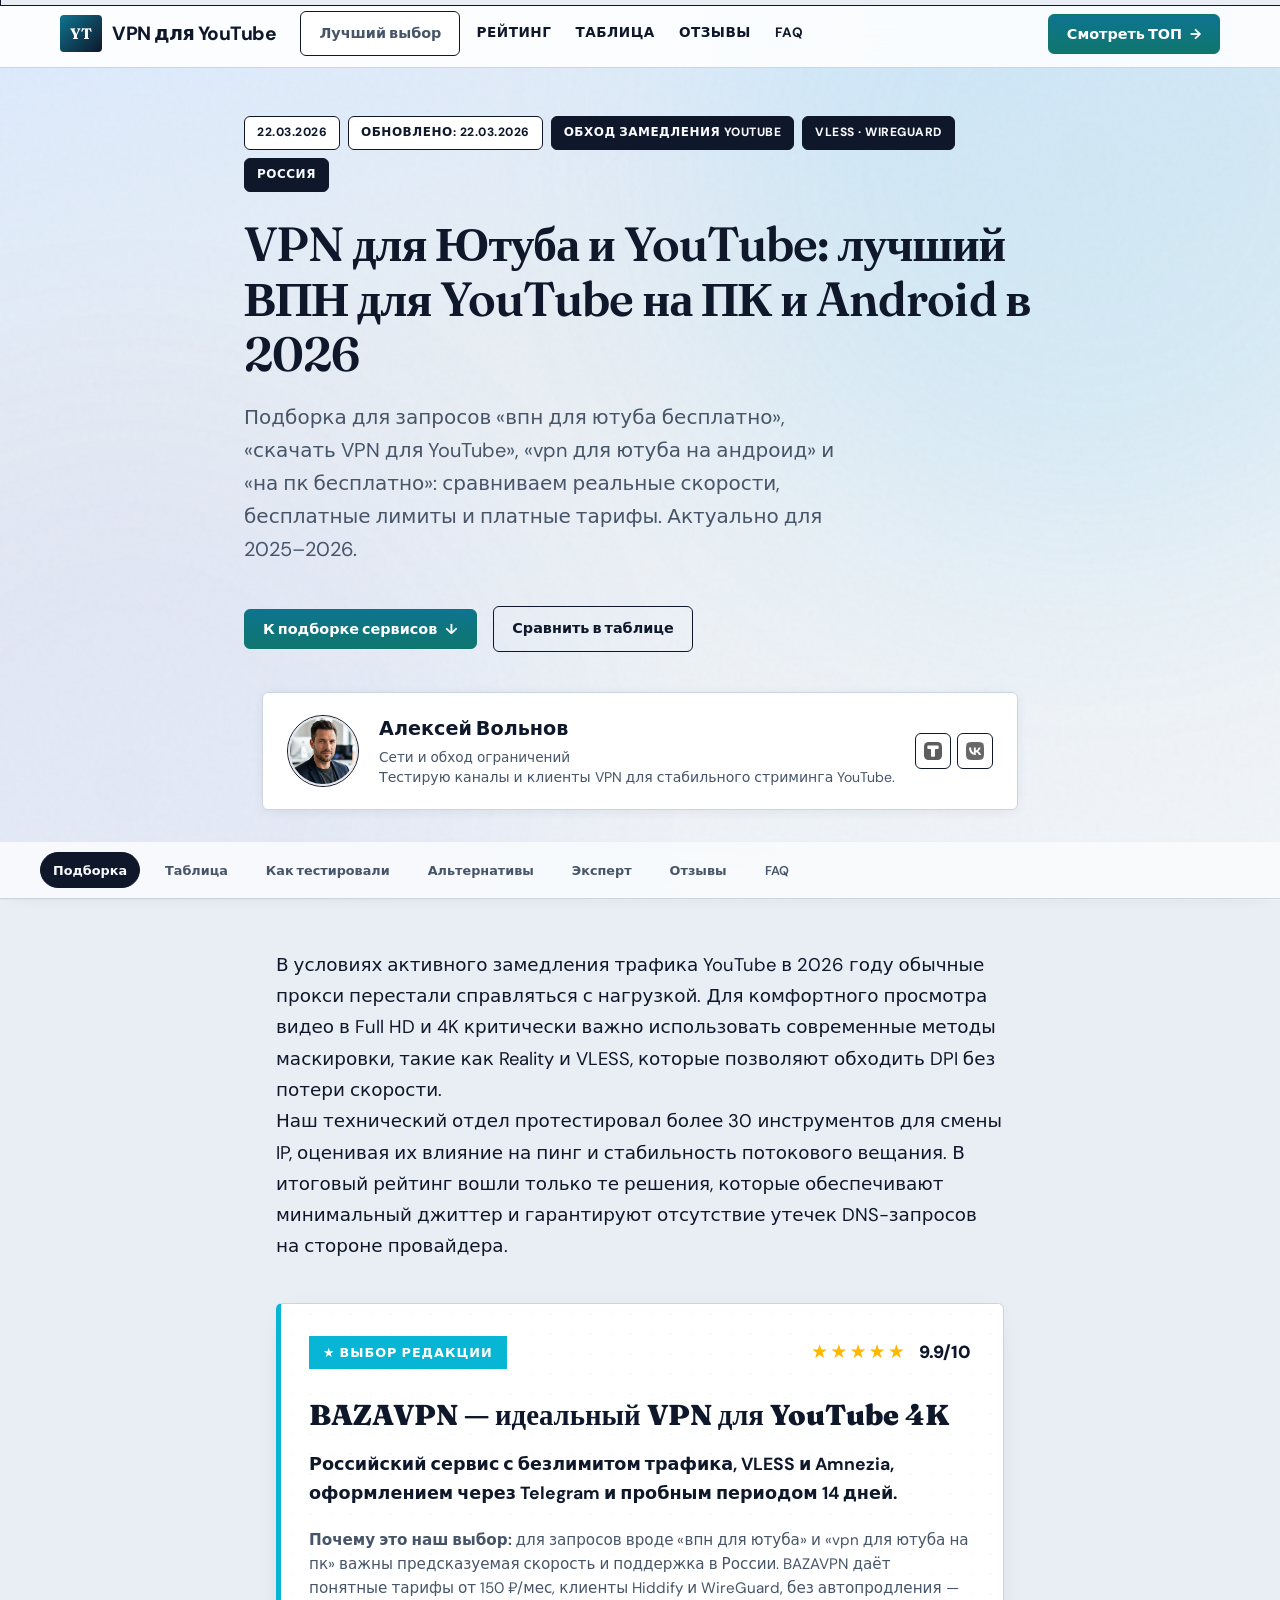
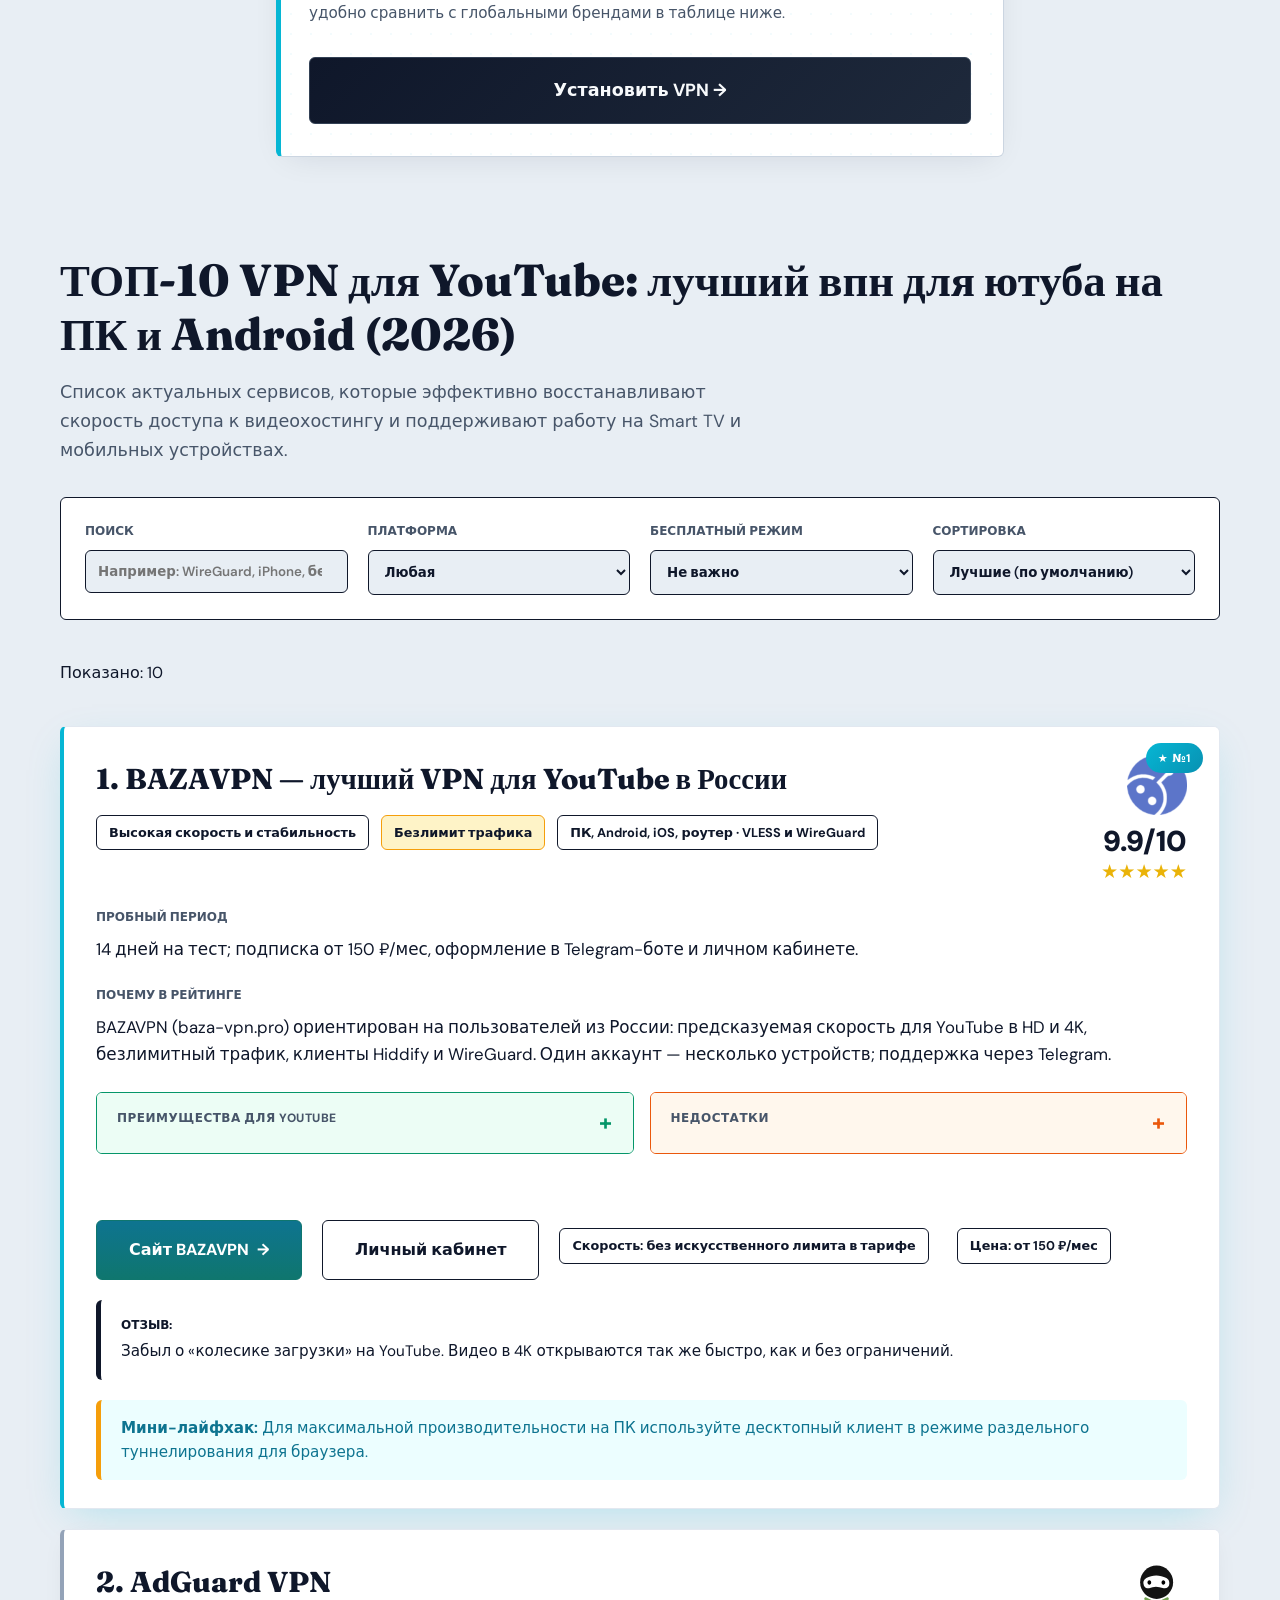
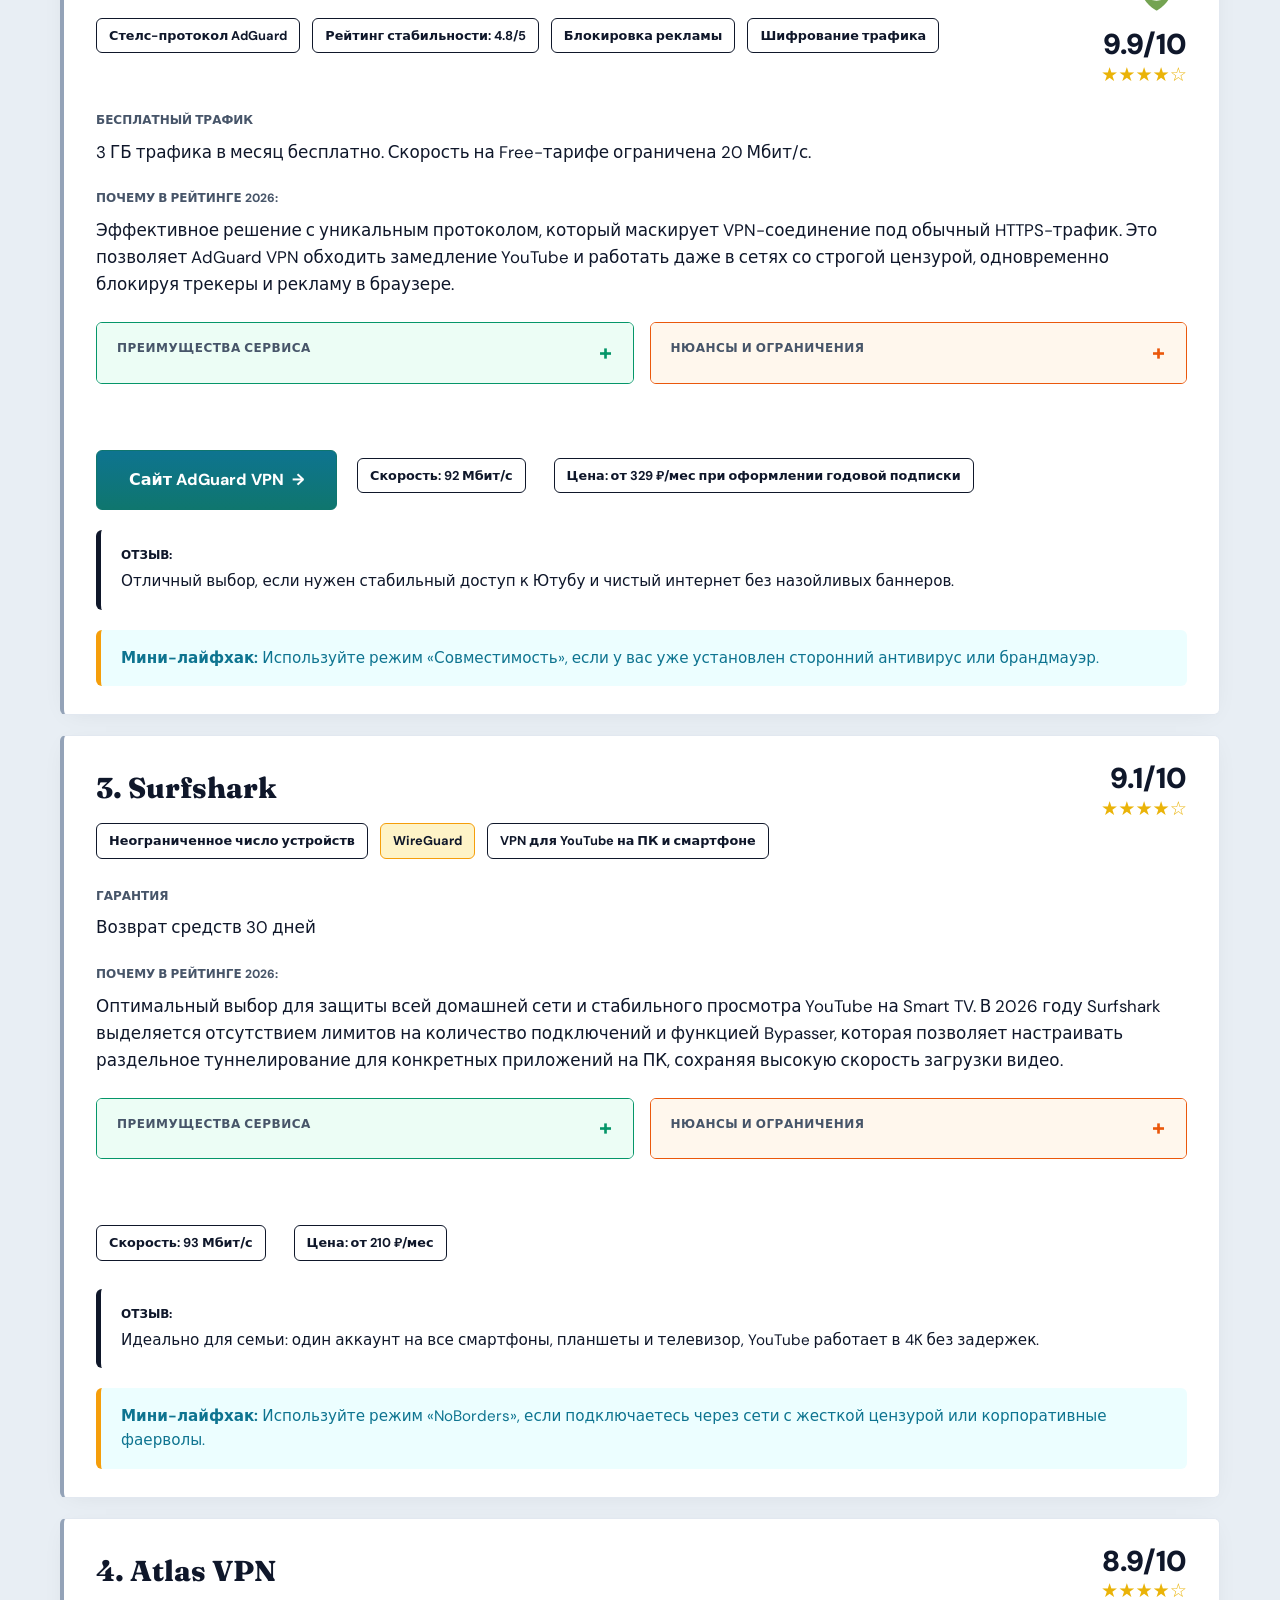
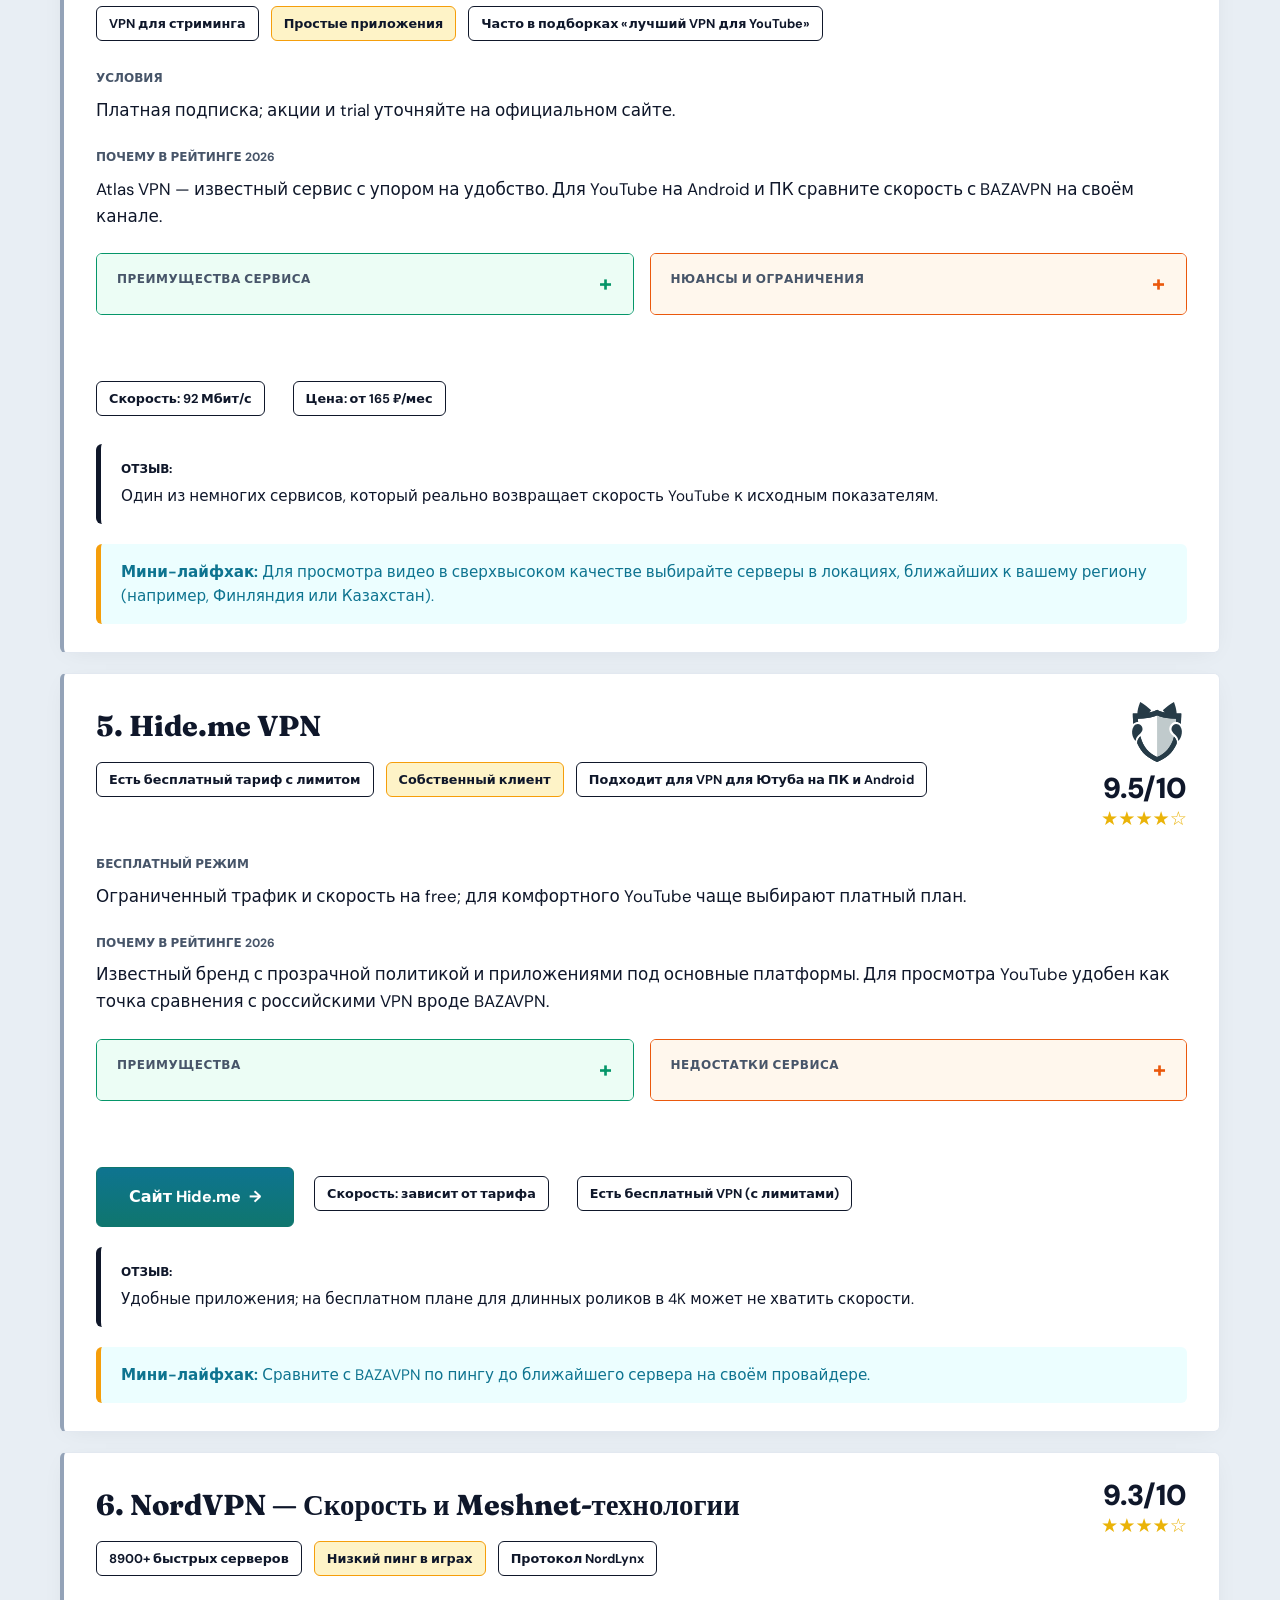
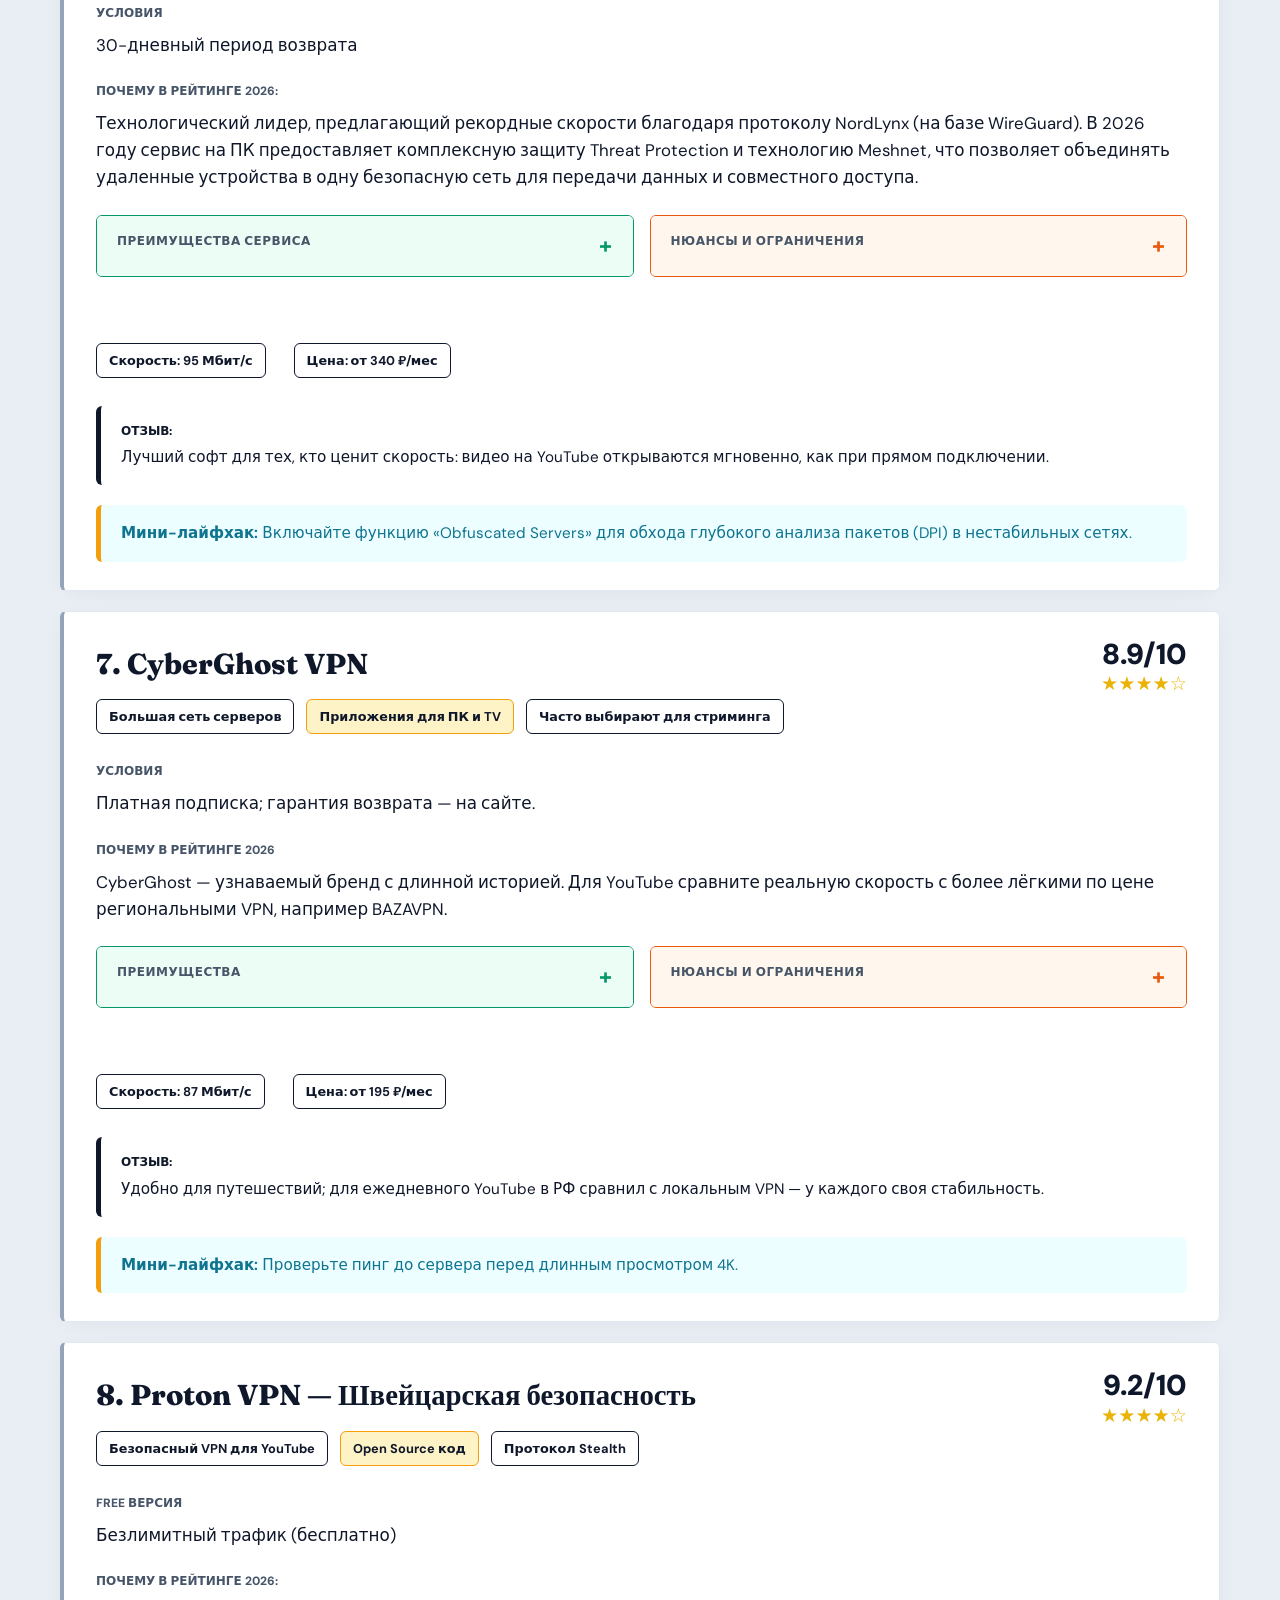
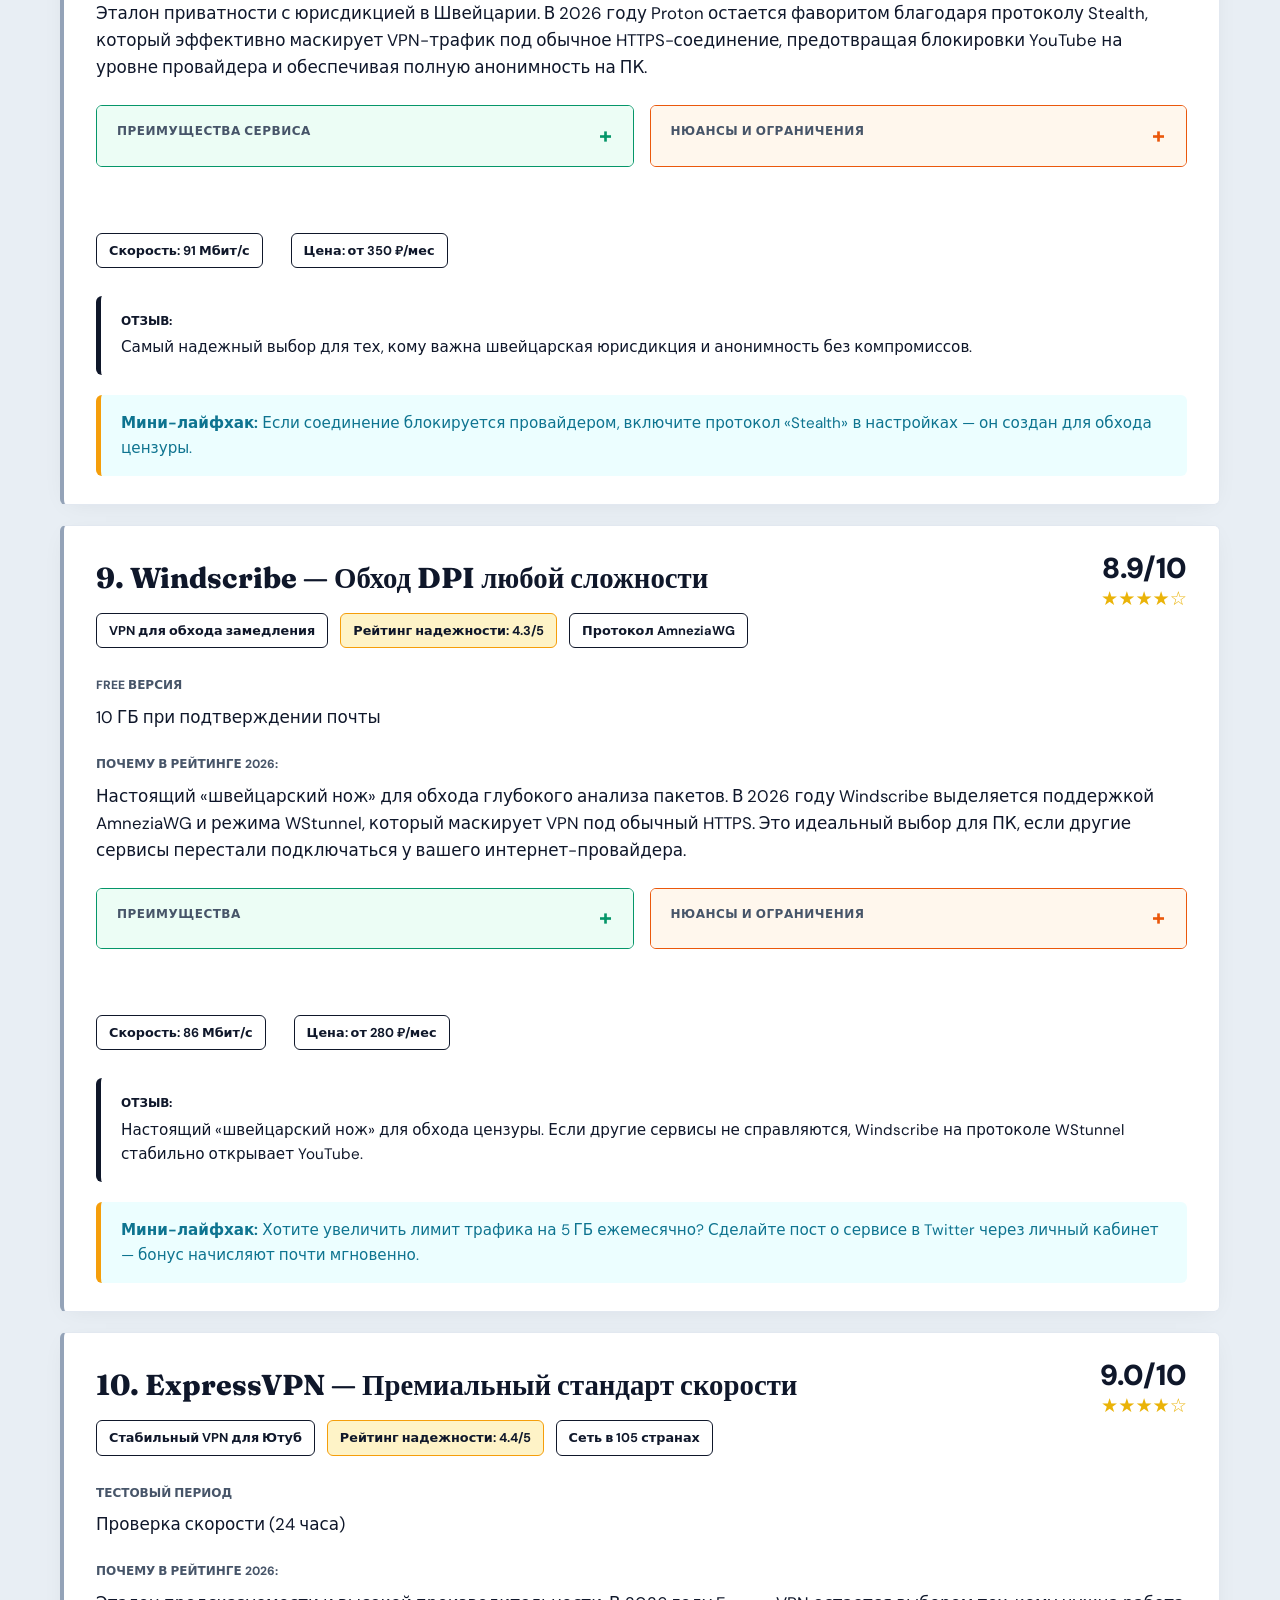
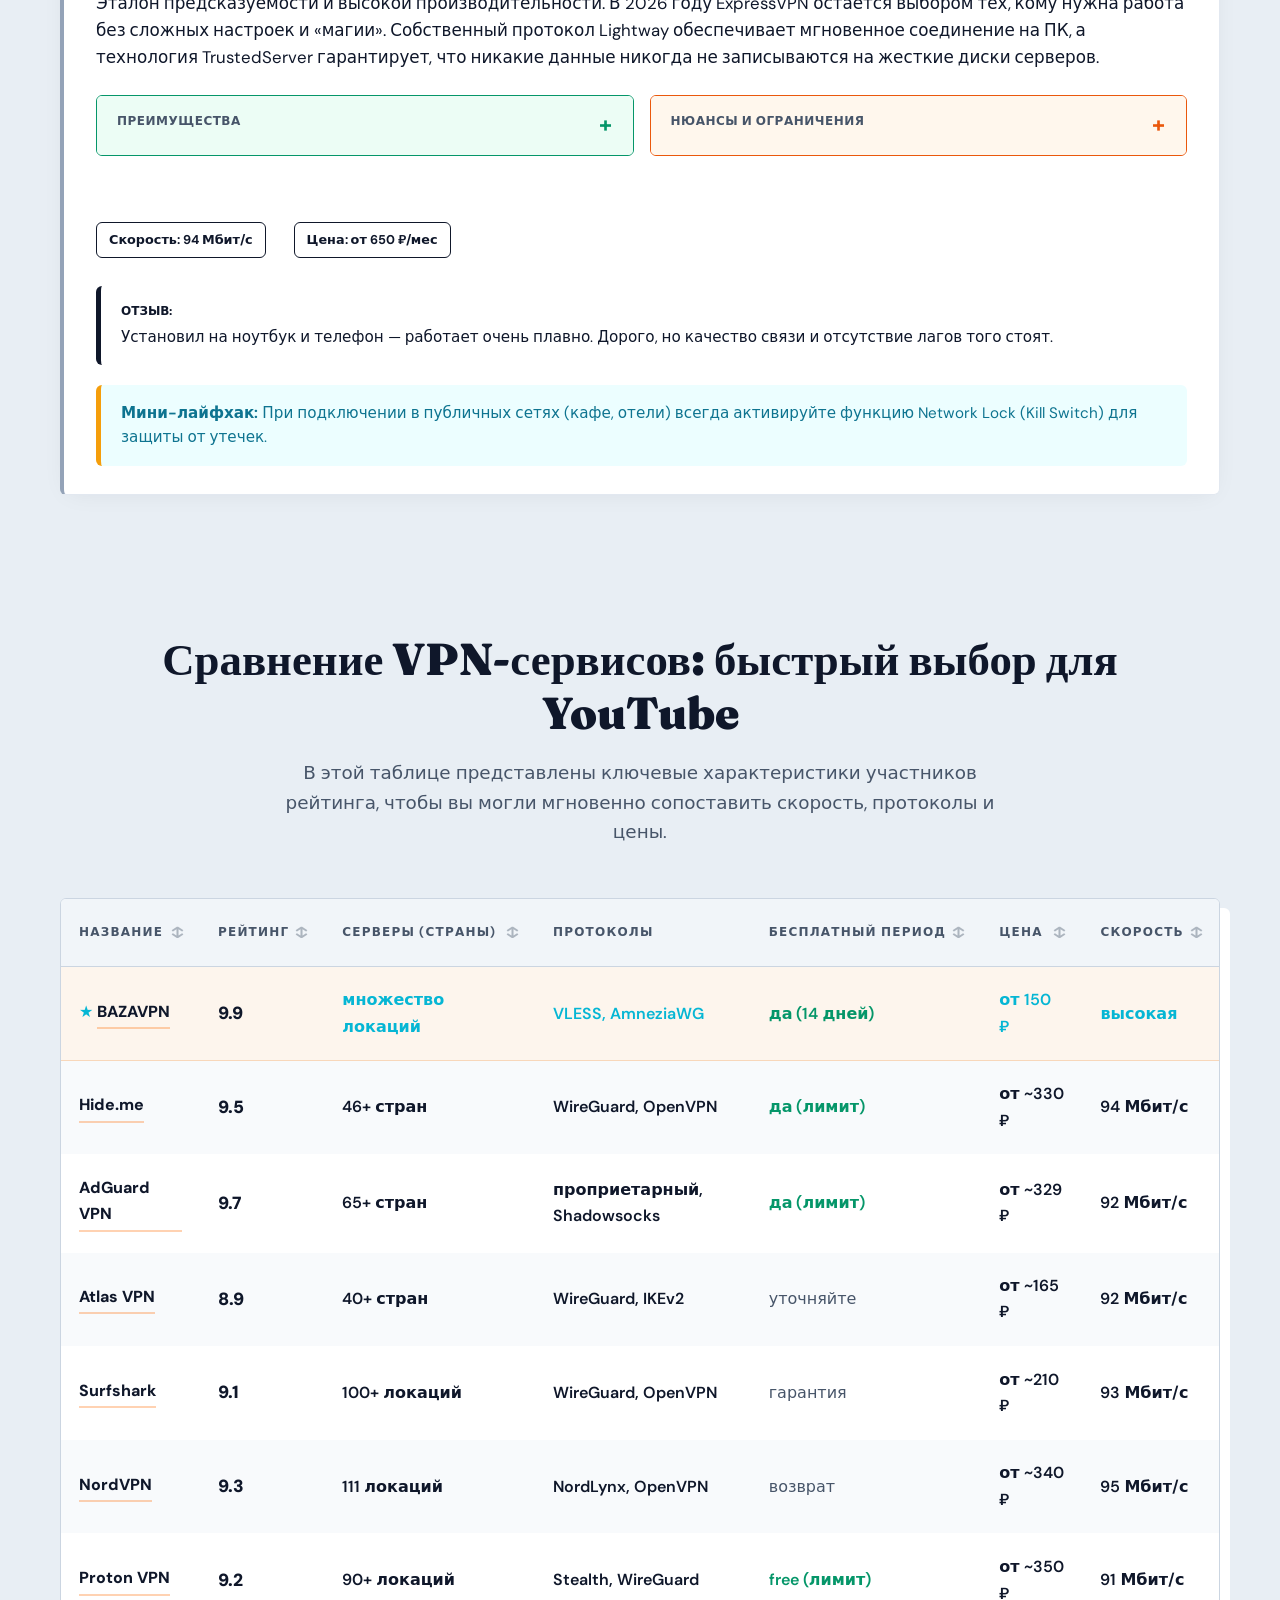
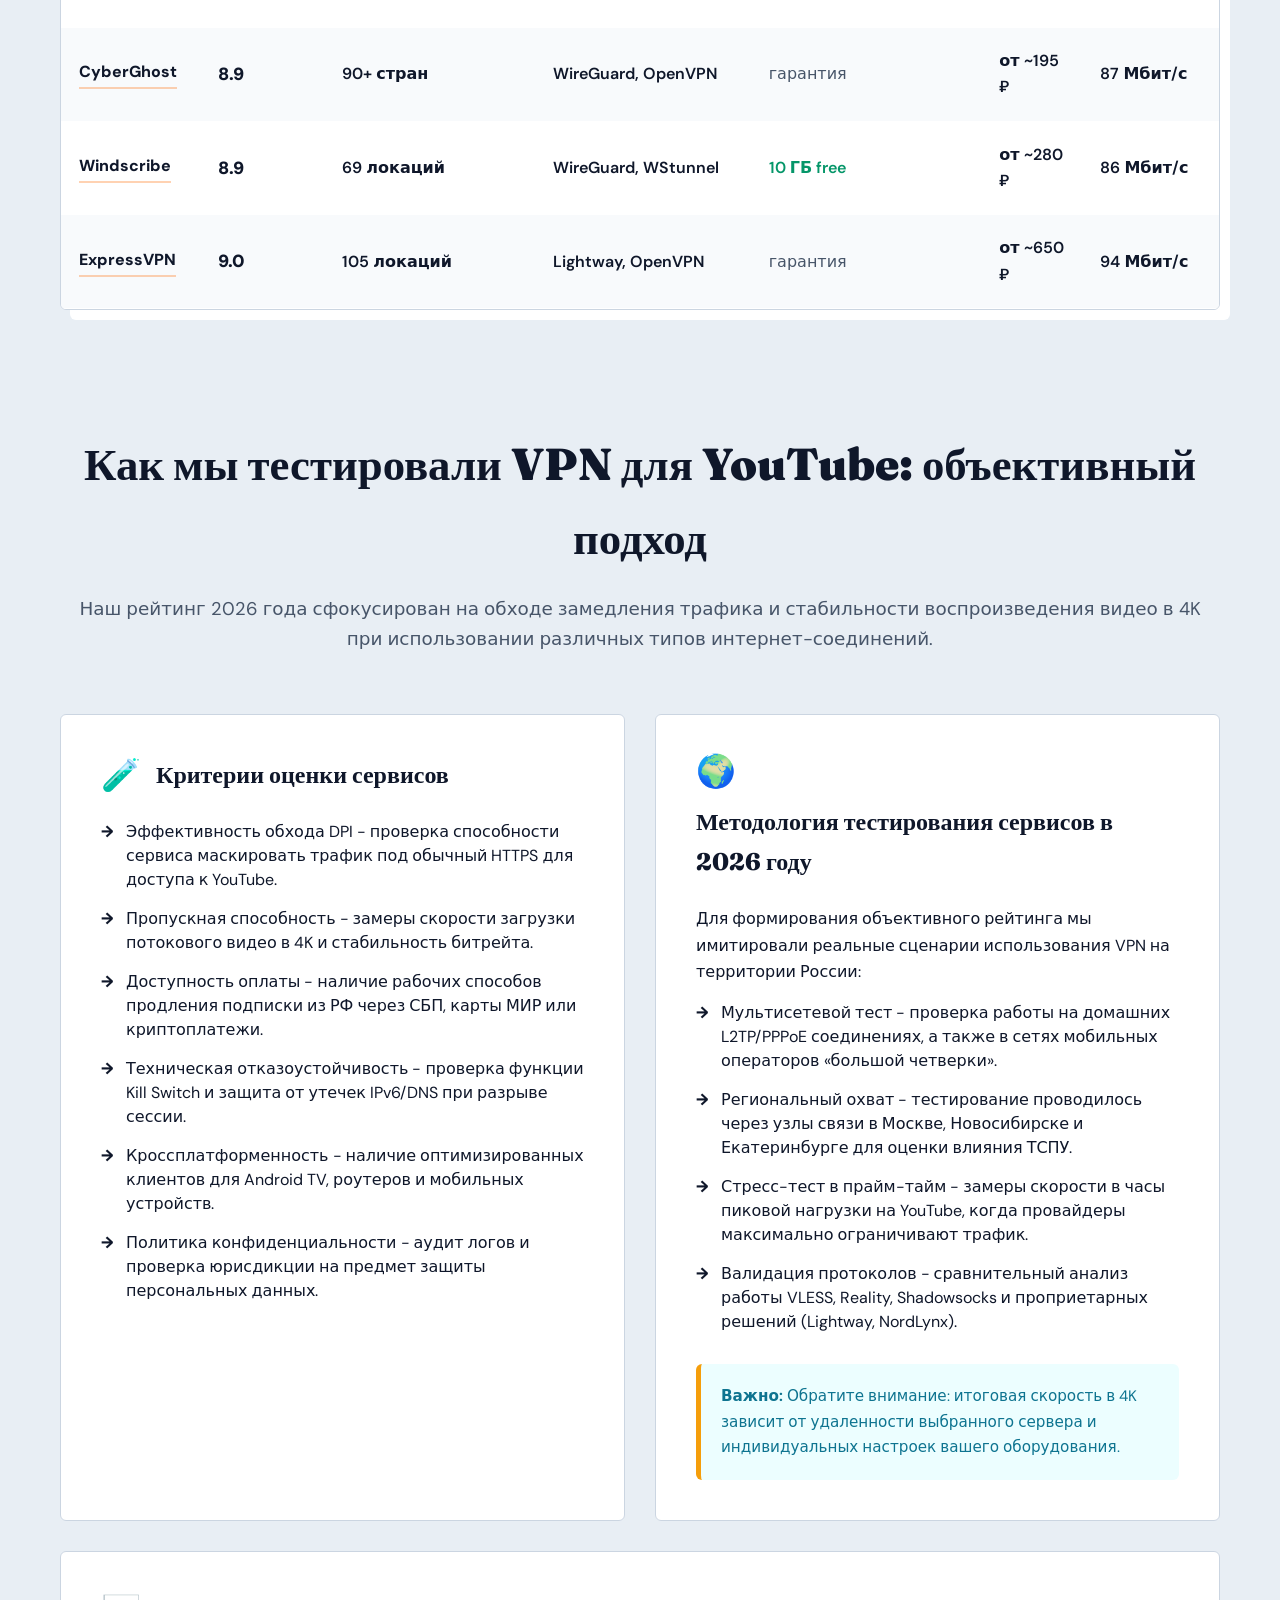
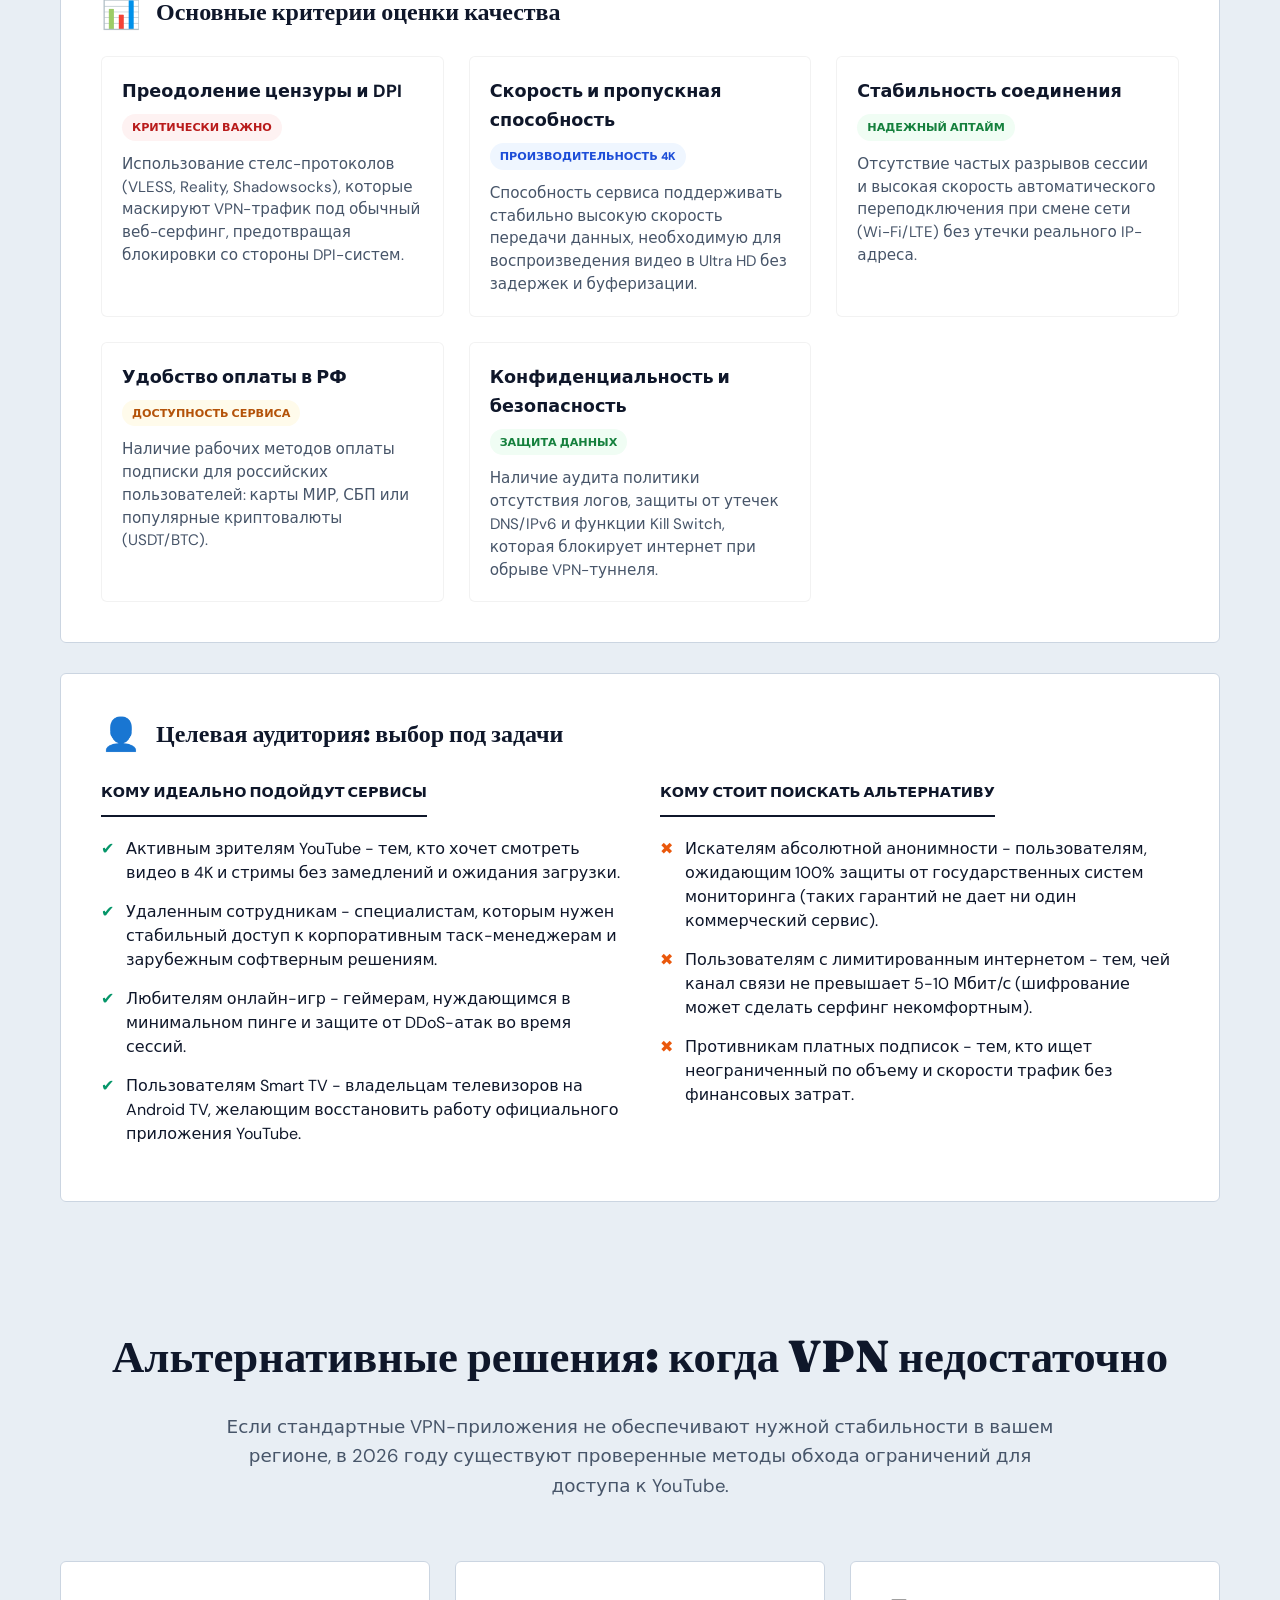
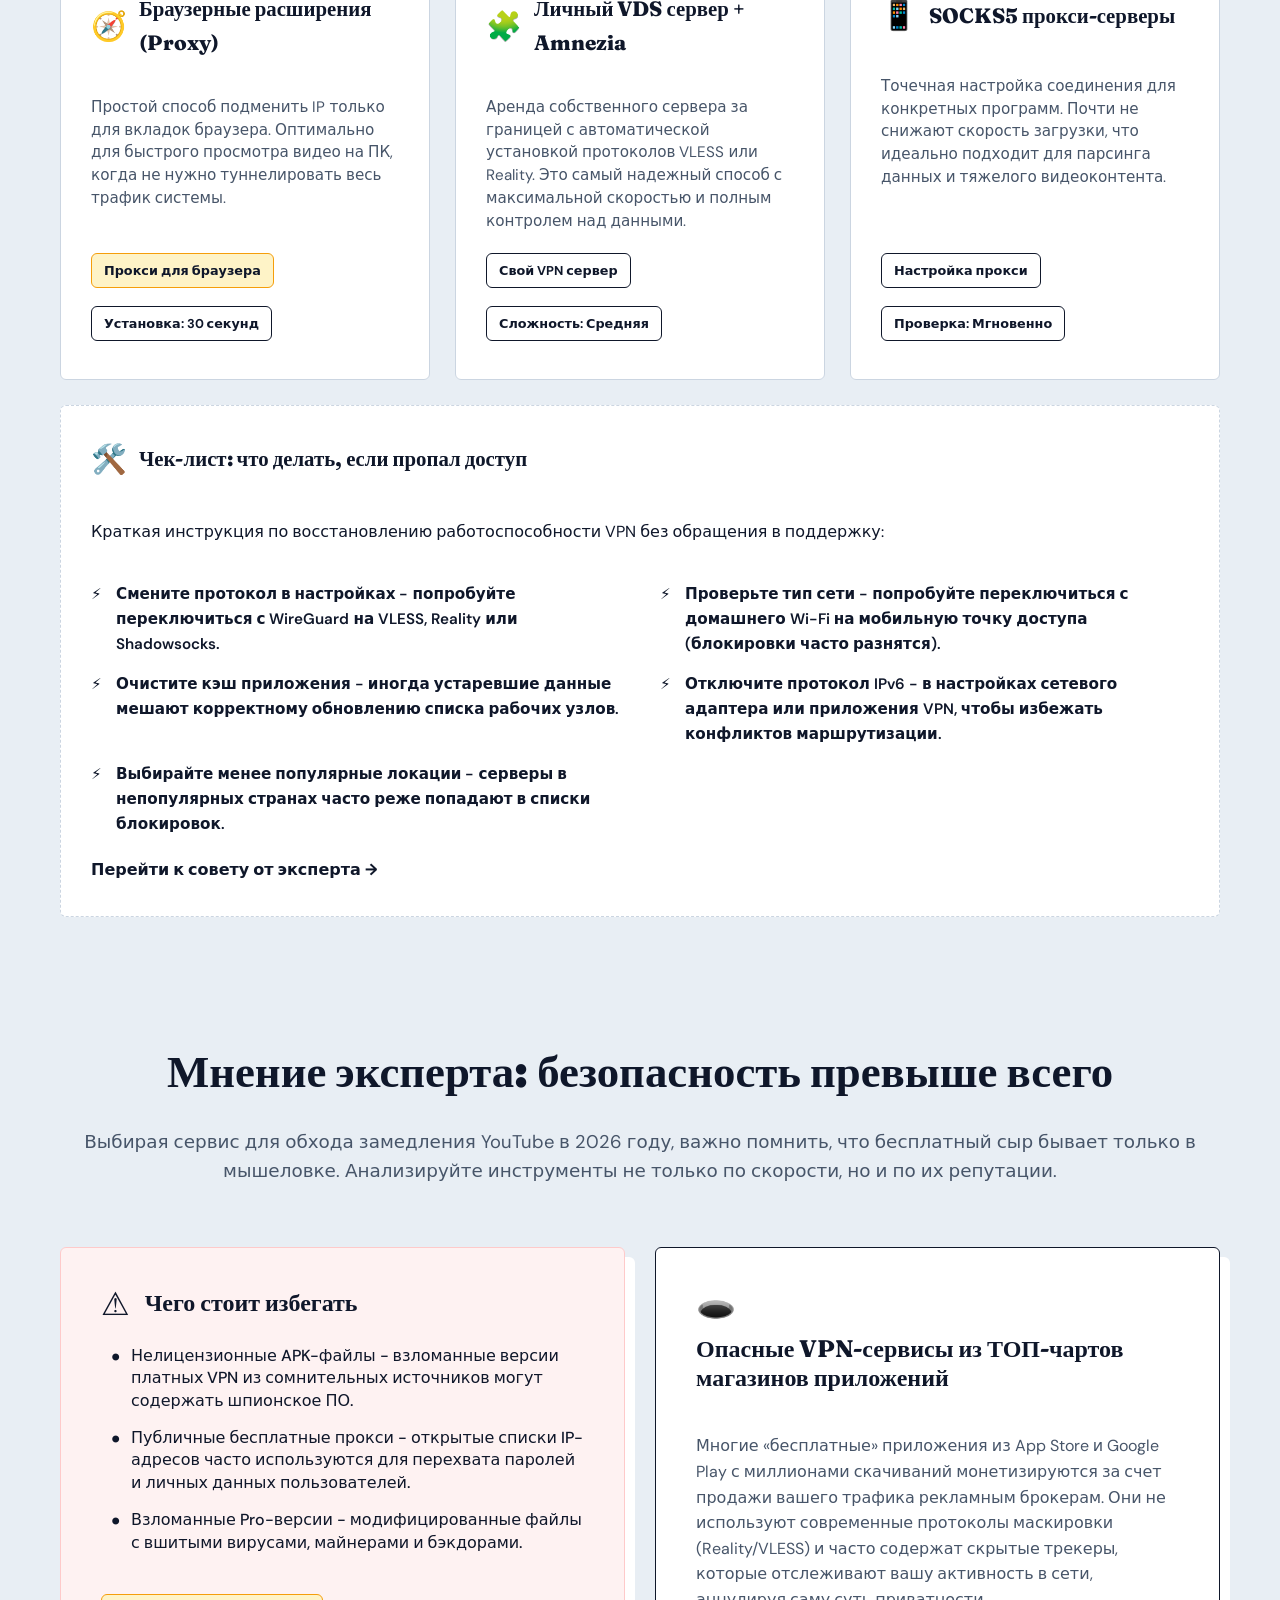
<file: index.html>
<!doctype html>
<html lang="ru">
<head>
  <meta charset="utf-8" />
  <link rel="icon" type="image/svg+xml" href="favicon.svg">
  <link rel="apple-touch-icon" href="favicon.svg">
  <meta name="viewport" content="width=device-width, initial-scale=1" />
  <meta name="theme-color" content="#0f172a" />
  <meta name="description" content="ВПН для Ютуба и YouTube: рейтинг 2026. Лучший VPN для YouTube на ПК и Android, бесплатные тарифы у известных брендов, скачать клиент — сравнение со скоростью и обходом замедления. BAZAVPN для России." />
  <title>VPN для Ютуба 2026: лучший ВПН для YouTube на ПК и Android | рейтинг и скачать</title>
  <link rel="canonical" href="https://vpn-for-youtube.github.io/" />
  <meta property="og:type" content="website" />
  <meta property="og:url" content="https://vpn-for-youtube.github.io/" />
  <meta property="og:title" content="VPN для Ютуба 2026: лучший ВПН для YouTube на ПК и Android" />
  <meta property="og:description" content="Подборка VPN для YouTube: бесплатные режимы, скачать для Android и Windows, стабильный просмотр в России. ТОП сервисов 2025–2026." />
  <meta property="og:locale" content="ru_RU" />

  <!-- Fonts: отличные от шаблона-эталона -->
  <link rel="preconnect" href="https://fonts.googleapis.com">
  <link rel="preconnect" href="https://fonts.gstatic.com" crossorigin>
  <link href="https://fonts.googleapis.com/css2?family=Fraunces:ital,opsz,wght@0,9..144,500;0,9..144,700;1,9..144,500&family=DM+Sans:ital,opsz,wght@0,9..40,400;0,9..40,500;0,9..40,600;0,9..40,700;1,9..40,400&display=swap" rel="stylesheet">

  <link rel="stylesheet" href="./styles.css" />

  <!-- schema-->
  <script type="application/ld+json">
{
  "@context": "https://schema.org",
  "@type": "Article",
  "mainEntityOfPage": {
    "@type": "WebPage",
    "@id": "https://vpn-for-youtube.github.io/"
  },
  "headline": "VPN для Ютуба 2026: лучший ВПН для YouTube на ПК и Android — рейтинг",
  "alternativeHeadline": "ТОП-10 VPN для комфортного YouTube: Рейтинг 2026",
  "description": "Ищете рабочий VPN для Ютуб в 2026 году? Тестируем лучшие сервисы для обхода замедления и просмотра видео в 4K. Сравнение протоколов VLESS, Reality и Shadowsocks.",
  "inLanguage": "ru-RU",
  "datePublished": "2026-03-22",
  "dateModified": "2026-03-22",
  "author": {
    "@type": "Person",
    "name": "Алексей Вольнов",
    "jobTitle": "Специалист по сетевой безопасности",
    "description": "Эксперт в области сетевых технологий и обхода интернет-цензуры. Занимается тестированием пропускной способности каналов и настройкой стелс-протоколов для стабильного стриминга."
  },
  "publisher": {
    "@type": "Organization",
    "name": "VPN для YouTube — обзор",
    "logo": {
      "@type": "ImageObject",
      "url": "https://vpn-for-youtube.github.io/favicon.svg"
    }
  },
  "articleSection": [
    "Выбор редакции",
    "Об авторе",
    "ТОП-15",
    "Таблица сравнения",
    "Методология",
    "Отзывы",
    "FAQ",
    "Альтернативные методы",
    "Совет эксперта"
  ],
  "isPartOf": {
    "@type": "WebSite",
    "name": "VPN для YouTube — рейтинг",
    "url": "https://vpn-for-youtube.github.io/"
  }
}
</script>
<script type="application/ld+json">
{
  "@context": "https://schema.org",
  "@type": "ItemList",
  "name": "ТОП-10 Лучших VPN для YouTube в России [2026]: Рейтинг сервисов без замедления",
  "description": "Ищете рабочий VPN для Ютуб в 2026 году? Тестируем лучшие сервисы для обхода замедления и просмотра видео в 4K. Сравнение протоколов VLESS, Reality и Shadowsocks.",
  "itemListOrder": "https://schema.org/ItemListOrderDescending",
  "numberOfItems": 10,
  "itemListElement": [
    {
      "@type": "ListItem",
      "position": 1,
      "url": "https://vpn-for-youtube.github.io/#bazavpn",
      "name": "BAZAVPN"
    },
    {
      "@type": "ListItem",
      "position": 2,
      "url": "https://vpn-for-youtube.github.io/#hideme",
      "name": "Hide.me"
    },
    {
      "@type": "ListItem",
      "position": 3,
      "url": "https://vpn-for-youtube.github.io/#adguardvpn",
      "name": "AdGuard VPN"
    },
    {
      "@type": "ListItem",
      "position": 4,
      "url": "https://vpn-for-youtube.github.io/#atlasvpn",
      "name": "Atlas VPN"
    },
    {
      "@type": "ListItem",
      "position": 5,
      "url": "https://vpn-for-youtube.github.io/#surfshark",
      "name": "Surfshark"
    },
    {
      "@type": "ListItem",
      "position": 6,
      "url": "https://vpn-for-youtube.github.io/#nordvpn",
      "name": "NordVPN"
    },
    {
      "@type": "ListItem",
      "position": 7,
      "url": "https://vpn-for-youtube.github.io/#protonvpn",
      "name": "Proton VPN"
    },
    {
      "@type": "ListItem",
      "position": 8,
      "url": "https://vpn-for-youtube.github.io/#cyberghost",
      "name": "CyberGhost VPN"
    },
    {
      "@type": "ListItem",
      "position": 9,
      "url": "https://vpn-for-youtube.github.io/#windscribe",
      "name": "Windscribe"
    },
    {
      "@type": "ListItem",
      "position": 10,
      "url": "https://vpn-for-youtube.github.io/#expressvpn",
      "name": "ExpressVPN"
    }
  ]
}
</script>
<script type="application/ld+json">
{
  "@context": "https://schema.org",
  "@graph": [
    {
      "@type": "Service",
      "@id": "https://vpn-for-youtube.github.io/#bazavpn",
      "name": "BAZAVPN",
      "alternateName": "baza-vpn.pro",
      "serviceType": "VPN-сервис",
      "description": "Платный VPN для России: VLESS, WireGuard, безлимит трафика, стабильный YouTube в HD и 4K. Оформление через Telegram, пробный период 14 дней.",
      "provider": {
        "@type": "Organization",
        "name": "BAZAVPN",
        "url": "https://baza-vpn.pro/"
      },
      "areaServed": {
        "@type": "Country",
        "name": "Россия"
      },
      "offers": {
        "@type": "Offer",
        "price": "150",
        "priceCurrency": "RUB",
        "category": "subscription",
        "description": "Подписка BAZAVPN с безлимитным трафиком, от 150 ₽/мес.",
        "url": "https://baza-vpn.pro/",
        "availability": "https://schema.org/InStock"
      },
      "aggregateRating": {
        "@type": "AggregateRating",
        "ratingValue": "9.9",
        "bestRating": "10",
        "worstRating": "0",
        "ratingCount": 5,
        "reviewCount": 5
      }
    },
    {
      "@type": "Service",
      "@id": "https://vpn-for-youtube.github.io/#hideme",
      "name": "Hide.me VPN",
      "serviceType": "VPN-сервис",
      "description": "VPN с бесплатным тарифом с ограничениями и премиум-планами; подходит для базового просмотра YouTube.",
      "provider": {
        "@type": "Organization",
        "name": "Hide.me",
        "url": "https://hide.me/"
      },
      "areaServed": {
        "@type": "Country",
        "name": "Россия"
      },
      "offers": {
        "@type": "Offer",
        "price": "0",
        "priceCurrency": "USD",
        "category": "subscription",
        "description": "Есть бесплатный план с лимитом трафика; платные тарифы расширяют скорость и локации.",
        "url": "https://hide.me/",
        "availability": "https://schema.org/InStock"
      },
      "aggregateRating": {
        "@type": "AggregateRating",
        "ratingValue": "9.5",
        "bestRating": "10",
        "worstRating": "0",
        "ratingCount": 4,
        "reviewCount": 4
      }
    },
    {
      "@type": "Service",
      "@id": "https://vpn-for-youtube.github.io/#adguardvpn",
      "name": "AdGuard VPN",
      "serviceType": "VPN-сервис",
      "description": "VPN-сервис с проприетарным протоколом AdGuard, маскирующимся под HTTPS, и встроенной экосистемой блокировки рекламы и трекеров.",
      "provider": {
        "@type": "Organization",
        "name": "AdGuard VPN",
        "url": "https://adguard-vpn.com/"
      },
      "areaServed": {
        "@type": "Country",
        "name": "Россия"
      },
      "offers": {
        "@type": "Offer",
        "price": "329",
        "priceCurrency": "RUB",
        "category": "subscription",
        "description": "Подписка AdGuard VPN при годовой оплате.",
        "url": "https://adguard-vpn.com/",
        "availability": "https://schema.org/InStock"
      },
      "aggregateRating": {
        "@type": "AggregateRating",
        "ratingValue": "9.9",
        "bestRating": "10",
        "worstRating": "0",
        "ratingCount": 4,
        "reviewCount": 4
      }
    },
    {
      "@type": "Service",
      "@id": "https://vpn-for-youtube.github.io/#atlasvpn",
      "name": "Atlas VPN",
      "serviceType": "VPN-сервис",
      "description": "VPN-сервис с приложениями для основных платформ; часто используется для стриминга и обхода региональных ограничений.",
      "provider": {
        "@type": "Organization",
        "name": "Atlas VPN",
        "url": "https://atlasvpn.com/"
      },
      "areaServed": {
        "@type": "Country",
        "name": "Россия"
      },
      "offers": {
        "@type": "Offer",
        "price": "0",
        "priceCurrency": "USD",
        "category": "subscription",
        "description": "Платные планы и акции по подписке; условия уточняйте на сайте.",
        "url": "https://atlasvpn.com/",
        "availability": "https://schema.org/InStock"
      },
      "aggregateRating": {
        "@type": "AggregateRating",
        "ratingValue": "8.9",
        "bestRating": "10",
        "worstRating": "0",
        "ratingCount": 4,
        "reviewCount": 4
      }
    },
    {
      "@type": "Service",
      "@id": "https://vpn-for-youtube.github.io/#surfshark",
      "name": "Surfshark",
      "serviceType": "VPN-сервис",
      "description": "VPN без лимита устройств на аккаунте, WireGuard и функции для обхода блокировок; удобен для семьи и Smart TV.",
      "provider": {
        "@type": "Organization",
        "name": "Surfshark",
        "url": "https://surfshark.com/"
      },
      "areaServed": {
        "@type": "Country",
        "name": "Россия"
      },
      "offers": {
        "@type": "Offer",
        "price": "210",
        "priceCurrency": "RUB",
        "category": "subscription",
        "description": "Возврат средств 30 дней",
        "url": "https://surfshark.com/",
        "availability": "https://schema.org/InStock"
      },
      "aggregateRating": {
        "@type": "AggregateRating",
        "ratingValue": "9.1",
        "bestRating": "10",
        "worstRating": "0",
        "ratingCount": 4,
        "reviewCount": 4
      }
    },
    {
      "@type": "Service",
      "@id": "https://vpn-for-youtube.github.io/#nordvpn",
      "name": "NordVPN — Скорость и Meshnet-технологии",
      "serviceType": "VPN-сервис",
      "description": "Технологический лидер, предлагающий рекордные скорости благодаря протоколу NordLynx (на базе WireGuard). В 2026 году сервис на ПК предоставляет комплексную защиту Threat Protection и технологию Meshnet, что позволяет объединять удаленные устройства в одну безопасную сеть для передачи данных и совместного доступа.",
      "provider": {
        "@type": "Organization",
        "name": "NordVPN",
        "url": "https://nordvpn.com/"
      },
      "areaServed": {
        "@type": "Country",
        "name": "Россия"
      },
      "offers": {
        "@type": "Offer",
        "price": "340",
        "priceCurrency": "RUB",
        "category": "subscription",
        "description": "30-дневный период возврата",
        "url": "https://nordvpn.com/",
        "availability": "https://schema.org/InStock"
      },
      "aggregateRating": {
        "@type": "AggregateRating",
        "ratingValue": "9.3",
        "bestRating": "10",
        "worstRating": "0",
        "ratingCount": 4,
        "reviewCount": 5
      }
    },
    {
      "@type": "Service",
      "@id": "https://vpn-for-youtube.github.io/#protonvpn",
      "name": "Proton VPN — Швейцарская безопасность",
      "serviceType": "VPN-сервис",
      "description": "Эталон приватности с юрисдикцией в Швейцарии. В 2026 году Proton остается фаворитом благодаря протоколу Stealth, который эффективно маскирует VPN-трафик под обычное HTTPS-соединение, предотвращая блокировки YouTube на уровне провайдера и обеспечивая полную анонимность на ПК.",
      "provider": {
        "@type": "Organization",
        "name": "Proton VPN",
        "url": "https://protonvpn.com/"
      },
      "areaServed": {
        "@type": "Country",
        "name": "Россия"
      },
      "offers": {
        "@type": "Offer",
        "price": "350",
        "priceCurrency": "RUB",
        "category": "subscription",
        "description": "Есть бесплатный план с ограничениями; полный доступ — по подписке",
        "url": "https://protonvpn.com/",
        "availability": "https://schema.org/InStock"
      },
      "aggregateRating": {
        "@type": "AggregateRating",
        "ratingValue": "9.2",
        "bestRating": "10",
        "worstRating": "0",
        "ratingCount": 4,
        "reviewCount": 4
      }
    },
    {
      "@type": "Service",
      "@id": "https://vpn-for-youtube.github.io/#cyberghost",
      "name": "CyberGhost VPN",
      "serviceType": "VPN-сервис",
      "description": "Крупная сеть серверов, приложения для ПК и мобильных ОС; подходит для стриминга и анонимного доступа в интернет.",
      "provider": {
        "@type": "Organization",
        "name": "CyberGhost",
        "url": "https://cyberghostvpn.com/"
      },
      "areaServed": {
        "@type": "Country",
        "name": "Россия"
      },
      "offers": {
        "@type": "Offer",
        "price": "0",
        "priceCurrency": "USD",
        "category": "subscription",
        "description": "Платная подписка; период возврата уточняйте на сайте.",
        "url": "https://cyberghostvpn.com/",
        "availability": "https://schema.org/InStock"
      },
      "aggregateRating": {
        "@type": "AggregateRating",
        "ratingValue": "8.9",
        "bestRating": "10",
        "worstRating": "0",
        "ratingCount": 4,
        "reviewCount": 4
      }
    },
    {
      "@type": "Service",
      "@id": "https://vpn-for-youtube.github.io/#windscribe",
      "name": "Windscribe — Обход DPI любой сложности",
      "serviceType": "VPN-сервис",
      "description": "Настоящий «швейцарский нож» для обхода глубокого анализа пакетов. В 2026 году Windscribe выделяется поддержкой AmneziaWG и режима WStunnel, который маскирует VPN под обычный HTTPS. Это идеальный выбор для ПК, если другие сервисы перестали подключаться у вашего интернет-провайдера.",
      "provider": {
        "@type": "Organization",
        "name": "Windscribe",
        "url": "https://windscribe.com/"
      },
      "areaServed": {
        "@type": "Country",
        "name": "Россия"
      },
      "offers": {
        "@type": "Offer",
        "price": "280",
        "priceCurrency": "RUB",
        "category": "subscription",
        "description": "10 ГБ при подтверждении почты",
        "url": "https://windscribe.com/",
        "availability": "https://schema.org/InStock"
      },
      "aggregateRating": {
        "@type": "AggregateRating",
        "ratingValue": "8.9",
        "bestRating": "10",
        "worstRating": "0",
        "ratingCount": 4,
        "reviewCount": 4
      }
    },
    {
      "@type": "Service",
      "@id": "https://vpn-for-youtube.github.io/#expressvpn",
      "name": "ExpressVPN — Премиальный стандарт скорости",
      "serviceType": "VPN-сервис",
      "description": "Эталон предсказуемости и высокой производительности. В 2026 году ExpressVPN остается выбором тех, кому нужна работа без сложных настроек и «магии». Собственный протокол Lightway обеспечивает мгновенное соединение на ПК, а технология TrustedServer гарантирует, что никакие данные никогда не записываются на жесткие диски серверов.",
      "provider": {
        "@type": "Organization",
        "name": "ExpressVPN",
        "url": "https://expressvpn.com/"
      },
      "areaServed": {
        "@type": "Country",
        "name": "Россия"
      },
      "offers": {
        "@type": "Offer",
        "price": "650",
        "priceCurrency": "RUB",
        "category": "subscription",
        "description": "Гарантия возврата — на сайте",
        "url": "https://expressvpn.com/",
        "availability": "https://schema.org/InStock"
      },
      "aggregateRating": {
        "@type": "AggregateRating",
        "ratingValue": "9.0",
        "bestRating": "10",
        "worstRating": "0",
        "ratingCount": 4,
        "reviewCount": 4
      }
    }
  ]
}
</script>
<script type="application/ld+json">
{
  "@context": "https://schema.org",
  "@type": "FAQPage",
  "mainEntity": [
    {
      "@type": "Question",
      "name": "Законно ли использовать VPN для YouTube в России?",
      "acceptedAnswer": {
        "@type": "Answer",
        "text": "Да, использование VPN частными лицами для доступа к контенту не запрещено законом, ограничения касаются только деятельности самих провайдеров."
      }
    },
    {
      "@type": "Question",
      "name": "Почему старые VPN перестали открывать видео?",
      "acceptedAnswer": {
        "@type": "Answer",
        "text": "В 2026 году DPI-системы блокируют стандартные WireGuard и OpenVPN. Для работы нужны протоколы маскировки трафика, такие как VLESS или Reality."
      }
    },
    {
      "@type": "Question",
      "name": "Насколько сильно VPN разряжает аккумулятор телефона?",
      "acceptedAnswer": {
        "@type": "Answer",
        "text": "Шифрование данных создает нагрузку на процессор. Протоколы нового поколения (VLESS) более энергоэффективны, но расход батареи может вырасти на 7–12%."
      }
    },
    {
      "@type": "Question",
      "name": "Как сейчас оплатить зарубежный VPN из РФ?",
      "acceptedAnswer": {
        "@type": "Answer",
        "text": "Популярные способы в марте 2026: оплата через СБП в Telegram-ботах сервисов, использование криптовалюты (USDT) или подарочных карт."
      }
    },
    {
      "@type": "Question",
      "name": "Какая потеря скорости считается нормальной при включенном VPN?",
      "acceptedAnswer": {
        "@type": "Answer",
        "text": "При использовании качественного сервиса потеря составляет 10–25%. Для YouTube 4K достаточно стабильного канала от 50 Мбит/с через VPN."
      }
    },
    {
      "@type": "Question",
      "name": "Могут ли заблокировать мой аккаунт Google за использование VPN?",
      "acceptedAnswer": {
        "@type": "Answer",
        "text": "Нет, Google не блокирует пользователей за смену IP, однако может чаще запрашивать подтверждение личности через SMS или почту."
      }
    },
    {
      "@type": "Question",
      "name": "Работает ли VPN на телевизорах Smart TV?",
      "acceptedAnswer": {
        "@type": "Answer",
        "text": "Да, современные сервисы (BAZAVPN, AdGuard) имеют нативные приложения для Android TV, восстанавливающие работу YouTube на ТВ."
      }
    },
    {
      "@type": "Question",
      "name": "В чем разница между бесплатным и платным VPN?",
      "acceptedAnswer": {
        "@type": "Answer",
        "text": "Платные сервисы предлагают выделенные каналы 1-10 Гбит/с и протоколы обхода DPI, в то время как бесплатные часто перегружены и нестабильны."
      }
    },
    {
      "@type": "Question",
      "name": "Безопасно ли использовать расширения для браузера вместо программы?",
      "acceptedAnswer": {
        "@type": "Answer",
        "text": "Расширения защищают только трафик браузера. Это удобно для YouTube на ПК, но не защищает системные приложения и игры."
      }
    },
    {
      "@type": "Question",
      "name": "Что делать, если VPN подключен, но YouTube все равно тормозит?",
      "acceptedAnswer": {
        "@type": "Answer",
        "text": "Попробуйте сменить локацию на более близкую (Турция, ОАЭ, страны Европы) или переключите протокол на Shadowsocks/Reality в настройках."
      }
    }
  ]
}
</script>
<script type="application/ld+json">
{
  "@context": "https://schema.org",
  "@graph": [
    {
      "@type": "Review",
      "@id": "https://vpn-for-youtube.github.io/#review-1",
      "itemReviewed": {
        "@type": "Service",
        "name": "BAZAVPN"
      },
      "author": {
        "@type": "Person",
        "name": "Сергей"
      },
      "reviewBody": "Пользуюсь BAZAVPN для YouTube на ПК и телефоне: буферизация реже, чем без VPN. Пробный период помог решить, покупать ли подписку.",
      "reviewRating": {
        "@type": "Rating",
        "ratingValue": "9.8",
        "bestRating": "10",
        "worstRating": "0"
      },
      "datePublished": "2026-03-01"
    },
    {
      "@type": "Review",
      "@id": "https://vpn-for-youtube.github.io/#review-2",
      "itemReviewed": {
        "@type": "Service",
        "name": "AdGuard VPN"
      },
      "author": {
        "@type": "Person",
        "name": "Артем"
      },
      "reviewBody": "Для браузера удобно; на бесплатном плане для длинных роликов в 4K маловато скорости.",
      "reviewRating": {
        "@type": "Rating",
        "ratingValue": "9.8",
        "bestRating": "10",
        "worstRating": "0"
      },
      "datePublished": "2026-03-01"
    },
    {
      "@type": "Review",
      "@id": "https://vpn-for-youtube.github.io/#review-3",
      "itemReviewed": {
        "@type": "Service",
        "name": "Hide.me"
      },
      "author": {
        "@type": "Person",
        "name": "Дмитрий"
      },
      "reviewBody": "Пробовал бесплатный тариф для vpn для ютуба на андроид — хватает для коротких видео, для киносеансов взял платный.",
      "reviewRating": {
        "@type": "Rating",
        "ratingValue": "9.5",
        "bestRating": "10",
        "worstRating": "0"
      },
      "datePublished": "2026-02-28"
    },
    {
      "@type": "Review",
      "@id": "https://vpn-for-youtube.github.io/#review-4",
      "itemReviewed": {
        "@type": "Service",
        "name": "Atlas VPN"
      },
      "author": {
        "@type": "Person",
        "name": "Игорь"
      },
      "reviewBody": "Сравнивал с другими из таблицы — для стабильного YouTube важнее пинг до сервера, чем бренд.",
      "reviewRating": {
        "@type": "Rating",
        "ratingValue": "9.6",
        "bestRating": "10",
        "worstRating": "0"
      },
      "datePublished": "2026-02-27"
    }
  ]
}
</script>

</head>

<body>

  <!-- Ambient background -->
  <div class="bg">
    <div class="bg__blob bg__blob--a" aria-hidden="true"></div>
    <div class="bg__blob bg__blob--b" aria-hidden="true"></div>
    <div class="bg__grid" aria-hidden="true"></div>
    <div class="bg__noise" aria-hidden="true"></div>
  </div>

  <!-- Top progress -->
  <div class="scroll-progress" aria-hidden="true"><span></span></div>

  <!-- Header (первый блок будем делать следующим сообщением) -->
<header class="header" id="top" data-header>
  <div class="container header__inner">
    <a class="brand" href="#top" aria-label="На верх страницы">
      <span class="brand__mark">YT</span>
      <span class="brand__text">VPN для YouTube</span>
    </a>

    <!-- ✅ Выбор редакции — отдельная заметная кнопка (справа от лого, левее меню) -->
    <a href="#editor-choice" class="btn btn--editor header__editor">
      Лучший выбор
    </a>

    <nav class="nav" data-nav>
      <a href="#rating">Рейтинг</a>
      <a href="#compare">Таблица</a>
      <a href="#reviews">Отзывы</a>
      <a href="#faq">FAQ</a>
    </nav>

    <div class="header__actions" data-header-actions>

      <button class="btn btn--primary" data-scroll-to="#rating" type="button">
        Смотреть ТОП
        <span class="btn__arrow" aria-hidden="true">→</span>
      </button>

      <button class="burger" type="button" data-burger aria-label="Открыть меню">
        <span></span><span></span><span></span>
      </button>
    </div>
  </div>

  <!-- Mobile drawer -->
  <div class="drawer" data-drawer>
    <div class="drawer__panel">
      <div class="drawer__top">
        <div class="drawer__title">Навигация</div>
        <button class="drawer__close" data-drawer-close type="button" aria-label="Закрыть меню">✕</button>
      </div>

      <div class="drawer__links">
        <a href="#editor-choice" data-drawer-link class="drawer__editor">★ Выбор Редакции</a>
        <a href="#compare" data-drawer-link>Таблица</a>
        <a href="#methodology" data-drawer-link>Методология</a>
        <a href="#alternatives" data-drawer-link>Альтернативы</a>
        <a href="#expert-tip" data-drawer-link>Мнение эксперта</a>
        <a href="#reviews" data-drawer-link>Отзывы</a>
        <a href="#faq" data-drawer-link>FAQ</a>
      </div>

      <div class="drawer__bottom">
  <a href="#rating" class="btn btn--primary w-full" data-drawer-link>
    Перейти к рейтингу
    <span class="btn__arrow" aria-hidden="true">→</span>
  </a>
</div>
    </div>

    <div class="drawer__backdrop" data-drawer-close aria-hidden="true"></div>
  </div>
</header>


  <main>
    <!-- Верх страницы: одна колонка, автор под лидом — иная сетка, чем у эталона -->
<section class="hero masthead" id="hero">
  <div class="container masthead__layout">
    <header class="masthead__intro">
      <div class="hero__tags" aria-label="Служебная информация">
        <span class="tag"><time datetime="2026-03-22">22.03.2026</time></span>
        <span class="tag">Обновлено: <time datetime="2026-03-22">22.03.2026</time></span>
        <span class="tag tag--pin">Обход замедления YouTube</span>
        <span class="tag tag--pin">VLESS · WireGuard</span>
        <span class="tag tag--pin">Россия</span>
      </div>

      <h1 class="hero__title">
        VPN для Ютуба и YouTube: лучший ВПН для YouTube на ПК и Android в 2026
      </h1>

      <p class="hero__subtitle">
        Подборка для запросов «впн для ютуба бесплатно», «скачать VPN для YouTube», «vpn для ютуба на андроид» и «на пк бесплатно»: сравниваем реальные скорости, бесплатные лимиты и платные тарифы. Актуально для 2025–2026.
      </p>

      <div class="hero__cta">
        <button class="btn btn--primary" data-scroll-to="#rating" type="button">
          К подборке сервисов
          <span class="btn__arrow" aria-hidden="true">↓</span>
        </button>
        <a class="btn btn--ghost" href="#compare">Сравнить в таблице</a>
      </div>
    </header>

    <aside class="author author--row" aria-label="Об авторе">
      <div class="author__avatar">
        <img src="author.jpg" alt="" width="72" height="72" loading="lazy">
      </div>
      <div class="author__body">
        <div class="author__name">Алексей Вольнов</div>
        <div class="author__role">Сети и обход ограничений</div>
        <p class="author__about">Тестирую каналы и клиенты VPN для стабильного стриминга YouTube.</p>
      </div>
      <div class="author__links" aria-label="Социальные сети">
        <a class="soc--plain" href="https://tenchat.ru/search/people?searchStr=%D0%98%D1%80%D0%B8%D0%BD%D0%B0+%D0%9D%D0%BE%D0%B2%D0%B8%D0%BA%D0%BE%D0%B2%D0%B0" target="_blank" rel="noopener nofollow" aria-label="TenChat">
          <img src="th.svg" alt="">
        </a>
        <a class="soc--plain" href="https://vk.cc/cUxPHl" target="_blank" rel="noopener nofollow" aria-label="VK">
          <img src="vk.svg" alt="">
        </a>
      </div>
    </aside>
  </div>
</section>

    <!-- Горизонтальная навигация по разделам (вместо боковой колонки) -->
    <nav class="jump-strip" data-side-nav aria-label="Разделы материала">
      <div class="container jump-strip__scroll">
        <a href="#rating" class="jump-strip__item is-active" data-side-link data-target="#rating">Подборка</a>
        <a href="#compare" class="jump-strip__item" data-side-link data-target="#compare">Таблица</a>
        <a href="#methodology" class="jump-strip__item" data-side-link data-target="#methodology">Как тестировали</a>
        <a href="#alternatives" class="jump-strip__item" data-side-link data-target="#alternatives">Альтернативы</a>
        <a href="#expert-tip" class="jump-strip__item" data-side-link data-target="#expert-tip">Эксперт</a>
        <a href="#reviews" class="jump-strip__item" data-side-link data-target="#reviews">Отзывы</a>
        <a href="#faq" class="jump-strip__item" data-side-link data-target="#faq">FAQ</a>
      </div>
    </nav>

    <!-- BLOCK: Editor Choice -->
<section class="lead">
  <div class="container lead__single">

    <div class="lead__content">

      <p class="lead__text">
        В условиях активного замедления трафика YouTube в 2026 году обычные прокси перестали справляться с нагрузкой. Для комфортного просмотра видео в Full HD и 4K критически важно использовать современные методы маскировки, такие как Reality и VLESS, которые позволяют обходить DPI без потери скорости.
         <br>   
        Наш технический отдел протестировал более 30 инструментов для смены IP, оценивая их влияние на пинг и стабильность потокового вещания. В итоговый рейтинг вошли только те решения, которые обеспечивают минимальный джиттер и гарантируют отсутствие утечек DNS-запросов на стороне провайдера.
      </p>

      <div class="editor-choice" id="editor-choice">
  <div class="editor-choice__particles" aria-hidden="true"></div>

  <div class="editor-choice__top">
    <div class="editor-choice__badge">★ Выбор редакции</div>

    <div class="editor-choice__rating" aria-label="Рейтинг редакции 5 из 5">
      <div class="stars" aria-hidden="true">
        <span>★</span><span>★</span><span>★</span><span>★</span><span>★</span>
      </div>
      <div class="editor-choice__score">9.9/10</div>
    </div>
  </div>

  <div class="editor-choice__body">
    <div class="editor-choice__info">
      <p class="editor-choice__title">BAZAVPN — идеальный VPN для YouTube 4K</p>
      <p class="editor-choice__desc">
        Российский сервис с безлимитом трафика, VLESS и Amnezia, оформлением через Telegram и пробным периодом 14 дней.
      </p>
      <p class="editor-choice__why">
        <strong>Почему это наш выбор:</strong> для запросов вроде «впн для ютуба» и «vpn для ютуба на пк» важны предсказуемая скорость и поддержка в России. BAZAVPN даёт понятные тарифы от 150 ₽/мес, клиенты Hiddify и WireGuard, без автопродления — удобно сравнить с глобальными брендами в таблице ниже.
      </p>
    </div>

    <!-- главная ссылка блока -->
    <a href="#bazavpn" rel="nofollow noopener" class="btn editor-choice__cta">
      Установить VPN →
    </a>
  </div>
</div>

    </div>

  </div>
</section>


    <!-- BLOCK 2: Rating -->
<section class="rating section" id="rating">
  <div class="container">
    <div class="rating__head">
      <div>
        <h2 class="rating__title">ТОП-10 VPN для YouTube: лучший впн для ютуба на ПК и Android (2026)</h2>
        <p class="rating__sub">
          Список актуальных сервисов, которые эффективно восстанавливают скорость доступа к видеохостингу и поддерживают работу на Smart TV и мобильных устройствах.
        </p>
      </div>

      <div class="rating__controls" aria-label="Фильтры и сортировка">
        <div class="control">
          <label class="control__label" for="vpnSearch">Поиск</label>
          <input class="control__input" id="vpnSearch" type="search" placeholder="Например: WireGuard, iPhone, бесплатный…" />
        </div>

        <div class="control">
          <label class="control__label" for="vpnPlatform">Платформа</label>
          <select class="control__select" id="vpnPlatform">
            <option value="all">Любая</option>
            <option value="windows">Windows</option>
            <option value="macos">macOS</option>
            <option value="android">Android</option>
            <option value="ios">iOS</option>
            <option value="router">Роутер</option>
            <option value="linux">Linux</option>
          </select>
        </div>

        <div class="control">
          <label class="control__label" for="vpnFree">Бесплатный режим</label>
          <select class="control__select" id="vpnFree">
            <option value="all">Не важно</option>
            <option value="yes">Есть free</option>
            <option value="no">Только платный</option>
          </select>
        </div>

        <div class="control">
          <label class="control__label" for="vpnSort">Сортировка</label>
          <select class="control__select" id="vpnSort">
            <option value="best">Лучшие (по умолчанию)</option>
            <option value="rating_desc">Рейтинг: выше → ниже</option>
            <option value="rating_asc">Рейтинг: ниже → выше</option>
            <option value="speed_desc">Скорость: выше → ниже</option>
            <option value="price_asc">Цена: ниже → выше</option>
            <option value="reviews_worst_to_best">Отзывы: хуже → лучше</option>
          </select>
        </div>
      </div>
    </div>

    <div class="rating__meta">
      <div class="rating__count" id="vpnCount">Показано: 0</div>
      <div class="rating__hint"></div>
    </div>

    <div class="rating__grid" id="vpnGrid" aria-live="polite">
<!-- top-1 -->
  <div class="vpn-card is-pinned"
    data-vpn
    data-id="bazavpn"
    id="bazavpn"
    data-rating="9.9"
    data-speed="100"
    data-price="150"
    data-reviews="5.0"
    data-free="yes"
    data-platforms="windows,macos,android,ios,linux"
    data-search="vpn для ютуба впн для ютуба бесплатно скачать лучший впн для ютуба bazavpn wireguard vless россия">
    
    <div class="vpn-card__pin">★ №1</div>

    <div class="vpn-card__top">
      <div>
        <h3 class="vpn-card__title" data-title>1000. BAZAVPN — лучший VPN для YouTube в России</h3>
        <div class="vpn-card__meta">
          <span class="pill">Высокая скорость и стабильность</span>
          <span class="pill pill--warn">Безлимит трафика</span>
          <span class="pill">ПК, Android, iOS, роутер · VLESS и WireGuard</span>
        </div>
      </div>

      <div class="vpn-card__score" aria-label="Оценка">
          <div class="score__logo">
            <img src="bazavpn.png" alt="BAZAVPN" loading="lazy">
          </div>

          <div class="score__wrap">
            <div class="score__num">9.9/10</div>
            <div class="score__stars" aria-hidden="true">★★★★★</div>
          </div>
        </div>
    </div>

    <div class="vpn-card__block">
      <div class="vpn-card__label">Пробный период</div>
      <p class="vpn-card__text">14 дней на тест; подписка от 150 ₽/мес, оформление в Telegram-боте и личном кабинете.</p>
    </div>

    <div class="vpn-card__block">
      <div class="vpn-card__label">Почему в рейтинге</div>
      <p class="vpn-card__text">
        BAZAVPN (baza-vpn.pro) ориентирован на пользователей из России: предсказуемая скорость для YouTube в HD и 4K, безлимитный трафик, клиенты Hiddify и WireGuard. Один аккаунт — несколько устройств; поддержка через Telegram.
      </p>
    </div>

    <div class="vpn-card__cols vpn-card__accordion-group">
      
      <details class="vpn-accordion vpn-accordion--pros">
        <summary class="vpn-accordion__summary">
          <span class="vpn-card__label">Преимущества для YouTube</span>
          <span class="vpn-accordion__icon"></span>
        </summary>
        <div class="vpn-accordion__content">
          <ul class="vpn-card__list">
            <li>Стабильный просмотр YouTube без постоянной буферизации.</li>
            <li>Протоколы VLESS и WireGuard, удобно для ПК и Android.</li>
            <li>Без автопродления — прозрачные условия продления.</li>
            <li>Оплата и доступ через Telegram-бота и lk.baza-vpn.pro.</li>
          </ul>
        </div>
      </details>

      <details class="vpn-accordion vpn-accordion--cons">
        <summary class="vpn-accordion__summary">
          <span class="vpn-card__label">Недостатки</span>
          <span class="vpn-accordion__icon"></span>
        </summary>
        <div class="vpn-accordion__content">
          <ul class="vpn-card__list">
            <li>Нужно установить сторонний клиент (например Hiddify) по инструкции.</li>
            <li>Скорость зависит от вашего провайдера и выбранного сервера.</li>
          </ul>
        </div>
      </details>

    </div>

    <div class="vpn-card__cta">
      <a class="btn btn--primary vpn-card__btn" href="https://baza-vpn.pro/" rel="noopener" target="_blank">
        Сайт BAZAVPN <span class="btn__arrow" aria-hidden="true">→</span>
      </a>
      <a class="btn btn--ghost vpn-card__btn" href="https://lk.baza-vpn.pro/" rel="noopener" target="_blank">Личный кабинет</a>
      <span class="pill">Скорость: без искусственного лимита в тарифе</span>
      <span class="pill">Цена: от 150 ₽/мес</span>
    </div>
    <div class="vpn-card__ugc"><span>Отзыв:</span> Забыл о «колесике загрузки» на YouTube. Видео в 4K открываются так же быстро, как и без ограничений.</div>
    <div class="vpn-card__note"><strong>Мини-лайфхак:</strong> Для максимальной производительности на ПК используйте десктопный клиент в режиме раздельного туннелирования для браузера.</div>
</div>

<!-- top-2 -->
  <div class="vpn-card"
    data-vpn
    data-id="hideme"
    id="hideme"
    data-rating="9.5"
    data-speed="94"
    data-price="330"
    data-reviews="4.9"
    data-free="yes"
    data-platforms="windows,macos,android,ios,linux,router"
    data-search="впн для ютуба бесплатно hide.me vpn для ютуба на пк wireguard">
    <div class="vpn-card__top">
      <div>
        <h3 class="vpn-card__title" data-title>1000. Hide.me VPN</h3>
        <div class="vpn-card__meta">
          <span class="pill">Есть бесплатный тариф с лимитом</span>
          <span class="pill pill--warn">Собственный клиент</span>
          <span class="pill">Подходит для VPN для Ютуба на ПК и Android</span>
        </div>
      </div>
      <div class="vpn-card__score" aria-label="Оценка">
          <div class="score__logo">
            <img src="hidemyname.svg" alt="Hide.me VPN" loading="lazy" width="48" height="48">
          </div>

          <div class="score__wrap">
            <div class="score__num">9.5/10</div>
            <div class="score__stars" aria-hidden="true">★★★★☆</div>
          </div>
        </div>
    </div>
    
    <div class="vpn-card__block"><div class="vpn-card__label">Бесплатный режим</div><p class="vpn-card__text">Ограниченный трафик и скорость на free; для комфортного YouTube чаще выбирают платный план.</p></div>
    <div class="vpn-card__block"><div class="vpn-card__label">Почему в рейтинге 2026</div><p class="vpn-card__text">Известный бренд с прозрачной политикой и приложениями под основные платформы. Для просмотра YouTube удобен как точка сравнения с российскими VPN вроде BAZAVPN.</p></div>
    <div class="vpn-card__cols vpn-accordion-group">
  
  <details class="vpn-accordion vpn-accordion--pros">
    <summary class="vpn-accordion__summary">
      <div class="vpn-card__label">Преимущества</div>
      <span class="vpn-accordion__icon"></span>
    </summary>
    <div class="vpn-accordion__content">
      <ul class="vpn-card__list">
        <li>Удобная оплата рублями, криптой и СБП.</li>
        <li>Собственные DNS-серверы для максимальной приватности</li>
        <li>Поддержка WireGuard и обфусцированного Shadowsocks</li>
        <li>Возможность аренды выделенных IP для удаленной работы</li>
      </ul>
    </div>
  </details>

  <details class="vpn-accordion vpn-accordion--cons">
    <summary class="vpn-accordion__summary">
      <div class="vpn-card__label">Недостатки сервиса</div>
      <span class="vpn-accordion__icon"></span>
    </summary>
    <div class="vpn-accordion__content">
      <ul class="vpn-card__list">
        <li>Ограниченный выбор локаций в бесплатном триале</li>
        <li>Классический интерфейс приложения без лишних визуальных эффектов</li>
      </ul>
    </div>
  </details>

</div>
    <div class="vpn-card__cta">
      <a class="btn btn--primary vpn-card__btn" href="https://hide.me/" rel="nofollow noopener" target="_blank">Сайт Hide.me <span class="btn__arrow" aria-hidden="true">→</span></a>
      <span class="pill">Скорость: зависит от тарифа</span><span class="pill">Есть бесплатный VPN (с лимитами)</span>
    </div>
    <div class="vpn-card__ugc"><span>Отзыв:</span> Удобные приложения; на бесплатном плане для длинных роликов в 4K может не хватить скорости.</div>
    <div class="vpn-card__note"><strong>Мини-лайфхак:</strong> Сравните с BAZAVPN по пингу до ближайшего сервера на своём провайдере.</div>
</div>

<!-- top-3 -->
<div class="vpn-card"
    data-vpn
    data-id="adguardvpn"
    id="adguardvpn"
    data-rating="9.9"
    data-speed="92"
    data-price="329"
    data-reviews="4.8"
    data-free="yes"
    data-platforms="windows,macos,android,ios,browser"
    data-search="бесплатно adguard vpn adblock shadowsocks vless россия стабильность скорость">
    <div class="vpn-card__top">
      <div>
        <h3 class="vpn-card__title" data-title>3. AdGuard VPN</h3>
        <div class="vpn-card__meta">
          <span class="pill">Стелс-протокол AdGuard</span>
          <span class="pill">Рейтинг стабильности: 4.8/5</span>
          <span class="pill">Блокировка рекламы</span>
          <span class="pill">Шифрование трафика</span>
        </div>
      </div>
      <div class="vpn-card__score" aria-label="Оценка">
          <div class="score__logo">
            <img src="adguard.svg" alt="AdGuard VPN" loading="lazy">
          </div>

          <div class="score__wrap">
            <div class="score__num">9.9/10</div>
            <div class="score__stars" aria-hidden="true">★★★★☆</div>
          </div>
        </div>
    </div>
    
    <div class="vpn-card__block"><div class="vpn-card__label">Бесплатный трафик</div><p class="vpn-card__text">3 ГБ трафика в месяц бесплатно. Скорость на Free-тарифе ограничена 20 Мбит/с.</p></div>
    <div class="vpn-card__block"><div class="vpn-card__label">Почему в рейтинге 2026:</div><p class="vpn-card__text">Эффективное решение с уникальным протоколом, который маскирует VPN-соединение под обычный HTTPS-трафик. Это позволяет AdGuard VPN обходить замедление YouTube и работать даже в сетях со строгой цензурой, одновременно блокируя трекеры и рекламу в браузере.</p></div>
    <div class="vpn-card__cols vpn-accordion-group">
  
  <details class="vpn-accordion vpn-accordion--pros">
    <summary class="vpn-accordion__summary">
      <div class="vpn-card__label">Преимущества сервиса</div>
      <span class="vpn-accordion__trigger-icon"></span>
    </summary>
    <div class="vpn-accordion__content">
      <ul class="vpn-card__list">
        <li>Гибкие списки исключений для приложений и доменов</li>
        <li>Повышенная анонимность благодаря собственным DNS-серверам</li>
        <li>Оптимизация под современные стандарты QUIC и HTTP/3</li>
        <li>Лучшее расширение для Chrome и Яндекс.Браузера</li>
      </ul>
    </div>
  </details>

  <details class="vpn-accordion vpn-accordion--cons">
    <summary class="vpn-accordion__summary">
      <div class="vpn-card__label">Нюансы и ограничения</div>
      <span class="vpn-accordion__trigger-icon"></span>
    </summary>
    <div class="vpn-accordion__content">
      <ul class="vpn-card__list">
        <li>Лимит 3 ГБ данных в месяц для бесплатной версии</li>
        <li>Требуется отдельная подписка от основного блокировщика</li>
      </ul>
    </div>
  </details>

</div>
    <div class="vpn-card__cta">
      <a class="btn btn--primary vpn-card__btn" href="https://adguard-vpn.com/" rel="nofollow noopener" target="_blank">Сайт AdGuard VPN <span class="btn__arrow" aria-hidden="true">→</span></a>
      <span class="pill">Скорость: 92 Мбит/с</span><span class="pill">Цена: от 329 ₽/мес при оформлении годовой подписки</span>
    </div>
    <div class="vpn-card__ugc"><span>Отзыв:</span> Отличный выбор, если нужен стабильный доступ к Ютубу и чистый интернет без назойливых баннеров.</div>
    <div class="vpn-card__note"><strong>Мини-лайфхак:</strong> Используйте режим «Совместимость», если у вас уже установлен сторонний антивирус или брандмауэр.</div>
</div>
<!-- top-4 -->
<div class="vpn-card"
    data-vpn
    data-id="atlasvpn"
    id="atlasvpn"
    data-rating="8.9"
    data-speed="92"
    data-price="165"
    data-reviews="4.7"
    data-free="no"
    data-platforms="windows,macos,android,ios,browser"
    data-search="atlas vpn vpn для ютуба 2025 2026 скачать бесплатно впн для ютуба">
    <div class="vpn-card__top">
      <div>
        <h3 class="vpn-card__title" data-title>1000. Atlas VPN</h3>
        <div class="vpn-card__meta">
          <span class="pill">VPN для стриминга</span>
          <span class="pill pill--warn">Простые приложения</span>
          <span class="pill">Часто в подборках «лучший VPN для YouTube»</span>
        </div>
      </div>
      <div class="vpn-card__score" aria-label="Оценка">

          <div class="score__wrap">
            <div class="score__num">8.9/10</div>
            <div class="score__stars" aria-hidden="true">★★★★☆</div>
          </div>
        </div>
    </div>
    
    <div class="vpn-card__block"><div class="vpn-card__label">Условия</div><p class="vpn-card__text">Платная подписка; акции и trial уточняйте на официальном сайте.</p></div>
    <div class="vpn-card__block"><div class="vpn-card__label">Почему в рейтинге 2026</div><p class="vpn-card__text">Atlas VPN — известный сервис с упором на удобство. Для YouTube на Android и ПК сравните скорость с BAZAVPN на своём канале.</p></div>
    <div class="vpn-card__cols vpn-accordion-group">
  
  <details class="vpn-accordion vpn-accordion--pros">
    <summary class="vpn-accordion__summary">
      <div class="vpn-card__label">Преимущества сервиса</div>
      <span class="vpn-accordion__icon" aria-hidden="true"></span>
    </summary>
    <div class="vpn-accordion__content">
      <ul class="vpn-card__list">
        <li>Специализированные серверы для стриминга без буферизации</li>
        <li>Поддержка современных протоколов маскировки трафика</li>
        <li>Простой и интуитивно понятный интерфейс на русском языке</li>
        <li>Строгая политика отсутствия логов активности пользователей</li>
      </ul>
    </div>
  </details>

  <details class="vpn-accordion vpn-accordion--cons">
    <summary class="vpn-accordion__summary">
      <div class="vpn-card__label">Нюансы и ограничения</div>
      <span class="vpn-accordion__icon" aria-hidden="true"></span>
    </summary>
    <div class="vpn-accordion__content">
      <ul class="vpn-card__list">
        <li>На бесплатном тарифе доступно ограниченное число стран</li>
        <li>Скорость на Free-серверах может снижаться в пиковые часы</li>
      </ul>
    </div>
  </details>

</div>
    <div class="vpn-card__cta">
      <!--<a class="btn btn--primary vpn-card__btn" href="#rating">Перейти на сайт <span class="btn__arrow" aria-hidden="true">→</span></a>-->
      <span class="pill">Скорость: 92 Мбит/с</span><span class="pill">Цена: от 165 ₽/мес</span>
    </div>
    <div class="vpn-card__ugc"><span>Отзыв:</span> Один из немногих сервисов, который реально возвращает скорость YouTube к исходным показателям.</div>
    <div class="vpn-card__note"><strong>Мини-лайфхак:</strong> Для просмотра видео в сверхвысоком качестве выбирайте серверы в локациях, ближайших к вашему региону (например, Финляндия или Казахстан).</div>
</div>
<!-- top-5 -->
<div class="vpn-card"
    data-vpn
    data-id="surfshark"
    id="surfshark"
    data-rating="9.1"
    data-speed="93"
    data-price="210"
    data-reviews="4.7"
    data-free="no"
    data-platforms="windows,macos,android,ios,browser,smart-tv"
    data-search="купить surfshark vpn россия youtube безлимит устройств wireguard">
    <div class="vpn-card__top">
      <div>
        <h3 class="vpn-card__title" data-title>1000. Surfshark</h3>
        <div class="vpn-card__meta">
          <span class="pill">Неограниченное число устройств</span>
          <span class="pill pill--warn">WireGuard</span>
          <span class="pill">VPN для YouTube на ПК и смартфоне</span>
        </div>
      </div>
      <div class="vpn-card__score" aria-label="Оценка">

          <div class="score__wrap">
            <div class="score__num">9.1/10</div>
            <div class="score__stars" aria-hidden="true">★★★★☆</div>
          </div>
        </div>
    </div>
    
    <div class="vpn-card__block"><div class="vpn-card__label">Гарантия</div><p class="vpn-card__text">Возврат средств 30 дней</p></div>
    <div class="vpn-card__block"><div class="vpn-card__label">Почему в рейтинге 2026:</div><p class="vpn-card__text">Оптимальный выбор для защиты всей домашней сети и стабильного просмотра YouTube на Smart TV. В 2026 году Surfshark выделяется отсутствием лимитов на количество подключений и функцией Bypasser, которая позволяет настраивать раздельное туннелирование для конкретных приложений на ПК, сохраняя высокую скорость загрузки видео.</p></div>
    <div class="vpn-card__cols vpn-accordion-group">
  
  <details class="vpn-accordion vpn-accordion--pros">
    <summary class="vpn-accordion__summary">
      <div class="vpn-card__label">Преимущества сервиса</div>
      <span class="vpn-accordion__icon" aria-hidden="true"></span>
    </summary>
    <div class="vpn-accordion__content">
      <ul class="vpn-card__list">
        <li>Неограниченное число одновременных сессий</li>
        <li>Стабильный доступ к мировым стриминговым платформам</li>
        <li>Технология CleanWeb для блокировки трекеров и рекламы</li>
        <li>Наличие выделенных статических IP-адресов</li>
      </ul>
    </div>
  </details>

  <details class="vpn-accordion vpn-accordion--cons">
    <summary class="vpn-accordion__summary">
      <div class="vpn-card__label">Нюансы и ограничения</div>
      <span class="vpn-accordion__icon" aria-hidden="true"></span>
    </summary>
    <div class="vpn-accordion__content">
      <ul class="vpn-card__list">
        <li>Высокая цена при оформлении подписки на один месяц</li>
        <li>Иногда избыточно строгая работа функции Kill Switch</li>
      </ul>
    </div>
  </details>

</div>
    <div class="vpn-card__cta">
      <!--<a class="btn btn--primary vpn-card__btn" href="#rating">Перейти на сайт <span class="btn__arrow" aria-hidden="true">→</span></a>-->
      <span class="pill">Скорость: 93 Мбит/с</span><span class="pill">Цена: от 210 ₽/мес</span>
    </div>
    <div class="vpn-card__ugc"><span>Отзыв:</span> Идеально для семьи: один аккаунт на все смартфоны, планшеты и телевизор, YouTube работает в 4K без задержек.</div>
    <div class="vpn-card__note"><strong>Мини-лайфхак:</strong> Используйте режим «NoBorders», если подключаетесь через сети с жесткой цензурой или корпоративные фаерволы.</div>
</div>

<!-- top-6 -->
<div class="vpn-card"
    data-vpn
    data-id="nordvpn"
    id="nordvpn"
    data-rating="9.3"
    data-speed="95"
    data-price="340"
    data-reviews="4.7"
    data-free="no"
    data-platforms="windows,macos,android,ios,linux"
    data-search="nordvpn россия обход блокировок ютуб nordlynx скорость meshnet">
    <div class="vpn-card__top">
      <div>
        <h3 class="vpn-card__title" data-title>1000. NordVPN — Скорость и Meshnet-технологии</h3>
        <div class="vpn-card__meta">
          <span class="pill">8900+ быстрых серверов</span>
          <span class="pill pill--warn">Низкий пинг в играх</span>
          <span class="pill">Протокол NordLynx</span>
        </div>
      </div>
      <div class="vpn-card__score" aria-label="Оценка">

          <div class="score__wrap">
            <div class="score__num">9.3/10</div>
            <div class="score__stars" aria-hidden="true">★★★★☆</div>
          </div>
        </div>
    </div>
    
    <div class="vpn-card__block"><div class="vpn-card__label">Условия</div><p class="vpn-card__text">30-дневный период возврата</p></div>
    <div class="vpn-card__block"><div class="vpn-card__label">Почему в рейтинге 2026:</div><p class="vpn-card__text">Технологический лидер, предлагающий рекордные скорости благодаря протоколу NordLynx (на базе WireGuard). В 2026 году сервис на ПК предоставляет комплексную защиту Threat Protection и технологию Meshnet, что позволяет объединять удаленные устройства в одну безопасную сеть для передачи данных и совместного доступа.</p></div>
    <div class="vpn-card__cols vpn-accordion-group">
  
  <details class="vpn-accordion vpn-accordion--pros">
    <summary class="vpn-accordion__summary">
      <div class="vpn-card__label">Преимущества сервиса</div>
      <span class="vpn-accordion__icon" aria-hidden="true"></span>
    </summary>
    <div class="vpn-accordion__content">
      <ul class="vpn-card__list">
        <li>Максимальная пропускная способность для 4K контента</li>
        <li>Meshnet для создания частных зашифрованных каналов</li>
        <li>Подтвержденная политика отсутствия логов активности</li>
        <li>Двойное шифрование трафика Double VPN для анонимности</li>
      </ul>
    </div>
  </details>

  <details class="vpn-accordion vpn-accordion--cons">
    <summary class="vpn-accordion__summary">
      <div class="vpn-card__label">Нюансы и ограничения</div>
      <span class="vpn-accordion__icon" aria-hidden="true"></span>
    </summary>
    <div class="vpn-accordion__content">
      <ul class="vpn-card__list">
        <li>Отсутствие полноценного бесплатного тарифа</li>
        <li>Интерфейс может показаться перегруженным для новичков</li>
      </ul>
    </div>
  </details>

</div>
    <div class="vpn-card__cta">
      <!--<a class="btn btn--primary vpn-card__btn" href="#rating">Перейти на сайт <span class="btn__arrow" aria-hidden="true">→</span></a>-->
      <span class="pill">Скорость: 95 Мбит/с</span><span class="pill">Цена: от 340 ₽/мес</span>
    </div>
    <div class="vpn-card__ugc"><span>Отзыв:</span> Лучший софт для тех, кто ценит скорость: видео на YouTube открываются мгновенно, как при прямом подключении.</div>
    <div class="vpn-card__note"><strong>Мини-лайфхак:</strong> Включайте функцию «Obfuscated Servers» для обхода глубокого анализа пакетов (DPI) в нестабильных сетях.</div>
</div>

<!-- top-7 -->
<div class="vpn-card"
    data-vpn
    data-id="protonvpn"
    id="protonvpn"
    data-rating="9.2"
    data-speed="91"
    data-price="350"
    data-reviews="4.7"
    data-free="yes"
    data-platforms="windows,macos,android,ios,linux"
    data-search="proton vpn бесплатно швейцария stealth протокол анонимность youtube">
    <div class="vpn-card__top">
      <div>
        <h3 class="vpn-card__title" data-title>1000. Proton VPN — Швейцарская безопасность</h3>
        <div class="vpn-card__meta">
          <span class="pill">Безопасный VPN для YouTube</span>
          <span class="pill pill--warn">Open Source код</span>
          <span class="pill">Протокол Stealth</span>
        </div>
      </div>
      <div class="vpn-card__score" aria-label="Оценка">

          <div class="score__wrap">
            <div class="score__num">9.2/10</div>
            <div class="score__stars" aria-hidden="true">★★★★☆</div>
          </div>
        </div>
    </div>
    
    <div class="vpn-card__block"><div class="vpn-card__label">Free версия</div><p class="vpn-card__text">Безлимитный трафик (бесплатно)</p></div>
    <div class="vpn-card__block"><div class="vpn-card__label">Почему в рейтинге 2026:</div><p class="vpn-card__text">Эталон приватности с юрисдикцией в Швейцарии. В 2026 году Proton остается фаворитом благодаря протоколу Stealth, который эффективно маскирует VPN-трафик под обычное HTTPS-соединение, предотвращая блокировки YouTube на уровне провайдера и обеспечивая полную анонимность на ПК.</p></div>
    <div class="vpn-card__cols vpn-accordion-group">
  
  <details class="vpn-accordion vpn-accordion--pros">
    <summary class="vpn-accordion__summary">
      <div class="vpn-card__label">Преимущества сервиса</div>
      <span class="vpn-accordion__icon" aria-hidden="true"></span>
    </summary>
    <div class="vpn-accordion__content">
      <ul class="vpn-card__list">
        <li>Максимальное шифрование AES-256 и архитектура Secure Core</li>
        <li>Встроенный блокировщик NetShield для рекламы и трекеров</li>
        <li>Пропускная способность до 10 Гбит/с на премиум-тарифах</li>
        <li>Полное отсутствие рекламы в бесплатном приложении</li>
      </ul>
    </div>
  </details>

  <details class="vpn-accordion vpn-accordion--cons">
    <summary class="vpn-accordion__summary">
      <div class="vpn-card__label">Нюансы и ограничения</div>
      <span class="vpn-accordion__icon" aria-hidden="true"></span>
    </summary>
    <div class="vpn-accordion__content">
      <ul class="vpn-card__list">
        <li>Бесплатный аккаунт не поддерживает стриминг 4K и торренты</li>
        <li>Стоимость подписки выше среднего рыночного уровня</li>
      </ul>
    </div>
  </details>

</div>
    <div class="vpn-card__cta">
      <!--<a class="btn btn--primary vpn-card__btn" href="#rating">Перейти на сайт <span class="btn__arrow" aria-hidden="true">→</span></a>-->
      <span class="pill">Скорость: 91 Мбит/с</span><span class="pill">Цена: от 350 ₽/мес</span>
    </div>
    <div class="vpn-card__ugc"><span>Отзыв:</span> Самый надежный выбор для тех, кому важна швейцарская юрисдикция и анонимность без компромиссов.</div>
    <div class="vpn-card__note"><strong>Мини-лайфхак:</strong> Если соединение блокируется провайдером, включите протокол «Stealth» в настройках — он создан для обхода цензуры.</div>
</div>

<!-- top-8 -->
<div class="vpn-card"
    data-vpn
    data-id="cyberghost"
    id="cyberghost"
    data-rating="8.9"
    data-speed="87"
    data-price="195"
    data-reviews="4.7"
    data-free="no"
    data-platforms="windows,macos,android,ios,android-tv"
    data-search="cyberghost vpn для ютуба на пк бесплатно лучший впн">
    <div class="vpn-card__top">
      <div>
        <h3 class="vpn-card__title" data-title>1000. CyberGhost VPN</h3>
        <div class="vpn-card__meta">
          <span class="pill">Большая сеть серверов</span>
          <span class="pill pill--warn">Приложения для ПК и TV</span>
          <span class="pill">Часто выбирают для стриминга</span>
        </div>
      </div>
      <div class="vpn-card__score" aria-label="Оценка">

          <div class="score__wrap">
            <div class="score__num">8.9/10</div>
            <div class="score__stars" aria-hidden="true">★★★★☆</div>
          </div>
        </div>
    </div>
    
    <div class="vpn-card__block"><div class="vpn-card__label">Условия</div><p class="vpn-card__text">Платная подписка; гарантия возврата — на сайте.</p></div>
    <div class="vpn-card__block"><div class="vpn-card__label">Почему в рейтинге 2026</div><p class="vpn-card__text">CyberGhost — узнаваемый бренд с длинной историей. Для YouTube сравните реальную скорость с более лёгкими по цене региональными VPN, например BAZAVPN.</p></div>
    <div class="vpn-card__cols vpn-accordion-group">
  
  <details class="vpn-accordion vpn-accordion--pros">
    <summary class="vpn-accordion__summary">
      <div class="vpn-card__label">Преимущества</div>
      <span class="vpn-accordion__icon" aria-hidden="true"></span>
    </summary>
    <div class="vpn-accordion__content">
      <ul class="vpn-card__list">
        <li>Специализированные профили для стриминга</li>
        <li>Много локаций для выбора маршрута</li>
        <li>Поддержка основных платформ</li>
        <li>Подходит как альтернатива для сравнения с лидерами рейтинга</li>
      </ul>
    </div>
  </details>

  <details class="vpn-accordion vpn-accordion--cons">
    <summary class="vpn-accordion__summary">
      <div class="vpn-card__label">Нюансы и ограничения</div>
      <span class="vpn-accordion__icon" aria-hidden="true"></span>
    </summary>
    <div class="vpn-accordion__content">
      <ul class="vpn-card__list">
        <li>Цена и доступность оплаты из РФ могут меняться</li>
        <li>Скорость зависит от сервера и времени суток</li>
      </ul>
    </div>
  </details>

</div>
    <div class="vpn-card__cta">
      <!--<a class="btn btn--primary vpn-card__btn" href="#rating">Перейти на сайт <span class="btn__arrow" aria-hidden="true">→</span></a>-->
      <span class="pill">Скорость: 87 Мбит/с</span><span class="pill">Цена: от 195 ₽/мес</span>
    </div>
    <div class="vpn-card__ugc"><span>Отзыв:</span> Удобно для путешествий; для ежедневного YouTube в РФ сравнил с локальным VPN — у каждого своя стабильность.</div>
    <div class="vpn-card__note"><strong>Мини-лайфхак:</strong> Проверьте пинг до сервера перед длинным просмотром 4K.</div>
</div>

<!-- top-9 -->
<div class="vpn-card"
    data-vpn
    data-id="windscribe"
    id="windscribe"
    data-rating="8.9"
    data-speed="86"
    data-price="280"
    data-reviews="4.7"
    data-free="yes"
    data-platforms="windows,macos,android,ios,browser"
    data-search="windscribe бесплатно 10гб amneziawg обход dpi ютуб россия">
    <div class="vpn-card__top">
      <div>
        <h3 class="vpn-card__title" data-title>1000. Windscribe — Обход DPI любой сложности</h3>
        <div class="vpn-card__meta">
          <span class="pill">VPN для обхода замедления</span>
          <span class="pill pill--warn">Рейтинг надежности: 4.3/5</span>
          <span class="pill">Протокол AmneziaWG</span>
        </div>
      </div>
      <div class="vpn-card__score" aria-label="Оценка">

          <div class="score__wrap">
            <div class="score__num">8.9/10</div>
            <div class="score__stars" aria-hidden="true">★★★★☆</div>
          </div>
        </div>
    </div>
    
    <div class="vpn-card__block"><div class="vpn-card__label">Free версия</div><p class="vpn-card__text">10 ГБ при подтверждении почты</p></div>
    <div class="vpn-card__block"><div class="vpn-card__label">Почему в рейтинге 2026:</div><p class="vpn-card__text">Настоящий «швейцарский нож» для обхода глубокого анализа пакетов. В 2026 году Windscribe выделяется поддержкой AmneziaWG и режима WStunnel, который маскирует VPN под обычный HTTPS. Это идеальный выбор для ПК, если другие сервисы перестали подключаться у вашего интернет-провайдера.</p></div>
    <div class="vpn-card__cols vpn-accordion-group">
  
  <details class="vpn-accordion vpn-accordion--pros">
    <summary class="vpn-accordion__summary">
      <div class="vpn-card__label">Преимущества</div>
      <span class="vpn-accordion__icon" aria-hidden="true"></span>
    </summary>
    <div class="vpn-accordion__content">
      <ul class="vpn-card__list">
        <li>Мощный блокировщик рекламы и трекеров R.O.B.E.R.T.</li>
        <li>Возможность оплаты через реселлеров в России</li>
        <li>Гибкий конструктор тарифов «Build-A-Plan»</li>
        <li>Наличие Pro-серверов с доступом к российским ресурсам</li>
      </ul>
    </div>
  </details>

  <details class="vpn-accordion vpn-accordion--cons">
    <summary class="vpn-accordion__summary">
      <div class="vpn-card__label">Нюансы и ограничения</div>
      <span class="vpn-accordion__icon" aria-hidden="true"></span>
    </summary>
    <div class="vpn-accordion__content">
      <ul class="vpn-card__list">
        <li>Бесплатная версия ограничена небольшим списком стран</li>
        <li>Юрисдикция Канады (входит в альянс «14 глаз»)</li>
      </ul>
    </div>
  </details>

</div>
    <div class="vpn-card__cta">
      <!--<a class="btn btn--primary vpn-card__btn" href="#rating">Перейти на сайт <span class="btn__arrow" aria-hidden="true">→</span></a>-->
      <span class="pill">Скорость: 86 Мбит/с</span><span class="pill">Цена: от 280 ₽/мес</span>
    </div>
    <div class="vpn-card__ugc"><span>Отзыв:</span> Настоящий «швейцарский нож» для обхода цензуры. Если другие сервисы не справляются, Windscribe на протоколе WStunnel стабильно открывает YouTube.</div>
    <div class="vpn-card__note"><strong>Мини-лайфхак:</strong> Хотите увеличить лимит трафика на 5 ГБ ежемесячно? Сделайте пост о сервисе в Twitter через личный кабинет — бонус начисляют почти мгновенно.</div>
</div>

<!-- top-10 -->
<div class="vpn-card"
    data-vpn
    data-id="expressvpn"
    id="expressvpn"
    data-rating="9.0"
    data-speed="94"
    data-price="650"
    data-reviews="4.7"
    data-free="no"
    data-platforms="windows,macos,android,ios,router"
    data-search="expressvpn россия купить lightway протокол лучший vpn для видео">
    <div class="vpn-card__top">
      <div>
        <h3 class="vpn-card__title" data-title>1000. ExpressVPN — Премиальный стандарт скорости</h3>
        <div class="vpn-card__meta">
          <span class="pill">Стабильный VPN для Ютуб</span>
          <span class="pill pill--warn">Рейтинг надежности: 4.4/5</span>
          <span class="pill">Сеть в 105 странах</span>
        </div>
      </div>
      <div class="vpn-card__score" aria-label="Оценка">

          <div class="score__wrap">
            <div class="score__num">9.0/10</div>
            <div class="score__stars" aria-hidden="true">★★★★☆</div>
          </div>
        </div>
    </div>
    
    <div class="vpn-card__block"><div class="vpn-card__label">Тестовый период</div><p class="vpn-card__text">Проверка скорости (24 часа)</p></div>
    <div class="vpn-card__block"><div class="vpn-card__label">Почему в рейтинге 2026:</div><p class="vpn-card__text">Эталон предсказуемости и высокой производительности. В 2026 году ExpressVPN остается выбором тех, кому нужна работа без сложных настроек и «магии». Собственный протокол Lightway обеспечивает мгновенное соединение на ПК, а технология TrustedServer гарантирует, что никакие данные никогда не записываются на жесткие диски серверов.</p></div>
    <div class="vpn-card__cols vpn-accordion-group">
  
  <details class="vpn-accordion vpn-accordion--pros">
    <summary class="vpn-accordion__summary">
      <div class="vpn-card__label">Преимущества</div>
      <span class="vpn-accordion__icon" aria-hidden="true"></span>
    </summary>
    <div class="vpn-accordion__content">
      <ul class="vpn-card__list">
        <li>Технология TrustedServer для максимальной конфиденциальности</li>
        <li>Полная поддержка P2P-трафика и быстрая загрузка торрентов</li>
        <li>Огромный выбор геолокаций по всему миру (более 100 стран)</li>
        <li>Безупречная работа на Apple TV и современных игровых консолях</li>
      </ul>
    </div>
  </details>

  <details class="vpn-accordion vpn-accordion--cons">
    <summary class="vpn-accordion__summary">
      <div class="vpn-card__label">Нюансы и ограничения</div>
      <span class="vpn-accordion__icon" aria-hidden="true"></span>
    </summary>
    <div class="vpn-accordion__content">
      <ul class="vpn-card__list">
        <li>Высокая стоимость подписки по сравнению с конкурентами</li>
        <li>Минималистичный дизайн интерфейса без расширенных графиков</li>
      </ul>
    </div>
  </details>

</div>
    <div class="vpn-card__cta">
      <!--<a class="btn btn--primary vpn-card__btn" href="#rating">Перейти на сайт <span class="btn__arrow" aria-hidden="true">→</span></a>-->
      <span class="pill">Скорость: 94 Мбит/с</span><span class="pill">Цена: от 650 ₽/мес</span>
    </div>
    <div class="vpn-card__ugc"><span>Отзыв:</span> Установил на ноутбук и телефон — работает очень плавно. Дорого, но качество связи и отсутствие лагов того стоят.</div>
    <div class="vpn-card__note"><strong>Мини-лайфхак:</strong> При подключении в публичных сетях (кафе, отели) всегда активируйте функцию Network Lock (Kill Switch) для защиты от утечек.</div>
</div>



  <!-- конец сетки карточек -->
    </div>
  </div>
</section>
    <!-- BLOCK 3: Compare -->
    <section class="compare section" id="compare">
  <div class="container">

    <h2 class="compare__title">Сравнение VPN-сервисов: быстрый выбор для YouTube</h2>
    <p class="compare__sub">
      В этой таблице представлены ключевые характеристики участников рейтинга, чтобы вы могли мгновенно сопоставить скорость, протоколы и цены.
    </p>

    <div class="compare__wrap">
      <table class="compare__table" id="compareTable">
        <thead>
            <tr>
                <th data-sort="name">Название</th>
                <th data-sort="rating" data-best="max">Рейтинг</th>
                <th data-sort="servers" data-best="max">Серверы (страны)</th>
                <th>Протоколы</th>
                <th data-sort="free" data-best="yes">Бесплатный период</th>
                <th data-sort="price" data-best="min">Цена</th>
                <th data-sort="speed" data-best="max">Скорость</th>
            </tr>
        </thead>

        <tbody>
          <tr class="compare__row--favorite">
            <td><a href="https://s.baza-vpn.pro/" rel="noopener" target="_blank">BAZAVPN</a></td>
            <td data-value="9.9">9.9</td>
            <td data-value="50">множество локаций</td>
            <td>VLESS, AmneziaWG</td>
            <td data-value="1">да (14 дней)</td>
            <td data-value="150">от 150 ₽</td>
            <td data-value="100">высокая</td>
          </tr>

          <tr>
            <td><a href="https://hide.me/" rel="nofollow noopener" target="_blank">Hide.me</a></td>
            <td data-value="9.5">9.5</td>
            <td data-value="46">46+ стран</td>
            <td>WireGuard, OpenVPN</td>
            <td data-value="1">да (лимит)</td>
            <td data-value="330">от ~330 ₽</td>
            <td data-value="94">94 Мбит/с</td>
          </tr>

          <tr>
            <td><a href="https://adguard-vpn.com/" rel="nofollow noopener" target="_blank">AdGuard VPN</a></td>
            <td data-value="9.7">9.7</td>
            <td data-value="65">65+ стран</td>
            <td>проприетарный, Shadowsocks</td>
            <td data-value="1">да (лимит)</td>
            <td data-value="329">от ~329 ₽</td>
            <td data-value="92">92 Мбит/с</td>
          </tr>

          <tr>
            <td><a href="https://atlasvpn.com/" rel="nofollow noopener" target="_blank">Atlas VPN</a></td>
            <td data-value="8.9">8.9</td>
            <td data-value="40">40+ стран</td>
            <td>WireGuard, IKEv2</td>
            <td data-value="0">уточняйте</td>
            <td data-value="165">от ~165 ₽</td>
            <td data-value="92">92 Мбит/с</td>
          </tr>

          <tr>
            <td><a href="https://surfshark.com/" rel="nofollow noopener" target="_blank">Surfshark</a></td>
            <td data-value="9.1">9.1</td>
            <td data-value="100">100+ локаций</td>
            <td>WireGuard, OpenVPN</td>
            <td data-value="0">гарантия</td>
            <td data-value="210">от ~210 ₽</td>
            <td data-value="93">93 Мбит/с</td>
          </tr>

          <tr>
            <td><a href="https://nordvpn.com/" rel="nofollow noopener" target="_blank">NordVPN</a></td>
            <td data-value="9.3">9.3</td>
            <td data-value="111">111 локаций</td>
            <td>NordLynx, OpenVPN</td>
            <td data-value="0">возврат</td>
            <td data-value="340">от ~340 ₽</td>
            <td data-value="95">95 Мбит/с</td>
          </tr>

          <tr>
            <td><a href="https://protonvpn.com/" rel="nofollow noopener" target="_blank">Proton VPN</a></td>
            <td data-value="9.2">9.2</td>
            <td data-value="90">90+ локаций</td>
            <td>Stealth, WireGuard</td>
            <td data-value="1">free (лимит)</td>
            <td data-value="350">от ~350 ₽</td>
            <td data-value="91">91 Мбит/с</td>
          </tr>

          <tr>
            <td><a href="https://cyberghostvpn.com/" rel="nofollow noopener" target="_blank">CyberGhost</a></td>
            <td data-value="8.9">8.9</td>
            <td data-value="90">90+ стран</td>
            <td>WireGuard, OpenVPN</td>
            <td data-value="0">гарантия</td>
            <td data-value="195">от ~195 ₽</td>
            <td data-value="87">87 Мбит/с</td>
          </tr>

          <tr>
            <td><a href="https://windscribe.com/" rel="nofollow noopener" target="_blank">Windscribe</a></td>
            <td data-value="8.9">8.9</td>
            <td data-value="69">69 локаций</td>
            <td>WireGuard, WStunnel</td>
            <td data-value="1">10 ГБ free</td>
            <td data-value="280">от ~280 ₽</td>
            <td data-value="86">86 Мбит/с</td>
          </tr>

          <tr>
            <td><a href="https://expressvpn.com/" rel="nofollow noopener" target="_blank">ExpressVPN</a></td>
            <td data-value="9.0">9.0</td>
            <td data-value="105">105 локаций</td>
            <td>Lightway, OpenVPN</td>
            <td data-value="0">гарантия</td>
            <td data-value="650">от ~650 ₽</td>
            <td data-value="94">94 Мбит/с</td>
          </tr>

        </tbody>
      </table>
    </div>

  </div>
</section>

    <!-- BLOCK 3: method -->

    <section class="methodology section" id="methodology">
  <div class="container">
    <h2 class="methodology__title">Как мы тестировали VPN для YouTube: объективный подход</h2>
    <p class="methodology__sub">
      Наш рейтинг 2026 года сфокусирован на обходе замедления трафика и стабильности воспроизведения видео в 4K при использовании различных типов интернет-соединений.
    </p>

    <div class="methodology__grid">
      <!-- 1 -->
      <article class="m-card">
        <div class="m-card__top">
          <div class="m-card__ico">🧪</div>
          <h3 class="m-card__title">Критерии оценки сервисов</h3>
        </div>

        <ul class="m-list">
          <li>Эффективность обхода DPI - проверка способности сервиса маскировать трафик под обычный HTTPS для доступа к YouTube.</li>
          <li>Пропускная способность - замеры скорости загрузки потокового видео в 4K и стабильность битрейта.</li>
          <li>Доступность оплаты - наличие рабочих способов продления подписки из РФ через СБП, карты МИР или криптоплатежи.</li>
          <li>Техническая отказоустойчивость - проверка функции Kill Switch и защита от утечек IPv6/DNS при разрыве сессии.</li>
          <li>Кроссплатформенность - наличие оптимизированных клиентов для Android TV, роутеров и мобильных устройств.</li>
          <li>Политика конфиденциальности - аудит логов и проверка юрисдикции на предмет защиты персональных данных.</li>
        </ul>
      </article>

      <!-- 2 -->
      <article class="m-card">
        <div class="m-card__top">
          <div class="m-card__ico">🌍</div>
          <h3 class="m-card__title">Методология тестирования сервисов в 2026 году</h3>
        </div>
        <p>Для формирования объективного рейтинга мы имитировали реальные сценарии использования VPN на территории России:</p>

        <ul class="m-list">
          <li>Мультисетевой тест - проверка работы на домашних L2TP/PPPoE соединениях, а также в сетях мобильных операторов «большой четверки».</li>
          <li>Региональный охват - тестирование проводилось через узлы связи в Москве, Новосибирске и Екатеринбурге для оценки влияния ТСПУ.</li>
          <li>Стресс-тест в прайм-тайм - замеры скорости в часы пиковой нагрузки на YouTube, когда провайдеры максимально ограничивают трафик.</li>
          <li>Валидация протоколов - сравнительный анализ работы VLESS, Reality, Shadowsocks и проприетарных решений (Lightway, NordLynx).</li>
        </ul>

        <div class="m-note">
          <strong>Важно:</strong> Обратите внимание: итоговая скорость в 4K зависит от удаленности выбранного сервера и индивидуальных настроек вашего оборудования.
        </div>
      </article>

      <!-- 3 -->
      <article class="m-card m-card--wide">
        <div class="m-card__top">
          <div class="m-card__ico">📊</div>
          <h3 class="m-card__title">Основные критерии оценки качества</h3>
        </div>

        <div class="m-criteria">
          <div class="m-crit">
            <div class="m-crit__head">
              <span class="m-crit__name">Преодоление цензуры и DPI</span>
              <span class="m-crit__tag">Критически важно</span>
            </div>
            <p class="m-crit__text">Использование стелс-протоколов (VLESS, Reality, Shadowsocks), которые маскируют VPN-трафик под обычный веб-серфинг, предотвращая блокировки со стороны DPI-систем.</p>
          </div>

          <div class="m-crit">
            <div class="m-crit__head">
              <span class="m-crit__name">Скорость и пропускная способность</span>
              <span class="m-crit__tag">Производительность 4K</span>
            </div>
            <p class="m-crit__text">Способность сервиса поддерживать стабильно высокую скорость передачи данных, необходимую для воспроизведения видео в Ultra HD без задержек и буферизации.</p>
          </div>

          <div class="m-crit">
            <div class="m-crit__head">
              <span class="m-crit__name">Стабильность соединения</span>
              <span class="m-crit__tag">Надежный аптайм</span>
            </div>
            <p class="m-crit__text">Отсутствие частых разрывов сессии и высокая скорость автоматического переподключения при смене сети (Wi-Fi/LTE) без утечки реального IP-адреса.</p>
          </div>

          <div class="m-crit">
            <div class="m-crit__head">
              <span class="m-crit__name">Удобство оплаты в РФ</span>
              <span class="m-crit__tag">Доступность сервиса</span>
            </div>
            <p class="m-crit__text">Наличие рабочих методов оплаты подписки для российских пользователей: карты МИР, СБП или популярные криптовалюты (USDT/BTC).</p>
          </div>

          <div class="m-crit">
            <div class="m-crit__head">
              <span class="m-crit__name">Конфиденциальность и безопасность</span>
              <span class="m-crit__tag">Защита данных</span>
            </div>
            <p class="m-crit__text">Наличие аудита политики отсутствия логов, защиты от утечек DNS/IPv6 и функции Kill Switch, которая блокирует интернет при обрыве VPN-туннеля.</p>
          </div>
        </div>
      </article>

      <!-- 4 -->
      <article class="m-card m-card--wide">
        <div class="m-card__top">
          <div class="m-card__ico">👤</div>
          <h3 class="m-card__title">Целевая аудитория: выбор под задачи</h3>
        </div>

        <div class="m-split">
          <div class="m-good">
            <div class="m-split__title">Кому идеально подойдут сервисы</div>
            <ul class="m-list">
              <li>Активным зрителям YouTube - тем, кто хочет смотреть видео в 4K и стримы без замедлений и ожидания загрузки.</li>
              <li>Удаленным сотрудникам - специалистам, которым нужен стабильный доступ к корпоративным таск-менеджерам и зарубежным софтверным решениям.</li>
              <li>Любителям онлайн-игр - геймерам, нуждающимся в минимальном пинге и защите от DDoS-атак во время сессий.</li>
              <li>Пользователям Smart TV - владельцам телевизоров на Android TV, желающим восстановить работу официального приложения YouTube.</li>
            </ul>
          </div>

          <div class="m-bad">
            <div class="m-split__title">Кому стоит поискать альтернативу</div>
            <ul class="m-list">
              <li>Искателям абсолютной анонимности - пользователям, ожидающим 100% защиты от государственных систем мониторинга (таких гарантий не дает ни один коммерческий сервис).</li>
              <li>Пользователям с лимитированным интернетом - тем, чей канал связи не превышает 5-10 Мбит/с (шифрование может сделать серфинг некомфортным).</li>
              <li>Противникам платных подписок - тем, кто ищет неограниченный по объему и скорости трафик без финансовых затрат.</li>
            </ul>
          </div>
        </div>
      </article>
    </div>
  </div>
</section>


<!-- BLOCK 3: Alternatives -->
<section class="alt section" id="alternatives">
  <div class="container">
    <h2 class="alt__title">Альтернативные решения: когда VPN недостаточно</h2>
    <p class="alt__sub">
      Если стандартные VPN-приложения не обеспечивают нужной стабильности в вашем регионе, в 2026 году существуют проверенные методы обхода ограничений для доступа к YouTube.
    </p>

    <div class="alt__grid">
      <article class="alt__card">
        <div class="alt__head">
          <span class="alt__ico" aria-hidden="true">🧭</span>
          <h3 class="alt__h">Браузерные расширения (Proxy)</h3>
        </div>
        <p class="alt__text">
          Простой способ подменить IP только для вкладок браузера. Оптимально для быстрого просмотра видео на ПК, когда не нужно туннелировать весь трафик системы.
        </p>
        <div class="alt__meta">
          <span class="pill pill--warn">Прокси для браузера</span>
          <span class="pill">Установка: 30 секунд</span>
        </div>
      </article>

      <article class="alt__card">
        <div class="alt__head">
          <span class="alt__ico" aria-hidden="true">🧩</span>
          <h3 class="alt__h">Личный VDS сервер + Amnezia</h3>
        </div>
        <p class="alt__text">
          Аренда собственного сервера за границей с автоматической установкой протоколов VLESS или Reality. Это самый надежный способ с максимальной скоростью и полным контролем над данными.
        </p>
        <div class="alt__meta">
          <span class="pill">Свой VPN сервер</span>
          <span class="pill">Сложность: Средняя</span>
        </div>
      </article>

      <article class="alt__card">
        <div class="alt__head">
          <span class="alt__ico" aria-hidden="true">📱</span>
          <h3 class="alt__h">SOCKS5 прокси-серверы</h3>
        </div>
        <p class="alt__text">
          Точечная настройка соединения для конкретных программ. Почти не снижают скорость загрузки, что идеально подходит для парсинга данных и тяжелого видеоконтента.
        </p>
        <div class="alt__meta">
          <span class="pill">Настройка прокси</span>
          <span class="pill">Проверка: Мгновенно</span>
        </div>
      </article>

      <article class="alt__card alt__card--wide">
        <div class="alt__head">
          <span class="alt__ico" aria-hidden="true">🛠️</span>
          <h3 class="alt__h">Чек-лист: что делать, если пропал доступ</h3>
        </div>
        <p>Краткая инструкция по восстановлению работоспособности VPN без обращения в поддержку:</p>
        <ul class="alt__list">
          <li>Смените протокол в настройках - попробуйте переключиться с WireGuard на VLESS, Reality или Shadowsocks.</li>
          <li>Проверьте тип сети - попробуйте переключиться с домашнего Wi-Fi на мобильную точку доступа (блокировки часто разнятся).</li>
          <li>Очистите кэш приложения - иногда устаревшие данные мешают корректному обновлению списка рабочих узлов.</li>
          <li>Отключите протокол IPv6 - в настройках сетевого адаптера или приложения VPN, чтобы избежать конфликтов маршрутизации.</li>
          <li>Выбирайте менее популярные локации - серверы в непопулярных странах часто реже попадают в списки блокировок.</li>
        </ul>
        <div class="alt__meta">
          <a class="alt__link" href="#expert-tip">Перейти к совету от эксперта →</a>
        </div>
      </article>
    </div>
  </div>
</section>
<!-- BLOCK 4: Expert -->
 <section class="expert section" id="expert-tip">
  <div class="container">
    <h2 class="expert__title">Мнение эксперта: безопасность превыше всего</h2>
    <p class="expert__sub">
      Выбирая сервис для обхода замедления YouTube в 2026 году, важно помнить, что бесплатный сыр бывает только в мышеловке. Анализируйте инструменты не только по скорости, но и по их репутации.
    </p>

    <div class="expert__grid">
      <article class="expert__card expert__card--danger">
        <div class="expert__head">
          <span class="expert__ico" aria-hidden="true">⚠️</span>
          <h3 class="expert__h">Чего стоит избегать</h3>
        </div>
        <ul class="expert__list">
          <li>Нелицензионные APK-файлы - взломанные версии платных VPN из сомнительных источников могут содержать шпионское ПО.</li>
          <li>Публичные бесплатные прокси - открытые списки IP-адресов часто используются для перехвата паролей и личных данных пользователей.</li>
          <li>Взломанные Pro-версии - модифицированные файлы с вшитыми вирусами, майнерами и бэкдорами.</li>
        </ul>
        <div class="expert__chips">
          <span class="pill pill--warn">Скрытые лимиты скорости</span>
          <span class="pill">Утечка персональных данных</span>
          <span class="pill">Подмена трафика и фишинг</span>
        </div>
      </article>

      <article class="expert__card">
        <div class="expert__head">
          <span class="expert__ico" aria-hidden="true">🕳️</span>
          <h3 class="expert__h">Опасные VPN-сервисы из ТОП-чартов магазинов приложений</h3>
        </div>
        <p class="expert__text">
          Многие «бесплатные» приложения из App Store и Google Play с миллионами скачиваний монетизируются за счет продажи вашего трафика рекламным брокерам. Они не используют современные протоколы маскировки (Reality/VLESS) и часто содержат скрытые трекеры, которые отслеживают вашу активность в сети, аннулируя саму суть приватности.
        </p>

        <div class="expert__chips">
          <span class="pill pill--warn">Сбор логов и слежка</span>
          <span class="pill">Продажа данных третьим лицам</span>
          <span class="pill">Вредоносное рекламное ПО</span>
        </div>
      </article>

      <article class="expert__card expert__card--wide">
        <div class="expert__head">
          <span class="expert__ico" aria-hidden="true">✅</span>
          <h3 class="expert__h">Экспресс-анализ: как быстро отличить надежный сервис</h3>
        </div>
        <p>В 2026 году рынок перенасыщен однодневками, поэтому используйте этот чек-лист для мгновенной оценки любого VPN-провайдера.</p>

        <div class="expert__two">
          <div class="expert__ok">
            <div class="expert__label">Зелёные флаги (Good)</div>
            <ul class="expert__list">
              <li>Поддержка VLESS и Reality - современные методы обхода замедления YouTube.</li>
              <li>Наличие рабочих зеркал сайта - забота о пользователях в условиях блокировок.</li>
              <li>Прозрачная система оплаты - поддержка СБП, российских карт или криптовалюты.</li>
              <li>Наличие тестового периода - возможность проверить стабильность 4K видео до покупки.</li>
            </ul>
          </div>

          <div class="expert__bad">
            <div class="expert__label">Красные флаги (Bad)</div>
            <ul class="expert__list">
              <li>Запрос избыточных разрешений - доступ к контактам, геолокации или файлам.</li>
              <li>Агрессивный маркетинг - обилие баннеров и всплывающих окон в интерфейсе.</li>
              <li>Отсутствие службы поддержки - отсутствие обновлений и связи с разработчиками.</li>
              <li>Подозрительно низкая цена - «вечные» подписки за бесценок часто оказываются скамом.</li>
            </ul>
          </div>
        </div>

        <div class="expert__cta">
          <a class="expert__btn" href="#rating">
            Вернуться к ТОП-решениям →
          </a>
          <span class="expert__hint">Инвестиция в платный VPN - это покупка вашего спокойствия и высокой скорости YouTube.</span>
        </div>
      </article>
    </div>
  </div>
</section>


    <!-- BLOCK 4: FAQ -->
<section class="faq section" id="faq">
  <div class="container">
    <h2 class="faq__title">FAQ: ответы на частые вопросы по VPN в 2026 году</h2>
    <p class="faq__sub">
      Разбираем актуальные технические и юридические нюансы использования сервисов обхода блокировок.
    </p>

    <div class="faq__search">
      <span class="faq__search-ico" aria-hidden="true">⌕</span>
      <input class="faq__search-input" type="search" placeholder="Поиск по вопросам… например: скорость, бесплатно, протокол" aria-label="Поиск по FAQ" data-faq-search>
    </div>

    <div class="faq__list" data-faq-list>
      <details class="faq__item">
        <summary class="faq__q">Законно ли использовать VPN для YouTube в России?</summary>
        <div class="faq__a">
          <p>Да, использование VPN частными лицами для доступа к контенту не запрещено законом, ограничения касаются только деятельности самих провайдеров.</p>
        </div>
      </details>

      <details class="faq__item">
        <summary class="faq__q">Почему старые VPN перестали открывать видео?</summary>
        <div class="faq__a">
          <p>В 2026 году DPI-системы блокируют стандартные WireGuard и OpenVPN. Для работы нужны протоколы маскировки трафика, такие как VLESS или Reality.</p>
        </div>
      </details>

      <details class="faq__item">
        <summary class="faq__q">Насколько сильно VPN разряжает аккумулятор телефона?</summary>
        <div class="faq__a">
          <p>Шифрование данных создает нагрузку на процессор. Протоколы нового поколения (VLESS) более энергоэффективны, но расход батареи может вырасти на 7–12%.</p>
        </div>
      </details>

      <details class="faq__item">
        <summary class="faq__q">Как сейчас оплатить зарубежный VPN из РФ?</summary>
        <div class="faq__a">
          <p>Популярные способы в марте 2026: оплата через СБП в Telegram-ботах сервисов, использование криптовалюты (USDT) или подарочных карт.</p>
        </div>
      </details>

      <details class="faq__item">
        <summary class="faq__q">Какая потеря скорости считается нормальной при включенном VPN?</summary>
        <div class="faq__a">
          <p>При использовании качественного сервиса потеря составляет 10–25%. Для YouTube 4K достаточно стабильного канала от 50 Мбит/с через VPN.</p>
        </div>
      </details>

      <details class="faq__item">
        <summary class="faq__q">Могут ли заблокировать мой аккаунт Google за использование VPN?</summary>
        <div class="faq__a">
          <p>Нет, Google не блокирует пользователей за смену IP, однако может чаще запрашивать подтверждение личности через SMS или почту.</p>
        </div>
      </details>

      <details class="faq__item">
        <summary class="faq__q">Работает ли VPN на телевизорах Smart TV?</summary>
        <div class="faq__a">
          <p>Да: на Android TV часто ставят приложения VPN или общий туннель на роутере. BAZAVPN подключается через клиенты вроде Hiddify по инструкции; у глобальных брендов смотрите поддержку вашей модели ТВ.</p>
        </div>
      </details>

      <details class="faq__item">
        <summary class="faq__q">Есть ли полностью бесплатный VPN для YouTube без ограничений?</summary>
        <div class="faq__a">
          <p>У «бесплатных» тарифов обычно лимит скорости или трафика - для длинного 4K этого может не хватить. У BAZAVPN есть 14 дней на тест платного доступа, чтобы оценить скорость на своём канале.</p>
        </div>
      </details>

      <details class="faq__item">
        <summary class="faq__q">Где скачать VPN для YouTube на Android и ПК бесплатно?</summary>
        <div class="faq__a">
          <p>Клиенты Hiddify и WireGuard распространяются бесплатно в официальных магазинах и на сайтах проектов. Платный доступ к серверам BAZAVPN оформляется на baza-vpn.pro и в Telegram-боте.</p>
        </div>
      </details>

      <details class="faq__item">
        <summary class="faq__q">В чем разница между бесплатным и платным VPN?</summary>
        <div class="faq__a">
          <p>Платные сервисы предлагают выделенные каналы 1-10 Гбит/с и протоколы обхода DPI, в то время как бесплатные часто перегружены и нестабильны.</p>
        </div>
      </details>

      <details class="faq__item">
        <summary class="faq__q">Безопасно ли использовать расширения для браузера вместо программы?</summary>
        <div class="faq__a">
          <p>Расширения защищают только трафик браузера. Это удобно для YouTube на ПК, но не защищает системные приложения и игры.</p>
        </div>
      </details>
      <details class="faq__item">
        <summary class="faq__q">Что делать, если VPN подключен, но YouTube все равно тормозит?</summary>
        <div class="faq__a">
          <p>Попробуйте сменить локацию на более близкую (Турция, ОАЭ, страны Европы) или переключите протокол на Shadowsocks/Reality в настройках.</p>
        </div>
      </details>
    </div>
  </div>
</section>

  </main>

  <!-- BLOCK: Reviews -->
<section class="reviews section" id="reviews">
  <div class="container">
    <h2 class="reviews__title">Отзывы пользователей: реальный опыт 2026 года</h2>
    <p class="reviews__sub">Мнения активных пользователей о том, как выбранные сервисы справляются с нагрузкой и обходом ограничений.</p>

    <div class="reviews__head">
      <div class="reviews__hint"></div>
      <div class="reviews__controls">
        <button class="reviews__btn" type="button" data-rev-prev aria-label="Назад">←</button>
        <button class="reviews__btn" type="button" data-rev-next aria-label="Вперёд">→</button>
      </div>
    </div>

    <div class="reviews__rail" data-reviews-rail>
      <article class="review">
        <div class="review__top">
          <div class="review__who">
            <div class="review__name">Сергей</div>
            <div class="review__meta">Оценил: <strong>BAZAVPN</strong> · vpn для ютуба на пк</div>
            <div class="review__date">01 марта 2026</div>
          </div>
          <div class="review__score" aria-label="Оценка 9.8 из 10">
            <span class="review__star" aria-hidden="true">★</span> 9.8
          </div>
        </div>
        <p class="review__text">
          Пользуюсь пару недель, полет отличный. Видео в 4K грузятся без задержек, цена при оплате за год вышла очень выгодной.
        </p>
      </article>

      <article class="review">
        <div class="review__top">
          <div class="review__who">
            <div class="review__name">Артем</div>
            <div class="review__meta">Оценил: <strong>AdGuard VPN</strong></div>
            <div class="review__date">17 февраля 2026</div>
          </div>
          <div class="review__score" aria-label="Оценка 9.8 из 10">
            <span class="review__star" aria-hidden="true">★</span> 9.8
          </div>
        </div>
        <p class="review__text">
          Лучший выбор для тех, кто не хочет возиться с настройками. Скорость на YouTube держит стабильно, оплатил российской картой через бота.
        </p>
      </article>

      <article class="review">
        <div class="review__top">
          <div class="review__who">
            <div class="review__name">Дмитрий</div>
            <div class="review__meta">Оценил: <strong>Hide.me</strong></div>
            <div class="review__date">24 февраля 2026</div>
          </div>
          <div class="review__score" aria-label="Оценка 9.5 из 10">
            <span class="review__star" aria-hidden="true">★</span> 9.5
          </div>
        </div>
        <p class="review__text">
          Взял для работы и Ютуба. Радует возможность входа по коду без лишних регистраций. На ПК через расширение работает идеально.
        </p>
      </article>

      <article class="review">
        <div class="review__top">
          <div class="review__who">
            <div class="review__name">Игорь</div>
            <div class="review__meta">Оценил: <strong>Atlas VPN</strong></div>
            <div class="review__date">12 марта 2026</div>
          </div>
          <div class="review__score" aria-label="Оценка 9.6 из 10">
            <span class="review__star" aria-hidden="true">★</span> 9.6
          </div>
        </div>
        <p class="review__text">
          Искал рабочий вариант с поддержкой VLESS для обхода DPI. Этот сервис один из немногих, кто реально справляется с замедлением трафика.
        </p>
      </article>
    </div>
  </div>
</section>

  <!-- BLOCK: Otzyv -->

<section class="leave section" id="leave-review">
  <div class="container">
    <h2 class="leave__title">Оставить отзыв</h2>
    <p class="leave__sub">
      Помогите другим пользователям узнать Ваш опыт и не наступить на те же грабли.
    </p>

    <div class="leave__grid">
      <form class="leave__form" id="reviewForm" autocomplete="on" novalidate>
        <div class="leave__row">
          <label class="leave__label">
            Сервис
            <select class="leave__control" name="service" required>
              <option value="" selected disabled>Выбери сервис</option>
              <option>BAZAVPN</option>
              <option>Hide.me</option>
              <option>Proton VPN</option>
              <option>Windscribe</option>
              <option>Atlas VPN</option>
              <option>AdGuard VPN</option>
            </select>
          </label>

          <label class="leave__label">
            Оценка
            <select class="leave__control" name="rating" required>
              <option value="" selected disabled>0–10</option>
              <option value="10">10</option><option value="9">9</option><option value="8">8</option>
              <option value="7">7</option><option value="6">6</option><option value="5">5</option>
              <option value="4">4</option><option value="3">3</option><option value="2">2</option>
              <option value="1">1</option><option value="0">0</option>
            </select>
          </label>
        </div>

        <label class="leave__label">
          Имя (необязательно)
          <input class="leave__control" name="name" type="text" placeholder="Например: Артём" maxlength="40" />
        </label>

        <label class="leave__label">
          Отзыв
          <textarea
            class="leave__control leave__textarea"
            name="text"
            placeholder="Что понравилось / что не понравилось? Где были ограничения?"
            maxlength="500"
            required></textarea>

          <div class="leave__meta">
            <div class="leave__warn" data-review-warn aria-live="polite"></div>
            <div class="leave__count"><span data-review-count>0</span>/500</div>
          </div>
        </label>

        <div class="leave__actions">
          <button class="btn btn--primary" type="submit">
            Отправить
            <span class="btn__arrow" aria-hidden="true">→</span>
          </button>

          <div class="leave__status" data-review-status aria-live="polite"></div>
        </div>

        <div class="leave__note">
          
        </div>
      </form>

      <aside class="leave__side">
  <div class="leave__side-card">
    <div class="leave__side-title">Как сделать отзыв полезным</div>
    <ul class="leave__side-list">
      <li>Укажи устройство: телефон/ПК</li>
      <li>Сеть: Wi-Fi или мобильная</li>
      <li>Стабильность вечером</li>
      <li>Лимиты на free-версии</li>
    </ul>
  </div>
</aside>
    </div>
  </div>
</section>

<footer class="footer" id="footer">
  <div class="container footer__grid">

    <!-- Бренд -->
    <div class="footer__brand">
      <div class="footer__logo">
        <span class="footer__mark">VR</span>
        <span class="footer__name">YouTube-Speed</span>
      </div>

      <p class="footer__desc">
        Независимый рейтинг VPN-сервисов. Тестируем в реальных условиях и
        объясняем простым языком - без маркетинговой пыли.
      </p>

      <button class="footer__up" data-scroll-top>
        ↑ Наверх
      </button>
    </div>

    <!-- Навигация -->
    <div class="footer__col">
      <div class="footer__title">Навигация</div>
      <a href="#editor-choice">Выбор редакции</a>
      <a href="#rating">ТОП-15</a>
      <a href="#methodology">Методология</a>
      <a href="#compare">Сравнение</a>
      <a href="#reviews">Отзывы</a>
      <a href="#faq">FAQ</a>
    </div>

    <!-- Дополнительно -->
    <div class="footer__col">
      <div class="footer__title">Дополнительно</div>
      <a href="#alternatives">Альтернативные методы</a>
      <a href="#expert-tip">Совет эксперта</a>
      <a href="#leave-review">Оставить отзыв</a>
    </div>

  </div>

  <div class="footer__bottom">
    © 2026 YouTube-Speed. Все права защищены.
  </div>

</footer>

  <script src="./app.js"></script>
</body>
</html>
</file>
<file: styles.css>
:root {
  /* Палитра: «холодный» сине-сланцевый + циан — не бежево-терракотовый шаблон */
  --primary: #0f172a;
  --secondary: #64748b;
  --accent: #06b6d4;
  --accent-soft: #cffafe;

  --bg-body: #e8eef4;
  --bg-surface: #ffffff;
  --text-main: #0f172a;
  --text-muted: #475569;

  --border-width: 1px;
  --radius: 6px;
  --gap: 40px;

  --grid-opacity: 0;
  --noise-opacity: 0.04;
  --blob-blur: 120px;

  --header-h: 68px;

  --clr-pros: #059669;
  --clr-pros-bg: #ecfdf5;
  --clr-pros-text: #047857;

  --clr-cons: #ea580c;
  --clr-cons-bg: #fff7ed;
  --clr-cons-text: #c2410c;

  --clr-warn-bg: #fef3c7;
  --clr-warn-border: #f59e0b;

  --clr-stars: #eab308;
  --clr-note-bg: #ecfeff;
  --clr-note-text: #0e7490;
  --clr-white: #ffffff;

  --compare-bg: var(--clr-white);
  --compare-head-bg: #f1f5f9;
  --compare-border: #cbd5e1;
  --compare-zebra: #f8fafc;
  --compare-hover: #e0f2fe;
  
  /* Ссылки и Акценты в таблице */
  --compare-link: var(--primary);
  --compare-link-hover: var(--accent);
  --compare-favorite-bg: rgba(230, 126, 34, 0.08);
  --compare-favorite-border: rgba(230, 126, 34, 0.25);
  
  /* Сортировка */
  --compare-sort-opacity: 0.4;
  --compare-sort-active: var(--primary);

  /* Методология */
  --m-card-bg: var(--clr-white);
  --m-card-border: #cbd5e1;
  --m-card-shadow: 0 4px 24px -8px rgba(15, 23, 42, 0.12);

  --tag-crit-bg: #fef2f2;
  --tag-crit-text: #b91c1c;
  --tag-perf-bg: #eff6ff;
  --tag-perf-text: #1d4ed8;
  --tag-safe-bg: #f0fdf4;
  --tag-safe-text: #15803d;
  --tag-warn-bg: #fffbeb;
  --tag-warn-text: #b45309;

  --alt-card-bg: var(--clr-white);
  --alt-card-border: #cbd5e1;
  --alt-card-hover: #f8fafc;

  --expert-bg: var(--clr-white);
  --expert-card-danger: #fef2f2;
  --expert-danger-border: #fecaca;
  --expert-danger-text: #b91c1c;

  --expert-ok-text: #047857;
  --expert-bad-text: #b91c1c;

  --expert-btn-bg: var(--primary);
  --expert-btn-text: var(--clr-white);

  --faq-bg: var(--clr-white);
  --faq-item-border: #e2e8f0;
  --faq-item-bg-hover: #f8fafc;
  --faq-q-text: var(--text-main);
  --faq-a-text: #475569;
  --faq-search-bg: #f1f5f9;

  --rev-card-bg: var(--clr-white);
  --rev-card-border: #e2e8f0;
  --rev-name-color: var(--text-main);
  --rev-meta-color: #64748b;
  --rev-star-color: #eab308;
  --rev-btn-bg: #f1f5f9;
  --rev-btn-hover: var(--primary);

  --leave-bg: var(--clr-white);
  --leave-input-bg: #f8fafc;
  --leave-input-border: #cbd5e1;
  --leave-side-bg: #f1f5f9;
  --leave-side-text: #475569;

  --footer-bg: #0f172a;
  --footer-border: #1e293b;
  --footer-text: #e2e8f0;
  --footer-link-hover: var(--accent);
  --footer-bottom-bg: #020617;

  --acc-content-bg: #f8fafc;
  --acc-content-border: #e2e8f0;
}

/* Базовый сброс */
*, *::before, *::after {
  box-sizing: border-box;
}

/* Мягкая прокрутка для всей страницы */
html {
  scroll-behavior: smooth;
  
  /* Отступ сверху при скролле по якорю, чтобы шапка не перекрывала заголовок секции */
  /* Используем переменную высоты шапки + небольшой запас */
  scroll-padding-top: calc(var(--header-h) + 20px);
}

/* Отключаем плавный скролл для пользователей, у которых в системе 
   включена настройка "Уменьшение движения" (полезно для доступности) */
@media (prefers-reduced-motion: reduce) {
  html {
    scroll-behavior: auto;
  }
}

body {
  margin: 0;
  padding: 0;
  font-family: 'DM Sans', system-ui, -apple-system, sans-serif;
  background-color: var(--bg-body);
  color: var(--text-main);
  line-height: 1.65;
  min-height: 100vh;
}

h1, h2, h3, .rating__title, .compare__title, .faq__title, .methodology__title,
.expert__title, .reviews__title, .leave__title, .hero__title, .editor-choice__title,
.vpn-card__title {
  font-family: 'Fraunces', Georgia, 'Times New Roman', serif;
  font-weight: 600;
}
html, body {
  overflow-x: hidden;
  position: relative;
  width: 100%;
}

/* --- ФОНОВЫЙ СЛОЙ --- */

.bg {
  position: fixed;
  inset: 0;
  z-index: -1;
  background: linear-gradient(165deg, #dbeafe 0%, #e8eef4 38%, #f1f5f9 100%);
  overflow: hidden;
}

/* Сетка (теперь более структурная) */
.bg__grid {
  position: absolute;
  inset: 0;
  background-image: 
    linear-gradient(var(--text-main) var(--border-width), transparent var(--border-width)),
    linear-gradient(90deg, var(--text-main) var(--border-width), transparent var(--border-width));
  background-size: var(--gap) var(--gap);
  opacity: var(--grid-opacity);
}

/* Пятна теперь работают как "подсветка" определенных углов */
.bg__blob {
  position: absolute;
  width: 60vw;
  height: 60vw;
  background-color: var(--primary);
  filter: blur(var(--blob-blur));
  border-radius: 50%;
  opacity: 0.1;
  pointer-events: none;
}

.bg__blob--a { top: -25%; right: -15%; background-color: #38bdf8; opacity: 0.12; }
.bg__blob--b { bottom: -30%; left: -20%; opacity: 0.06; background-color: #6366f1; }

/* Текстура шума для "дорогого" матового эффекта */
.bg__noise {
  position: absolute;
  inset: 0;
  background-image: url("data:image/svg+xml,%3Csvg viewBox='0 0 200 200' xmlns='http://www.w3.org/2000/svg'%3E%3Cfilter id='n'%3E%3CfeTurbulence type='fractalNoise' baseFrequency='0.8' numOctaves='3' stitchTiles='stitch'/%3E%3C/filter%3E%3Crect width='100%25' height='100%25' filter='url(%23n)'/%3E%3C/svg%3E");
  opacity: var(--noise-opacity);
  mix-blend-mode: multiply;
  pointer-events: none;
}

/* --- ИНДИКАТОР СКРОЛЛА --- */
.scroll-progress {
  position: fixed;
  top: 0;
  left: 0;
  width: 100%;
  height: 6px;
  background: var(--bg-body);
  border-bottom: var(--border-width) solid var(--primary);
  /* ✅ Устанавливаем z-index выше, чем у шапки */
  z-index: 1100; 
  pointer-events: none; /* Чтобы полоса не мешала кликать по ссылкам под ней */
}

.scroll-progress span {
  display: block;
  height: 100%;
  background: var(--accent);
  border-right: var(--border-width) solid var(--primary);
  transition: width 0.2s ease-out;
}


/* --- КОНТЕЙНЕР --- */
.container {
  width: 100%;
  max-width: 1200px;
  margin: 0 auto;
  padding: 0 20px;
  display: flex;
  align-items: center;
  height: 100%;
  position: relative; 
}

/* --- ШАПКА --- */
.header {
  position: fixed;
  top: 0;
  left: 0;
  width: 100%;
  height: var(--header-h);
  background: rgba(255, 255, 255, 0.88);
  backdrop-filter: blur(12px);
  -webkit-backdrop-filter: blur(12px);
  border-bottom: 1px solid #cbd5e1;
  box-shadow: 0 1px 0 rgba(255, 255, 255, 0.6) inset;
  z-index: 1000;
}

.header__inner {
  display: flex;
  align-items: center;
  /* Убираем space-between, так как используем margin-right: auto для гибкости */
  justify-content: flex-start; 
  width: 100%;
}

/* Группа Лого */
.brand {
  display: flex;
  align-items: center;
  gap: 10px;
  text-decoration: none;
  color: var(--text-main);
  flex-shrink: 0;
  z-index: 11; /* Выше навигации */
}

.brand__mark {
  background: linear-gradient(135deg, #0e7490, #0f172a);
  color: #fff;
  padding: 6px 10px;
  border-radius: 4px;
  font-family: 'Fraunces', Georgia, serif;
  font-weight: 700;
  font-size: 0.95rem;
}

.brand__text {
  font-weight: 800;
  font-size: 1.2rem;
  letter-spacing: -0.5px;
}

/* ✅ ВЫБОР РЕДАКЦИИ (Теперь жестко слева у логотипа) */
.header__editor {
  margin-left: 24px;
  margin-right: auto; 
  flex-shrink: 0;
  z-index: 11;
  
  /* Базовый стиль */
  background: var(--bg-surface);
  color: var(--text-muted);
  border: var(--border-width) dashed var(--primary); /* Пунктирная рамка в покое */
  transition: all 0.2s cubic-bezier(0.4, 0, 0.2, 1);
  cursor: pointer;
}

/* Эффект при наведении */
.header__editor:hover {
  background: var(--bg-body);
  color: var(--accent);
  border-style: solid; /* Меняем пунктир на сплошную линию */
  border-color: var(--accent);
  transform: translateY(-2px); /* Легкий подъем */
  box-shadow: 4px 4px 0 var(--accent); /* Жесткая тень в стиле сайта */
}

/* Эффект при клике */
.header__editor:active {
  transform: translateY(0);
  box-shadow: none;
}

/* ✅ НАВИГАЦИЯ (Центрирование без перекрытия кнопок) */
.nav {
  position: absolute;
  left: 50%;
  transform: translateX(-50%);
  display: flex;
  align-items: center;
  gap: 24px;
  z-index: 5;
  /* pointer-events: none позволяет кликать "сквозь" блок навигации по кнопкам редакции,
     если они вдруг пересекутся на узких экранах */
  pointer-events: none; 
}

.nav a {
  text-decoration: none;
  color: var(--text-main);
  font-size: 0.85rem;
  font-weight: 700;
  text-transform: uppercase;
  letter-spacing: 0.5px;
  position: relative;
  transition: color 0.2s;
  pointer-events: auto; /* Возвращаем кликабельность самим ссылкам */
}

/* Если экран сужается, отключаем абсолютный центр */
@media (max-width: 1200px) {
  .nav {
    position: static;
    transform: none;
    margin: 0 auto;
    pointer-events: auto;
  }
  .header__editor {
    margin-right: 0; /* Отключаем выталкивание на узких экранах */
  }
}

.nav a::after {
  content: '';
  position: absolute;
  bottom: -4px;
  left: 0;
  width: 0;
  height: 2px;
  background-color: var(--accent);
  transition: width 0.3s;
}

.nav a:hover { color: var(--accent); }
.nav a:hover::after { width: 100%; }

/* ПРАВАЯ ЧАСТЬ */
.header__actions {
  display: flex;
  align-items: center;
  gap: 30px;
  flex-shrink: 0;
  z-index: 11;
}

/* --- КНОПКИ --- */
.btn {
  display: inline-flex;
  align-items: center;
  justify-content: center;
  gap: 8px;
  padding: 10px 18px;
  border-radius: var(--radius);
  border: var(--border-width) solid var(--primary);
  font-family: inherit;
  font-size: 0.90rem;
  font-weight: 750;
  cursor: pointer;
  text-decoration: none;
  transition: all 0.2s cubic-bezier(0.4, 0, 0.2, 1);
  white-space: nowrap;
}

.btn--primary {
  background: linear-gradient(180deg, #0e7490, #0f766e);
  color: #fff;
  border-color: #0f766e;
}

.btn--primary:hover {
  background: #0f172a;
  color: #fff;
  box-shadow: 0 8px 24px -6px rgba(15, 23, 42, 0.35);
  transform: translateY(-2px);
}

/* --- БУРГЕР --- */
.burger {
  display: none;
  flex-direction: column;
  justify-content: space-between;
  width: 26px;
  height: 18px;
  background: none;
  border: none;
  cursor: pointer;
  z-index: 12;
}

.burger span {
  width: 100%;
  height: 2px;
  background: var(--primary);
  transition: 0.3s;
}

.burger.is-active span:nth-child(1) { transform: translateY(8px) rotate(45deg); }
.burger.is-active span:nth-child(2) { opacity: 0; }
.burger.is-active span:nth-child(3) { transform: translateY(-8px) rotate(-45deg); }

/* --- DRAWER (МОБИЛЬНОЕ МЕНЮ) --- */
.drawer {
  position: fixed;
  inset: 0;
  z-index: 2000;
  visibility: hidden;
  pointer-events: none;
}

.drawer.is-open {
  visibility: visible;
  pointer-events: auto;
}

.drawer__backdrop {
  position: absolute;
  inset: 0;
  background: rgba(0, 0, 0, 0.4);
  backdrop-filter: blur(8px);
  opacity: 0;
  transition: opacity 0.4s;
}

.drawer.is-open .drawer__backdrop { opacity: 1; }

.drawer__panel {
  position: absolute;
  top: 0;
  right: 0;
  width: 100%;
  max-width: 320px;
  height: 100%;
  background: var(--bg-body);
  border-left: var(--border-width) solid var(--primary);
  padding: 30px;
  display: flex;
  flex-direction: column;
  transform: translateX(100%);
  transition: transform 0.4s cubic-bezier(0.16, 1, 0.3, 1);
  z-index: 2;
  backdrop-filter: none !important;
}

.drawer.is-open .drawer__panel { transform: translateX(0); }

.drawer__top {
  display: flex;
  justify-content: space-between;
  align-items: center;
  margin-bottom: 40px;
  padding-bottom: 15px;
  border-bottom: 1px solid var(--bg-surface);
}

/* ✅ СТИЛИЗАЦИЯ ЗАГОЛОВКА В МЕНЮ */
.drawer__title {
  font-size: 0.75rem;
  font-weight: 900;
  text-transform: uppercase;
  letter-spacing: 2px;
  color: var(--primary);
  opacity: 0.6;
}

.drawer__close {
  background: none;
  border: none;
  font-size: 1.5rem;
  cursor: pointer;
  color: var(--text-main);
  line-height: 1;
}

.drawer__links {
  display: flex;
  flex-direction: column;
  gap: 24px;
}

.drawer__links a {
  font-size: 1.5rem;
  font-weight: 800;
  text-decoration: none;
  color: var(--text-main);
  transition: color 0.2s;
}

.drawer__links a:hover { color: var(--accent); }

.drawer__editor {
  color: var(--accent) !important;
  font-size: 1.2rem !important;
  margin-bottom: 10px;
}

.drawer__bottom {
  margin-top: auto;
  padding-top: 20px;
}

.w-full { width: 100%; }

/* --- АДАПТИВНОСТЬ --- */
@media (max-width: 992px) {
  .nav, .header__editor { display: none; }
  .burger { display: flex; }
  .container { justify-content: space-between; }
}

@media (max-width: 480px) {
  .brand__text { display: none; }
  .btn--primary span:not(.btn__arrow) { display: none; }
  .btn--primary { padding: 10px; }
}


/* --- HERO / MASTHEAD: одна колонка, без двухколоночного «журнального» эталона --- */
.hero,
.masthead {
  padding: calc(var(--header-h) + 48px) 0 32px;
  position: relative;
}

.masthead__layout {
  display: flex;
  flex-direction: column;
  gap: 2.5rem;
  max-width: 52rem;
}

.masthead__intro {
  width: 100%;
}

.hero__grid {
  display: block;
  max-width: 52rem;
}

/* Горизонтальная лента разделов */
.jump-strip {
  position: sticky;
  top: var(--header-h);
  z-index: 900;
  background: rgba(248, 250, 252, 0.95);
  backdrop-filter: blur(10px);
  border-bottom: 1px solid #cbd5e1;
  box-shadow: 0 4px 20px -12px rgba(15, 23, 42, 0.15);
}

.jump-strip__scroll {
  display: flex;
  flex-wrap: wrap;
  gap: 0.35rem 0.75rem;
  padding: 0.65rem 0;
  align-items: center;
}

.jump-strip__item {
  font-size: 0.8rem;
  font-weight: 600;
  text-decoration: none;
  color: #475569;
  padding: 0.4rem 0.75rem;
  border-radius: 999px;
  border: 1px solid transparent;
  transition: background 0.15s, color 0.15s, border-color 0.15s;
}

.jump-strip__item:hover {
  background: #e0f2fe;
  color: #0c4a6e;
}

.jump-strip__item.is-active {
  background: #0f172a;
  color: #f8fafc;
  border-color: #0f172a;
}

/* --- ЛЕВАЯ ЧАСТЬ (КОНТЕНТ) --- */
.hero__tags {
  display: flex;
  flex-wrap: wrap;
  gap: 8px;
  margin-bottom: 24px;
}

.tag {
  font-size: 0.75rem;
  font-weight: 800;
  text-transform: uppercase;
  letter-spacing: 0.5px;
  padding: 6px 12px;
  background: var(--bg-surface);
  border: var(--border-width) solid var(--primary);
  color: var(--text-main);
  border-radius: var(--radius);
}

.tag--pin {
  background: #0f172a;
  color: #f8fafc;
  border-color: #0f172a;
}

.hero__title {
  font-size: clamp(2rem, 4.2vw, 3rem);
  line-height: 1.15;
  font-weight: 600;
  margin: 0 0 1.25rem 0;
  letter-spacing: -0.02em;
}

.hero__subtitle {
  font-size: 1.25rem;
  color: var(--text-muted);
  max-width: 600px;
  margin-bottom: 40px;
}

.hero__cta {
  display: flex;
  align-items: center;
  gap: 16px;
}

/* Дополнительный стиль для призрачной кнопки */
.btn--ghost {
  background: transparent;
  color: var(--primary);
  border-color: var(--primary);
}

.btn--ghost:hover {
  background: var(--bg-surface);
  transform: translateY(-5px);
}

/* Автор: строка под лидом, не карточка справа */
.author {
  background: var(--bg-surface);
  border: 1px solid #cbd5e1;
  padding: 1.25rem 1.5rem;
  border-radius: var(--radius);
  box-shadow: 0 2px 12px rgba(15, 23, 42, 0.06);
}

.author--row {
  display: grid;
  grid-template-columns: auto 1fr auto;
  gap: 1.25rem;
  align-items: center;
  max-width: 52rem;
}

@media (max-width: 640px) {
  .author--row {
    grid-template-columns: 1fr;
    text-align: center;
  }
  .author--row .author__links {
    justify-content: center;
  }
}

.author__body {
  min-width: 0;
}

.author--row .author__links {
  display: flex;
  gap: 0.35rem;
  align-items: center;
}

.author--row .author__avatar img {
  border-radius: 50%;
  border: 2px solid #e5e7eb;
}

.author__top {
  display: flex;
  align-items: center;
  gap: 20px;
  margin-bottom: 24px;
}

.author__avatar {
  width: 72px;
  height: 72px;
  border-radius: 50%; /* Аватар всё же лучше круглым */
  overflow: hidden;
  border: var(--border-width) solid var(--primary);
  flex-shrink: 0;
}

.author__avatar img {
  width: 100%;
  height: 100%;
  object-fit: cover;
}

.author__name {
  font-size: 1.2rem;
  font-weight: 900;
  margin-bottom: 4px;
}

.author__role {
  font-size: 0.85rem;
  color: var(--text-muted);
  line-height: 1.3;
}

.author__links {
  display: flex;
  gap: 12px;
  margin-bottom: 20px;
}

.author--row .author__links {
  margin-bottom: 0;
}

.author--row .author__about {
  padding-top: 0;
  border-top: none;
  font-size: 0.88rem;
  color: var(--text-muted);
}

.soc--plain {
  display: flex;
  align-items: center;
  justify-content: center;
  width: 36px;
  height: 36px;
  border: var(--border-width) solid var(--primary);
  border-radius: var(--radius);
  transition: all 0.2s ease;
}

.soc--plain img {
  width: 18px;
  filter: grayscale(1);
}

.soc--plain:hover {
  background: var(--bg-surface);
  transform: rotate(-5deg);
}

.soc--plain:hover img {
  filter: grayscale(0);
}

.author__about {
  font-size: 0.95rem;
  line-height: 1.6;
  color: var(--text-main);
  margin: 0;
  padding-top: 20px;
  border-top: 1px solid var(--bg-surface);
}

/* --- АДАПТИВНОСТЬ --- */
@media (max-width: 992px) {
  .hero {
    padding-top: calc(var(--header-h) + 40px);
  }
  
  .hero__grid {
    grid-template-columns: 1fr;
    gap: 60px;
  }
  
  .hero__left {
    text-align: center;
  }
  
  .hero__tags {
    justify-content: center;
  }
  
  .hero__subtitle {
    margin-left: auto;
    margin-right: auto;
  }
  
  .hero__cta {
    justify-content: center;
  }
  
  .author {
    max-width: 500px;
    margin: 0 auto;
  }
}

@media (max-width: 480px) {
  .hero__title {
    font-size: 2.2rem;
  }
  
  .hero__cta {
    flex-direction: column;
    width: 100%;
  }
  
  .hero__cta .btn {
    width: 100%;
  }
}

/* --- СЕКЦИЯ LEAD: одна колонка --- */
.lead {
  padding: 32px 0 56px;
}

.lead__grid {
  display: block;
  max-width: 48rem;
  margin: 0 auto;
}

.lead__single {
  max-width: 48rem;
  margin: 0 auto;
}

.lead__text {
  font-size: 1.15rem;
  line-height: 1.7;
  color: var(--text-main);
  margin-bottom: 40px;
}

/* --- ВЫБОР РЕДАКЦИИ: плоская панель с акцентной полосой --- */
.editor-choice {
  position: relative;
  background: var(--bg-surface);
  border: 1px solid #cbd5e1;
  border-left: 5px solid #06b6d4;
  border-radius: var(--radius);
  padding: 2rem 2rem 2rem 1.75rem;
  margin-top: 2rem;
  overflow: hidden;
  box-shadow: 0 8px 32px -12px rgba(15, 23, 42, 0.12);
}

/* Декоративный эффект (частицы или шум на фоне карточки) */
.editor-choice__particles {
  display: none;
}

.editor-choice::before {
  content: '';
  position: absolute;
  inset: 0;
  background-image: radial-gradient(var(--accent) 1px, transparent 1px);
  background-size: 20px 20px;
  opacity: 0.05;
  pointer-events: none;
}

.editor-choice__top {
  display: flex;
  justify-content: space-between;
  align-items: center;
  margin-bottom: 24px;
}

.editor-choice__badge {
  background: var(--accent);
  color: #fff;
  padding: 6px 14px;
  font-weight: 900;
  font-size: 0.8rem;
  text-transform: uppercase;
  letter-spacing: 1px;
}

.editor-choice__rating {
  display: flex;
  align-items: center;
  gap: 12px;
}

.stars {
  color: #ffb800; /* Золотой цвет для звезд */
  font-size: 1.2rem;
  letter-spacing: 2px;
}

.editor-choice__score {
  font-weight: 900;
  font-size: 1.1rem;
}

.editor-choice__title {
  font-size: 1.8rem;
  font-weight: 900;
  margin-bottom: 12px;
  line-height: 1.2;
}

.editor-choice__desc {
  font-size: 1.1rem;
  font-weight: 700;
  margin-bottom: 20px;
  color: var(--text-main);
}

.editor-choice__why {
  font-size: 0.95rem;
  line-height: 1.6;
  color: var(--text-muted);
  margin-bottom: 32px;
}

.editor-choice__cta {
  width: 100%;
  padding: 18px;
  font-size: 1.1rem;
  background: linear-gradient(135deg, #0f172a 0%, #1e293b 100%);
  color: #f8fafc;
  display: flex;
  justify-content: center;
  align-items: center;
  gap: 10px;
  text-decoration: none;
  font-weight: 750;
  border: 1px solid #334155;
  border-radius: var(--radius);
  transition: transform 0.2s cubic-bezier(0.4, 0, 0.2, 1), box-shadow 0.2s ease, border-color 0.2s ease;
  position: relative;
  z-index: 2;
}

.editor-choice__cta:hover {
  background: linear-gradient(135deg, #155e75 0%, #0e7490 100%);
  color: #fff;
  transform: translateY(-2px);
  border-color: #06b6d4;
  box-shadow: 0 12px 32px -8px rgba(6, 182, 212, 0.35);
}

/* Эффект при нажатии */
.editor-choice__cta:active {
  transform: translate(0, 0);
  box-shadow: none;
}

/* Опционально: меняем цвет стрелки при ховере, если это SVG или символ */
.editor-choice__cta:hover::after {
  transform: translateX(5px);
}

/* --- ПРАВАЯ НАВИГАЦИЯ (Sticky) --- */
.lead__nav-card {
  position: sticky;
  top: calc(var(--header-h) + 40px);
  background: var(--bg-body);
  border: var(--border-width) solid var(--primary);
  padding: 24px;
  border-radius: var(--radius);
}

.lead__nav-title {
  font-weight: 900;
  font-size: 0.8rem;
  text-transform: uppercase;
  letter-spacing: 1.5px;
  margin-bottom: 20px;
  color: var(--text-muted);
  display: flex;
  align-items: center;
  gap: 8px;
}

.lead__nav-list {
  display: flex;
  flex-direction: column;
  gap: 8px;
}

.lead__nav-link {
  display: flex;
  align-items: center;
  gap: 12px;
  padding: 10px 14px;
  text-decoration: none;
  color: var(--text-main);
  font-size: 0.9rem;
  font-weight: 700;
  border-radius: var(--radius);
  transition: all 0.2s;
}

.lead__nav-ico {
  width: 20px;
  height: 20px;
  opacity: 0.5;
  transition: opacity 0.2s;
}

.lead__nav-link:hover {
  background: var(--bg-surface);
}

.lead__nav-link.is-active {
  background: var(--primary);
  color: var(--bg-body);
}

.lead__nav-link.is-active .lead__nav-ico {
  opacity: 1;
}

/* --- СЕКЦИЯ LEAD: адаптив --- */
@media (max-width: 1024px) {
  .lead__single,
  .lead__grid {
    max-width: 100%;
    padding-left: 0;
    padding-right: 0;
  }
}

@media (max-width: 480px) {
  .editor-choice {
    padding: 24px;
  }
  
  .editor-choice__title {
    font-size: 1.4rem;
  }
}

/* --- СЕКЦИЯ РЕЙТИНГА --- */
.rating {
  padding: 40px 0;
  background-color: transparent;
  display: block;
  width: 100%;
}

/* Принудительно заставляем контейнер быть на всю ширину */
.rating .container {
  display: block !important;
  max-width: 1200px;
  margin: 0 auto;
  width: 100%;
}

.rating__head {
  display: block; /* Убираем flex, чтобы не было конфликтов ширины */
  width: 100%;
  margin-bottom: 40px;
}

.rating__title {
  font-size: clamp(1.8rem, 4vw, 2.8rem);
  font-weight: 800;
  margin: 0 0 16px 0;
  line-height: 1.2;
}

.rating__sub {
  color: var(--text-muted);
  font-size: 1.1rem;
  max-width: 700px;
  margin-bottom: 32px;
}

/* --- ФИЛЬТРЫ (GRID ДЛЯ СТАБИЛЬНОСТИ) --- */
.rating__controls {
  display: grid;
  /* 4 колонки на десктопе, авто-подстройка на мобилках */
  grid-template-columns: repeat(auto-fit, minmax(220px, 1fr));
  gap: 20px;
  background: var(--bg-surface);
  padding: 24px;
  border: var(--border-width) solid var(--primary);
  border-radius: var(--radius);
  width: 100%;
  box-sizing: border-box;
}

.control {
  display: flex;
  flex-direction: column;
  gap: 8px;
}

.control__label {
  font-size: 0.75rem;
  font-weight: 800;
  text-transform: uppercase;
  color: var(--text-muted);
}

.control__input,
.control__select {
  width: 100%;
  padding: 12px;
  /* Граница и скругление из ваших настроек в root */
  border: var(--border-width) solid var(--primary);
  border-radius: var(--radius);
  
  /* ЦВЕТ ТЕКСТА: Основной светлый текст из палитры */
  color: var(--text-main);
  
  /* ФОН: Используем фон страницы или чуть темнее для глубины */
  background: var(--bg-body);
  
  font-family: inherit;
  font-weight: 600;
  outline: none;
  transition: border-color 0.2s, box-shadow 0.2s;
}

/* Совет: добавьте эффект при клике (focus), чтобы сайт ожил */
.control__input:focus,
.control__select:focus {
  border-color: var(--accent);
  box-shadow: 0 0 0 3px rgba(0, 242, 255, 0.1); /* Мягкое свечение акцента */
}

/* --- СЕТКА КАРТОЧЕК --- */
.rating__grid {
  display: block !important; /* Отменяем любые попытки сжать сетку */
  width: 100% !important;
  margin-top: 40px;
}

/* --- КАРТОЧКА VPN: список панелей --- */
.vpn-card {
  position: relative;
  display: block;
  width: 100% !important;
  background: var(--bg-surface);
  border: 1px solid #e2e8f0;
  border-left: 4px solid #94a3b8;
  padding: 1.75rem 2rem;
  margin-bottom: 1.25rem;
  border-radius: var(--radius);
  box-sizing: border-box;
  box-shadow: 0 4px 24px -8px rgba(15, 23, 42, 0.08);
}

.vpn-card.is-pinned {
  border-color: #e2e8f0;
  border-left-color: #06b6d4;
  box-shadow: 0 12px 40px -12px rgba(6, 182, 212, 0.25);
}

.vpn-card__pin {
  position: absolute;
  top: 1rem;
  right: 1rem;
  background: linear-gradient(135deg, #06b6d4, #0891b2);
  color: var(--clr-white);
  padding: 0.35rem 0.75rem;
  font-weight: 800;
  font-size: 0.7rem;
  letter-spacing: 0.06em;
  text-transform: uppercase;
  border-radius: 999px;
  border: none;
}

.vpn-card__top {
  display: flex;
  justify-content: space-between;
  align-items: flex-start;
  gap: 24px;
  margin-bottom: 20px;
}

.vpn-card__title {
  font-size: 1.8rem;
  font-weight: 800;
  margin: 0 0 12px 0;
}

.pill {
  display: inline-block;
  font-size: 0.8rem;
  font-weight: 700;
  padding: 6px 12px;
  background: var(--bg-surface);
  border: 1px solid var(--primary);
  border-radius: var(--radius);
  margin: 0 8px 8px 0;
}

.pill--warn {
  background: var(--clr-warn-bg);
  border-color: var(--clr-warn-border);
}

.score__wrap {
  text-align: right;
}

.score__logo {
  width: 60px;
  height: 60px;
  margin-bottom: 12px;
  margin-left: auto;
}

.score__logo img {
  width: 100%;
  height: 100%;
  object-fit: contain;
}

.score__num {
  font-size: 1.8rem;
  font-weight: 900;
  line-height: 1;
}

.score__stars {
  color: var(--clr-stars);
  font-size: 1.2rem;
}

.vpn-card__label {
  display: block;
  font-size: 0.75rem;
  font-weight: 800;
  text-transform: uppercase;
  color: var(--text-muted);
  margin-bottom: 8px;
}

.vpn-card__block {
  margin-bottom: 24px;
}

.vpn-card__text {
  font-size: 1.05rem;
  line-height: 1.6;
  margin: 0;
}

/* --- ПЛЮСЫ И МИНУСЫ --- */
.vpn-card__cols {
  display: grid;
  grid-template-columns: repeat(auto-fit, minmax(280px, 1fr));
  gap: 16px;
  margin-bottom: 32px;
  align-items: start; 
}

.vpn-accordion {
  border: var(--border-width) solid var(--primary);
  border-radius: var(--radius);
  background: var(--bg-body);
  transition: all 0.2s ease;
  overflow: hidden;
  height: max-content; 
}

.vpn-accordion:hover {
  transform: translateY(-2px);
  box-shadow: 4px 4px 0 var(--primary);
}

.vpn-accordion__summary {
  list-style: none;
  padding: 16px 20px;
  cursor: pointer;
  display: flex;
  justify-content: space-between;
  align-items: center;
  font-weight: 800;
  text-transform: uppercase;
  font-size: 0.85rem;
  letter-spacing: 0.5px;
  user-select: none;
  transition: background 0.2s;
}

.vpn-accordion__summary::-webkit-details-marker { display: none; }

.vpn-accordion__summary::after {
  content: '+';
  font-size: 1.4rem;
  line-height: 1;
  transition: transform 0.3s ease;
  color: var(--primary);
}

.vpn-accordion[open] .vpn-accordion__summary::after {
  content: '−';
  transform: rotate(180deg);
}

.vpn-accordion[open] {
  background: var(--clr-white);
}

/* Применение цветов через переменные */
.vpn-accordion--pros { border-color: var(--clr-pros); }
.vpn-accordion--pros .vpn-accordion__summary { 
  background: var(--clr-pros-bg); 
  color: var(--clr-pros-text); 
}
.vpn-accordion--pros .vpn-accordion__summary::after { color: var(--clr-pros); }

.vpn-accordion--cons { border-color: var(--clr-cons); }
.vpn-accordion--cons .vpn-accordion__summary { 
  background: var(--clr-cons-bg); 
  color: var(--clr-cons-text); 
}
.vpn-accordion--cons .vpn-accordion__summary::after { color: var(--clr-cons); }

.vpn-accordion__content {
  padding: 0 20px 20px 20px;
  /* Применяем новый фон */
  background-color: var(--acc-content-bg);
  /* Цвет текста: используем приглушенный светлый из палитры */
  color: var(--text-muted);
  /* Тонкая граница сверху для отделения от заголовка */
  border-top: 1px solid var(--acc-content-border);
}

.vpn-card__list {
  padding: 15px 0 0 25px;
  margin: 0;
  list-style: none;
}

.vpn-card__list li {
  position: relative;
  margin-bottom: 12px;
  font-size: 0.95rem;
  line-height: 1.5;
}

.vpn-card__list li::before {
  position: absolute;
  left: -25px;
  font-weight: bold;
}

.vpn-accordion--pros .vpn-card__list li::before {
  content: '✔';
  color: var(--clr-pros);
}

.vpn-accordion--cons .vpn-card__list li::before {
  content: '✖';
  color: var(--clr-cons);
}

/* --- КНОПКА И ИНФО --- */
.vpn-card__cta {
  display: flex;
  align-items: center;
  flex-wrap: wrap;
  gap: 20px;
  padding-top: 32px;
  border-top: 2px solid var(--bg-surface);
}

.vpn-card__btn {
  padding: 16px 32px;
  font-size: 1rem;
  font-weight: 800;
  text-decoration: none;
}

/* --- ОТЗЫВЫ И ЗАМЕТКИ --- */
.vpn-card__ugc, .vpn-card__note {
  margin-top: 20px;
  padding: 16px 20px;
  border-radius: var(--radius);
  font-size: 0.95rem;
  line-height: 1.6;
}

.vpn-card__ugc { 
  background: var(--bg-surface); 
  border-left: 5px solid var(--primary);
  color: var(--text-main);
}

.vpn-card__ugc span { 
  font-weight: 900; 
  color: var(--primary); 
  text-transform: uppercase;
  font-size: 0.75rem;
  display: block;
  margin-bottom: 4px;
}

.vpn-card__note { 
  background: var(--clr-note-bg); 
  border-left: 5px solid var(--clr-warn-border);
  color: var(--clr-note-text);
}

/* --- АДАПТИВНОСТЬ --- */
@media (max-width: 992px) {
  .vpn-card__top { flex-direction: column; }
  .score__wrap { text-align: left; }
  .score__logo { margin-left: 0; }
  .vpn-card__cols { grid-template-columns: 1fr; }
  .vpn-card { padding: 30px 20px; }
  .vpn-card__cta { flex-direction: column; align-items: stretch; }
  .vpn-card__btn { text-align: center; }
}


/* --- СЕКЦИЯ СРАВНЕНИЯ (COMPARE) --- */
.compare {
  padding: 40px 0;
  background: transparent;
  width: 100%;
}

.compare .container {
  display: block !important; 
  max-width: 1200px;
  margin: 0 auto;
}

.compare__title {
  font-size: clamp(2rem, 5vw, 2.8rem);
  font-weight: 900;
  line-height: 1.2;
  margin-bottom: 20px;
  text-align: center;
  color: var(--text-main);
}

.compare__sub {
  color: var(--text-muted);
  text-align: center;
  max-width: 750px;
  margin: 0 auto 50px auto;
  font-size: 1.15rem;
  line-height: 1.6;
}

/* Обертка таблицы */
.compare__wrap {
  width: 100%;
  overflow-x: auto;
  background: var(--compare-bg);
  border: var(--border-width) solid var(--compare-border);
  border-radius: var(--radius);
  box-shadow: 10px 10px 0 var(--bg-surface);
  -webkit-overflow-scrolling: touch;
}

.compare__table {
  width: 100%;
  border-collapse: collapse;
  min-width: 1000px;
}

/* --- ЗАГОЛОВКИ И СОРТИРОВКА --- */
.compare__table thead {
  background: var(--compare-head-bg);
}

.compare__table th {
  padding: 24px 18px;
  font-size: 0.75rem;
  font-weight: 800;
  text-transform: uppercase;
  letter-spacing: 1.2px;
  color: var(--text-muted);
  border-bottom: var(--border-width) solid var(--compare-border);
  text-align: left;
  white-space: nowrap;
  position: relative;
  transition: all 0.2s ease;
}

/* Индикаторы сортировки */
.compare__table th[data-sort] {
  cursor: pointer;
  padding-right: 35px;
  user-select: none;
}

.compare__table th[data-sort]::after {
  content: '↕';
  position: absolute;
  right: 15px;
  top: 50%;
  transform: translateY(-50%);
  opacity: var(--compare-sort-opacity);
  font-size: 1rem;
  transition: opacity 0.2s;
}

.compare__table th[data-sort]:hover {
  background: rgba(0, 0, 0, 0.03);
  color: var(--compare-sort-active);
}

.compare__table th[data-sort]:hover::after {
  opacity: 1;
}

/* Состояния сортировки для JS */
.compare__table th.sort-asc::after {
  content: '↑';
  color: var(--compare-sort-active);
  opacity: 1;
}

.compare__table th.sort-desc::after {
  content: '↓';
  color: var(--compare-sort-active);
  opacity: 1;
}

/* --- ССЫЛКИ В ТАБЛИЦЕ --- */
.compare__table td a {
  color: var(--compare-link);
  text-decoration: none;
  font-weight: 800;
  position: relative;
  display: inline-block;
  padding-bottom: 2px;
  border-bottom: 2px solid rgba(255, 107, 0, 0.3); /* Тонкая линия */
  transition: all 0.2s ease;
}

.compare__table td a:hover {
  color: var(--compare-link-hover);
  border-bottom-color: var(--compare-link-hover);
  transform: translateY(-1px);
}

/* --- СТИЛИ ЯЧЕЕК --- */
.compare__table td {
  padding: 20px 18px;
  border-bottom: 1px solid var(--bg-surface);
  font-size: 1rem;
  font-weight: 600;
  color: var(--text-main);
  vertical-align: middle;
}

/* Фаворит (BAZAVPN) */
.compare__row--favorite {
  background: var(--compare-favorite-bg);
}

.compare__row--favorite td {
  border-bottom: 1px solid var(--compare-favorite-border);
  color: var(--accent);
}

.compare__row--favorite td:first-child::before {
  content: '★ ';
  color: var(--accent);
  font-weight: 900;
}

/* Рейтинг */
.compare__table td:nth-child(2) {
  font-weight: 900;
  color: var(--primary);
  font-size: 1.1rem;
}

/* Цвета для "Бесплатный период" (используем clr-pros из root) */
.compare__table td[data-value="1"] {
  color: var(--clr-pros);
}
.compare__table td[data-value="0"] {
  color: var(--text-muted);
  font-weight: 400;
}

/* Зебра и Ховер */
.compare__table tbody tr:nth-child(even):not(.compare__row--favorite) {
  background: var(--compare-zebra);
}

.compare__table tbody tr:hover {
  background: var(--compare-hover);
}

/* Скроллбар */
.compare__wrap::-webkit-scrollbar {
  height: 8px;
}
.compare__wrap::-webkit-scrollbar-track {
  background: var(--bg-surface);
}
.compare__wrap::-webkit-scrollbar-thumb {
  background: var(--primary);
  border-radius: 10px;
}

/* Адаптивность */
@media (max-width: 768px) {
  .compare { padding: 60px 0; }
  .compare__title { font-size: 1.8rem; }
  .compare__sub { font-size: 1rem; margin-bottom: 30px; }
}

/* --- СЕКЦИЯ МЕТОДОЛОГИИ --- */
.methodology {
  padding: 40px 0;
  background: transparent;
  width: 100%;
  overflow-x: hidden; /* Защита от горизонтального скролла */
  box-sizing: border-box;
}

/* Фикс: принудительно выстраиваем заголовок, текст и сетку друг под другом */
.methodology .container {
  display: block !important;
  max-width: 1200px;
  margin: 0 auto;
  padding: 0 20px; /* Добавил отступы по бокам */
  width: 100%;
  box-sizing: border-box;
}

.methodology__title {
  font-size: clamp(2rem, 5vw, 2.8rem);
  font-weight: 900;
  text-align: center;
  margin-bottom: 20px;
  display: block;
  width: 100%;
  word-wrap: break-word; /* Предотвращает вылет текста */
  box-sizing: border-box;
}

.methodology__sub {
  text-align: center;
  max-width: 800px;
  margin: 0 auto 60px;
  color: var(--text-muted);
  font-size: 1.15rem;
  line-height: 1.6;
  display: block;
  width: 100%;
  padding: 0 15px; /* Отступы для текста */
  box-sizing: border-box;
}

/* Сетка карточек */
.methodology__grid {
  display: grid;
  grid-template-columns: repeat(2, 1fr);
  gap: 30px;
  width: 100%;
  margin: 0 auto;
  box-sizing: border-box;
}

.m-card {
  background: var(--m-card-bg);
  border: var(--border-width) solid var(--m-card-border);
  border-radius: var(--radius);
  padding: 40px;
  position: relative;
  transition: transform 0.3s ease;
  width: 100%;
  box-sizing: border-box;
  min-width: 0; /* Предотвращает переполнение grid */
  overflow: hidden; /* Скрывает выходящий контент */
}

.m-card--wide {
  grid-column: span 2;
}

.m-card__top {
  display: flex;
  align-items: center;
  gap: 15px;
  margin-bottom: 25px;
  flex-wrap: wrap; /* Разрешает перенос на мобильных */
}

.m-card__ico {
  font-size: 2rem;
  line-height: 1;
  flex-shrink: 0; /* Иконка не сжимается */
}

.m-card__title {
  font-size: 1.5rem;
  font-weight: 800;
  margin: 0;
  word-break: break-word; /* Перенос длинных слов */
}

/* Списки */
.m-list {
  list-style: none;
  padding: 0;
  margin: 0;
  width: 100%;
}

.m-list li {
  position: relative;
  padding-left: 25px;
  margin-bottom: 15px;
  line-height: 1.5;
  font-size: 1rem;
  word-break: break-word;
}

.m-list li::before {
  content: "→";
  position: absolute;
  left: 0;
  color: var(--primary);
  font-weight: 900;
}

/* Заметка внутри карточки */
.m-note {
  margin-top: 30px;
  padding: 20px;
  background: var(--clr-note-bg);
  border-left: 5px solid var(--clr-warn-border);
  border-radius: var(--radius);
  font-size: 0.95rem;
  color: var(--clr-note-text);
  width: 100%;
  box-sizing: border-box;
}

/* Блок критериев */
.m-criteria {
  display: grid;
  grid-template-columns: repeat(auto-fit, minmax(280px, 1fr));
  gap: 25px;
  width: 100%;
  margin: 0;
  box-sizing: border-box;
}

.m-crit {
  padding: 20px;
  background: var(--bg-surface);
  border-radius: var(--radius);
  border: 1px solid rgba(0,0,0,0.05);
  width: 100%;
  box-sizing: border-box;
  min-width: 0; /* Важно для grid детей */
}

.m-crit__head {
  display: flex;
  justify-content: space-between;
  align-items: center;
  margin-bottom: 12px;
  flex-wrap: wrap; /* Разрешает перенос */
  gap: 8px; /* Отступ при переносе */
}

.m-crit__name {
  font-weight: 800;
  font-size: 1.1rem;
  word-break: break-word;
}

.m-crit__tag {
  font-size: 0.7rem;
  padding: 4px 10px;
  border-radius: 20px;
  font-weight: 900;
  text-transform: uppercase;
  white-space: nowrap; /* Тег не переносится */
  flex-shrink: 0; /* Не сжимается */
}

/* Использование переменных для тегов */
.m-crit:nth-child(1) .m-crit__tag { background: var(--tag-crit-bg); color: var(--tag-crit-text); }
.m-crit:nth-child(2) .m-crit__tag { background: var(--tag-perf-bg); color: var(--tag-perf-text); }
.m-crit:nth-child(3) .m-crit__tag { background: var(--tag-safe-bg); color: var(--tag-safe-text); }
.m-crit:nth-child(4) .m-crit__tag { background: var(--tag-warn-bg); color: var(--tag-warn-text); }
.m-crit:nth-child(5) .m-crit__tag { background: var(--tag-safe-bg); color: var(--tag-safe-text); }

.m-crit__text {
  margin: 0;
  font-size: 0.95rem;
  line-height: 1.5;
  color: var(--text-muted);
  word-break: break-word;
}

/* Разделение Кому подойдет / нет */
.m-split {
  display: grid;
  grid-template-columns: 1fr 1fr;
  gap: 40px;
  width: 100%;
  box-sizing: border-box;
}

.m-split__title {
  font-weight: 900;
  text-transform: uppercase;
  font-size: 0.9rem;
  margin-bottom: 20px;
  padding-bottom: 10px;
  border-bottom: 2px solid var(--primary);
  display: inline-block;
  max-width: 100%;
  word-break: break-word;
}

.m-good .m-list li::before { content: "✔"; color: var(--clr-pros); }
.m-bad .m-list li::before { content: "✖"; color: var(--clr-cons); }

/* Адаптивность */
@media (max-width: 992px) {
  .methodology__grid {
    grid-template-columns: 1fr;
    gap: 25px;
  }
  
  .m-card--wide {
    grid-column: span 1;
  }
  
  .m-split {
    grid-template-columns: 1fr;
    gap: 30px;
  }
  
  .m-card {
    padding: 30px;
  }
}

@media (max-width: 768px) {
  .methodology .container {
    padding: 0 15px;
  }
  
  .methodology__sub {
    font-size: 1rem;
    margin-bottom: 40px;
  }
  
  .m-criteria {
    grid-template-columns: 1fr;
  }
  
  .m-card {
    padding: 25px;
  }
  
  .m-card__title {
    font-size: 1.3rem;
  }
}

@media (max-width: 480px) {
  .methodology {
    padding: 30px 0;
  }
  
  .methodology .container {
    padding: 0 12px;
  }
  
  .methodology__title {
    font-size: 1.8rem;
    margin-bottom: 15px;
  }
  
  .methodology__sub {
    font-size: 0.95rem;
    margin-bottom: 30px;
    padding: 0 5px;
  }
  
  .methodology__grid {
    gap: 20px;
  }
  
  .m-card {
    padding: 20px;
  }
  
  .m-card__top {
    gap: 12px;
    margin-bottom: 20px;
  }
  
  .m-card__ico {
    font-size: 1.8rem;
  }
  
  .m-card__title {
    font-size: 1.2rem;
  }
  
  .m-crit__head {
    flex-direction: column;
    align-items: flex-start;
    gap: 5px;
  }
  
  .m-crit__tag {
    white-space: normal; /* На маленьком экране тег может переноситься */
    font-size: 0.65rem;
    padding: 3px 8px;
  }
  
  .m-split {
    gap: 25px;
  }
  
  .m-note {
    padding: 15px;
    margin-top: 20px;
    font-size: 0.9rem;
  }
}

/* Для очень маленьких экранов */
@media (max-width: 360px) {
  .methodology .container {
    padding: 0 10px;
  }
  
  .m-card {
    padding: 15px;
  }
  
  .m-card__top {
    gap: 8px;
  }
  
  .m-card__ico {
    font-size: 1.5rem;
  }
  
  .m-card__title {
    font-size: 1.1rem;
  }
  
  .m-list li {
    font-size: 0.9rem;
    padding-left: 20px;
  }
}

/* Гарантия, что ничего не вылезает */
.methodology *,
.methodology *::before,
.methodology *::after {
  box-sizing: border-box;
  max-width: 100%;
}

/* Для grid контейнеров */
@supports (display: grid) {
  .methodology__grid,
  .m-criteria,
  .m-split {
    min-width: 0;
  }
}

/* --- СЕКЦИЯ АЛЬТЕРНАТИВ (ALTERNATIVES) --- */
.alt {
  padding: 40px 0;
  background: transparent;
  width: 100%;
}

/* Принудительный сброс flex для заголовков */
.alt .container {
  display: block !important;
  max-width: 1200px;
  margin: 0 auto;
}

.alt__title {
  font-size: clamp(2rem, 5vw, 2.8rem);
  font-weight: 900;
  text-align: center;
  margin-bottom: 20px;
  width: 100%;
}

.alt__sub {
  text-align: center;
  max-width: 850px;
  margin: 0 auto 60px;
  color: var(--text-muted);
  font-size: 1.15rem;
  line-height: 1.6;
  width: 100%;
}

/* Сетка альтернатив */
.alt__grid {
  display: grid;
  grid-template-columns: repeat(3, 1fr);
  gap: 25px;
}

.alt__card {
  background: var(--alt-card-bg);
  border: var(--border-width) solid var(--alt-card-border);
  border-radius: var(--radius);
  padding: 30px;
  display: flex;
  flex-direction: column;
  transition: transform 0.3s ease, box-shadow 0.3s ease;
}

.alt__card:hover {
  transform: translateY(-5px);
  box-shadow: 8px 8px 0 var(--bg-surface);
}

/* Широкая карточка с советами */
.alt__card--wide {
  grid-column: span 3;
  background: var(--bg-surface);
  border-style: dashed; /* Визуально выделяем блок советов */
}

.alt__head {
  display: flex;
  align-items: center;
  gap: 12px;
  margin-bottom: 20px;
}

.alt__ico {
  font-size: 1.8rem;
}

.alt__h {
  font-size: 1.3rem;
  font-weight: 800;
  margin: 0;
  color: var(--text-main);
}

.alt__text {
  font-size: 0.95rem;
  line-height: 1.5;
  color: var(--text-muted);
  margin-bottom: 20px;
  flex-grow: 1;
}

/* Список внутри широкой карточки */
.alt__list {
  display: grid;
  grid-template-columns: 1fr 1fr;
  gap: 15px 40px;
  list-style: none;
  padding: 0;
  margin: 20px 0;
}

.alt__list li {
  position: relative;
  padding-left: 25px;
  font-size: 0.95rem;
  font-weight: 600;
}

.alt__list li::before {
  content: "⚡";
  position: absolute;
  left: 0;
  color: var(--primary);
}

/* Мета-информация (пилюли) */
.alt__meta {
  display: flex;
  flex-wrap: wrap;
  gap: 10px;
  align-items: center;
}

.alt__link {
  color: var(--primary);
  text-decoration: none;
  font-weight: 800;
  font-size: 1rem;
  border-bottom: 2px solid transparent;
  transition: border-color 0.2s;
}

.alt__link:hover {
  border-bottom-color: var(--primary);
}

/* Адаптивность */
@media (max-width: 1024px) {
  .alt__grid {
    grid-template-columns: 1fr 1fr;
  }
  .alt__card--wide {
    grid-column: span 2;
  }
}

@media (max-width: 768px) {
  .alt__grid {
    grid-template-columns: 1fr;
  }
  .alt__card--wide {
    grid-column: span 1;
  }
  .alt__list {
    grid-template-columns: 1fr;
  }
  .alt {
    padding: 60px 0;
  }
}

/* --- СЕКЦИЯ ЭКСПЕРТА (EXPERT TIP) --- */
.expert {
  padding: 40px 0;
  background: transparent;
  width: 100%;
  overflow-x: hidden; /* Защита от горизонтального скролла */
  box-sizing: border-box;
}

/* Фикс заголовков: строго друг под другом */
.expert .container {
  display: block !important;
  max-width: 1200px;
  margin: 0 auto;
  padding: 0 20px; /* Добавил отступы по бокам */
  width: 100%;
  box-sizing: border-box;
}

.expert__title {
  font-size: clamp(2rem, 5vw, 2.8rem);
  font-weight: 900;
  text-align: center;
  margin-bottom: 20px;
  width: 100%;
  display: block;
  word-wrap: break-word;
  box-sizing: border-box;
}

.expert__sub {
  text-align: center;
  max-width: 850px;
  margin: 0 auto 60px;
  color: var(--text-muted);
  font-size: 1.15rem;
  line-height: 1.6;
  width: 100%;
  display: block;
  padding: 0 15px;
  box-sizing: border-box;
}

/* Сетка карточек эксперта */
.expert__grid {
  display: grid;
  grid-template-columns: repeat(2, 1fr);
  gap: 30px;
  width: 100%;
  margin: 0 auto;
  box-sizing: border-box;
}

.expert__card {
  background: var(--expert-bg);
  border: var(--border-width) solid var(--primary);
  border-radius: var(--radius);
  padding: 40px;
  display: flex;
  flex-direction: column;
  box-shadow: 10px 10px 0 var(--bg-surface);
  width: 100%;
  box-sizing: border-box;
  min-width: 0; /* Предотвращает переполнение grid */
  overflow: hidden;
}

/* Карточка с предупреждением */
.expert__card--danger {
  background: var(--expert-card-danger);
  border-color: var(--expert-danger-border);
}

.expert__card--wide {
  grid-column: span 2;
}

.expert__head {
  display: flex;
  align-items: center;
  gap: 15px;
  margin-bottom: 25px;
  flex-wrap: wrap;
}

.expert__ico {
  font-size: 2rem;
  line-height: 1;
  flex-shrink: 0;
}

.expert__h {
  font-size: 1.5rem;
  font-weight: 800;
  margin: 0;
  line-height: 1.2;
  word-break: break-word;
}

.expert__text {
  font-size: 1rem;
  line-height: 1.6;
  color: var(--text-muted);
  margin-bottom: 25px;
  word-break: break-word;
}

/* Списки */
.expert__list {
  list-style: none;
  padding: 0;
  margin: 0 0 25px 0;
  width: 100%;
}

.expert__list li {
  position: relative;
  padding-left: 30px;
  margin-bottom: 15px;
  line-height: 1.4;
  font-weight: 500;
  word-break: break-word;
}

.expert__list li::before {
  content: "•";
  position: absolute;
  left: 10px;
  color: var(--primary);
  font-weight: 900;
  font-size: 1.5rem;
  line-height: 1;
}

/* Чипсы/Пилюли под текстом */
.expert__chips {
  display: flex;
  flex-wrap: wrap;
  gap: 10px;
  margin-top: auto;
  width: 100%;
}

/* Блок Флагов (Зеленые/Красные) */
.expert__two {
  display: grid;
  grid-template-columns: 1fr 1fr;
  gap: 40px;
  margin: 30px 0;
  width: 100%;
  box-sizing: border-box;
}

.expert__label {
  font-weight: 900;
  text-transform: uppercase;
  font-size: 0.85rem;
  margin-bottom: 20px;
  display: inline-block;
  padding: 4px 12px;
  border-radius: 4px;
  max-width: 100%;
  word-break: break-word;
}

/* Используем переменные из root с fallback значениями */
.expert__ok .expert__label { 
  background: var(--clr-pros-bg, #dcfce7); 
  color: var(--expert-ok-text, #2f855a); 
}

.expert__bad .expert__label { 
  background: var(--clr-cons-bg, #fee2e2); 
  color: var(--expert-bad-text, #c53030); 
}

.expert__ok .expert__list li::before { 
  content: "✓"; 
  color: var(--expert-ok-text, #2f855a); 
  font-size: 1rem; 
  top: 3px; 
  left: 8px;
}

.expert__bad .expert__list li::before { 
  content: "✕"; 
  color: var(--expert-bad-text, #c53030); 
  font-size: 1rem; 
  top: 3px; 
  left: 8px;
}

/* Кнопка возврата */
.expert__cta {
  margin-top: 30px;
  padding-top: 30px;
  border-top: 1px solid var(--bg-surface);
  display: flex;
  align-items: center;
  gap: 20px;
  flex-wrap: wrap;
  width: 100%;
  box-sizing: border-box;
}

.expert__btn {
  background: var(--expert-btn-bg);
  color: var(--expert-btn-text);
  padding: 16px 32px;
  border-radius: var(--radius);
  text-decoration: none;
  font-weight: 800;
  display: inline-block;
  border: var(--border-width) solid var(--primary);
  transition: all 0.2s ease;
  box-shadow: 0 0 0 transparent;
  text-align: center;
  min-width: 200px;
  box-sizing: border-box;
  word-break: break-word;
}

.expert__btn:hover {
  transform: translate(-4px, -4px);
  box-shadow: 6px 6px 0 var(--bg-surface);
  background: var(--accent);
  border-color: var(--primary);
}

.expert__btn:active {
  transform: translate(0, 0);
  box-shadow: 0 0 0 transparent;
}

.expert__hint {
  font-size: 0.9rem;
  color: var(--text-muted);
  font-style: italic;
  word-break: break-word;
  flex: 1;
  min-width: 200px;
}

/* --- СЕКЦИЯ FAQ --- */
.faq {
  padding: 40px 0;
  background: transparent;
  width: 100%;
  overflow-x: hidden;
  box-sizing: border-box;
}

/* Фикс: Заголовок и текст строго сверху */
.faq .container {
  display: block !important;
  max-width: 900px;
  margin: 0 auto;
  padding: 0 20px;
  width: 100%;
  box-sizing: border-box;
}

.faq__title {
  font-size: clamp(2rem, 5vw, 2.8rem);
  font-weight: 900;
  text-align: center;
  margin-bottom: 20px;
  display: block;
  word-wrap: break-word;
  box-sizing: border-box;
}

.faq__sub {
  text-align: center;
  max-width: 700px;
  margin: 0 auto 40px;
  color: var(--text-muted);
  font-size: 1.1rem;
  line-height: 1.6;
  display: block;
  padding: 0 15px;
  box-sizing: border-box;
}

/* Поиск по FAQ */
.faq__search {
  position: relative;
  margin-bottom: 50px;
  max-width: 600px;
  margin-left: auto;
  margin-right: auto;
  width: 100%;
  box-sizing: border-box;
  padding: 0 15px;
}

.faq__search-ico {
  position: absolute;
  left: 35px; /* Увеличил с учетом padding */
  top: 50%;
  transform: translateY(-50%);
  font-size: 1.5rem;
  color: var(--text-muted);
  pointer-events: none;
  line-height: 1;
}

.faq__search-input {
  width: 100%;
  padding: 18px 20px 18px 60px;
  border: var(--border-width) solid var(--primary);
  border-radius: var(--radius);
  background: var(--faq-search-bg, var(--bg-surface));
  font-size: 1rem;
  font-family: inherit;
  outline: none;
  transition: box-shadow 0.2s;
  box-sizing: border-box;
}

.faq__search-input:focus {
  box-shadow: 6px 6px 0 var(--primary);
}

/* Адаптивность для секции эксперта */
@media (max-width: 992px) {
  .expert__grid { 
    grid-template-columns: 1fr; 
    gap: 25px;
  }
  
  .expert__card--wide { 
    grid-column: span 1; 
  }
  
  .expert__two { 
    grid-template-columns: 1fr; 
    gap: 30px; 
  }
  
  .expert__card {
    padding: 35px;
  }
}

@media (max-width: 768px) {
  .expert .container,
  .faq .container {
    padding: 0 15px;
  }
  
  .expert__sub,
  .faq__sub {
    font-size: 1rem;
    margin-bottom: 40px;
  }
  
  .expert__card {
    padding: 30px 25px;
  }
  
  .expert__h {
    font-size: 1.3rem;
  }
  
  .expert__two {
    gap: 25px;
    margin: 25px 0;
  }
  
  .expert__cta {
    flex-direction: column;
    align-items: stretch;
    gap: 15px;
  }
  
  .expert__btn {
    width: 100%;
    padding: 14px 28px;
  }
  
  .expert__hint {
    text-align: center;
  }
  
  .faq__search {
    padding: 0 10px;
  }
  
  .faq__search-ico {
    left: 30px;
  }
}

@media (max-width: 600px) {
  .expert__card { 
    padding: 25px 20px; 
  }
  
  .expert__head {
    gap: 12px;
    margin-bottom: 20px;
  }
  
  .expert__ico {
    font-size: 1.8rem;
  }
  
  .expert__h {
    font-size: 1.2rem;
  }
  
  .expert__list li {
    padding-left: 25px;
    font-size: 0.95rem;
  }
  
  .expert__list li::before {
    left: 5px;
    font-size: 1.3rem;
  }
  
  .expert__two {
    gap: 20px;
    margin: 20px 0;
  }
  
  .expert__label {
    font-size: 0.8rem;
    padding: 3px 10px;
    margin-bottom: 15px;
  }
  
  .faq__title {
    font-size: 1.8rem;
  }
  
  .faq__search-input {
    padding: 15px 15px 15px 55px;
    font-size: 0.95rem;
  }
  
  .faq__search-ico {
    left: 25px;
    font-size: 1.3rem;
  }
}

@media (max-width: 480px) {
  .expert,
  .faq {
    padding: 30px 0;
  }
  
  .expert .container,
  .faq .container {
    padding: 0 12px;
  }
  
  .expert__title,
  .faq__title {
    font-size: 1.8rem;
    margin-bottom: 15px;
  }
  
  .expert__sub,
  .faq__sub {
    font-size: 0.95rem;
    margin-bottom: 30px;
    padding: 0 5px;
  }
  
  .expert__grid {
    gap: 20px;
  }
  
  .expert__card {
    padding: 20px 15px;
  }
  
  .expert__head {
    gap: 10px;
    margin-bottom: 15px;
  }
  
  .expert__ico {
    font-size: 1.5rem;
  }
  
  .expert__h {
    font-size: 1.1rem;
  }
  
  .expert__text {
    font-size: 0.95rem;
    margin-bottom: 20px;
  }
  
  .expert__list li {
    padding-left: 22px;
    font-size: 0.9rem;
    margin-bottom: 12px;
  }
  
  .expert__list li::before {
    left: 3px;
    font-size: 1.1rem;
  }
  
  .expert__two {
    gap: 15px;
    margin: 15px 0;
  }
  
  .expert__label {
    font-size: 0.75rem;
    padding: 2px 8px;
    margin-bottom: 12px;
  }
  
  .expert__btn {
    padding: 12px 20px;
    font-size: 0.95rem;
    min-width: auto;
  }
  
  .expert__hint {
    font-size: 0.85rem;
  }
  
  .faq__search {
    margin-bottom: 30px;
    padding: 0 5px;
  }
  
  .faq__search-input {
    padding: 12px 12px 12px 50px;
    font-size: 0.9rem;
  }
  
  .faq__search-ico {
    left: 20px;
    font-size: 1.2rem;
  }
  
  .faq__search-input:focus {
    box-shadow: 4px 4px 0 var(--primary);
  }
}

/* Для очень маленьких экранов */
@media (max-width: 360px) {
  .expert .container,
  .faq .container {
    padding: 0 10px;
  }
  
  .expert__card {
    padding: 15px 12px;
  }
  
  .expert__head {
    gap: 8px;
  }
  
  .expert__ico {
    font-size: 1.3rem;
  }
  
  .expert__h {
    font-size: 1rem;
  }
  
  .expert__list li {
    padding-left: 20px;
    font-size: 0.85rem;
  }
  
  .faq__search-input {
    padding: 10px 10px 10px 45px;
  }
  
  .faq__search-ico {
    left: 18px;
    font-size: 1rem;
  }
}

/* Гарантия, что ничего не вылезает */
.expert *,
.expert *::before,
.expert *::after,
.faq *,
.faq *::before,
.faq *::after {
  box-sizing: border-box;
  max-width: 100%;
}

/* Для grid контейнеров */
@supports (display: grid) {
  .expert__grid,
  .expert__two {
    min-width: 0;
  }
}

/* Аккордеоны FAQ */
.faq__list {
  display: flex;
  flex-direction: column;
  gap: 15px;
}

.faq__item {
  background: var(--faq-bg);
  border: 1px solid var(--faq-item-border);
  border-radius: var(--radius);
  overflow: hidden;
  transition: all 0.3s ease;
}

.faq__item[open] {
  border-color: var(--primary);
  box-shadow: 0 5px 15px rgba(0,0,0,0.05);
}

/* Заголовок вопроса */
.faq__q {
  padding: 22px 30px;
  font-weight: 800;
  font-size: 1.1rem;
  color: var(--faq-q-text);
  cursor: pointer;
  list-style: none; /* Убираем стандартный маркер */
  position: relative;
  transition: background 0.2s;
}

.faq__q::-webkit-details-marker {
  display: none; /* Для Safari */
}

/* Кастомный плюс/минус */
.faq__q::after {
  content: '+';
  position: absolute;
  right: 30px;
  top: 50%;
  transform: translateY(-50%);
  font-size: 1.5rem;
  color: var(--primary);
  transition: transform 0.3s;
}

.faq__item[open] .faq__q::after {
  content: '−';
  transform: translateY(-50%) rotate(180deg);
}

.faq__q:hover {
  background: var(--faq-item-bg-hover);
}

/* Ответ */
.faq__a {
  padding: 0 30px 25px 30px;
  line-height: 1.6;
  color: var(--faq-a-text);
  font-size: 1rem;
}

.faq__a p {
  margin: 0;
}

/* Адаптивность */
@media (max-width: 600px) {
  .faq { padding: 60px 0; }
  .faq__q { padding: 18px 20px; font-size: 1rem; padding-right: 45px; }
  .faq__q::after { right: 20px; }
  .faq__a { padding: 0 20px 20px 20px; }
  .faq__search-input { padding: 15px 15px 15px 50px; }
  .faq__search-ico { left: 15px; }
}

/* --- СЕКЦИЯ ОТЗЫВОВ (REVIEWS) --- */
.reviews {
  padding: 40px 0;
  background: transparent;
  overflow: hidden; /* Чтобы лента не растягивала страницу */
  width: 100%;
}

/* Фикс позиционирования заголовков */
.reviews .container {
  display: block !important;
  max-width: 1200px;
  margin: 0 auto;
}

.reviews__title {
  font-size: clamp(2rem, 5vw, 2.8rem);
  font-weight: 900;
  text-align: center;
  margin-bottom: 20px;
  display: block;
}

.reviews__sub {
  text-align: center;
  max-width: 750px;
  margin: 0 auto 50px;
  color: var(--text-muted);
  font-size: 1.15rem;
  line-height: 1.6;
  display: block;
}

/* Шапка слайдера (кнопки) */
.reviews__head {
  display: flex;
  justify-content: space-between;
  align-items: center;
  margin-bottom: 30px;
}

.reviews__controls {
  display: flex;
  gap: 15px;
}

.reviews__btn {
  width: 50px;
  height: 50px;
  border-radius: 50%;
  border: var(--border-width) solid var(--primary);
  background: var(--rev-btn-bg);
  color: var(--primary);
  font-size: 1.5rem;
  cursor: pointer;
  display: flex;
  align-items: center;
  justify-content: center;
  transition: all 0.2s ease;
  padding: 0;
}

.reviews__btn:hover {
  background: var(--rev-btn-hover);
  color: white;
  transform: scale(1.1);
}

/* Лента отзывов */
.reviews__rail {
  display: flex;
  gap: 30px;
  overflow-x: auto;
  scroll-behavior: smooth;
  padding: 10px 10px 30px 10px;
  scrollbar-width: none; /* Скрываем скроллбар в FF */
  -webkit-overflow-scrolling: touch;
}

.reviews__rail::-webkit-scrollbar {
  display: none; /* Скрываем скроллбар в Chrome/Safari */
}

/* Карточка отзыва */
.review {
  flex: 0 0 400px; /* Фиксированная ширина карточки */
  background: var(--rev-card-bg);
  border: var(--border-width) solid var(--rev-card-border);
  border-radius: var(--radius);
  padding: 30px;
  box-shadow: 8px 8px 0 var(--bg-surface);
  display: flex;
  flex-direction: column;
}

.review__top {
  display: flex;
  justify-content: space-between;
  align-items: flex-start;
  margin-bottom: 20px;
}

.review__name {
  font-weight: 900;
  font-size: 1.2rem;
  color: var(--rev-name-color);
  margin-bottom: 4px;
}

.review__meta {
  font-size: 0.85rem;
  color: var(--rev-meta-color);
  margin-bottom: 4px;
}

.review__date {
  font-size: 0.8rem;
  color: var(--text-muted);
  opacity: 0.7;
}

.review__score {
  background: var(--bg-surface);
  padding: 6px 12px;
  border-radius: 30px;
  font-weight: 900;
  color: var(--primary);
  font-size: 0.95rem;
  display: flex;
  align-items: center;
  gap: 5px;
  white-space: nowrap;
}

.review__star {
  color: var(--rev-star-color);
}

.review__text {
  font-size: 1rem;
  line-height: 1.6;
  color: var(--text-main);
  margin: 0;
  font-style: italic;
}

/* Адаптивность */
@media (max-width: 768px) {
  .review {
    flex: 0 0 300px; /* На мобилках карточки поуже */
    padding: 20px;
  }
  
  .reviews__head {
    flex-direction: column-reverse;
    gap: 20px;
    align-items: center;
  }
  
  .reviews {
    padding: 60px 0;
  }
}

/* --- СЕКЦИЯ ОСТАВИТЬ ОТЗЫВ (LEAVE) --- */
.leave {
  padding: 40px 0;
  background: transparent;
  width: 100%;
}

/* Фикс: Заголовок и текст строго сверху */
.leave .container {
  display: block !important;
  max-width: 1000px;
  margin: 0 auto;
}

.leave__title {
  font-size: clamp(2rem, 5vw, 2.8rem);
  font-weight: 900;
  text-align: center;
  margin-bottom: 20px;
  display: block;
}

.leave__sub {
  text-align: center;
  max-width: 600px;
  margin: 0 auto 50px;
  color: var(--text-muted);
  font-size: 1.15rem;
  line-height: 1.6;
  display: block;
}

/* Сетка формы */
.leave__grid {
  display: grid;
  grid-template-columns: 1.5fr 1fr;
  gap: 40px;
  align-items: start;
}

.leave__form {
  background: var(--leave-bg);
  border: var(--border-width) solid var(--primary);
  border-radius: var(--radius);
  padding: 40px;
  box-shadow: 10px 10px 0 var(--bg-surface);
}

/* Элементы управления */
.leave__row {
  display: grid;
  grid-template-columns: 1.5fr 0.5fr;
  gap: 20px;
  margin-bottom: 25px;
}

.leave__label {
  display: flex;
  flex-direction: column;
  gap: 10px;
  font-weight: 800;
  font-size: 0.9rem;
  text-transform: uppercase;
  letter-spacing: 0.5px;
  margin-bottom: 20px;
}

.leave__control {
  width: 100%;
  padding: 15px 20px;
  border: 2px solid var(--bg-surface);
  border-radius: var(--radius);
  background: var(--leave-input-bg);
  font-family: inherit;
  font-size: 1rem;
  transition: all 0.2s ease;
  outline: none;
}

.leave__control:focus {
  border-color: var(--primary);
  background: var(--clr-white);
}

.leave__textarea {
  min-height: 150px;
  resize: vertical;
}

/* Мета-данные под текстовым полем */
.leave__meta {
  display: flex;
  justify-content: space-between;
  margin-top: 8px;
  font-size: 0.8rem;
  font-weight: 600;
}

.leave__warn {
  color: var(--clr-cons);
}

.leave__count {
  color: var(--text-muted);
}

/* Действия и статус */
.leave__actions {
  display: flex;
  align-items: center;
  gap: 20px;
  margin-top: 30px;
}

.leave__status {
  font-size: 0.9rem;
  font-weight: 700;
}

/* Боковая панель */
.leave__side-card {
  background: var(--leave-side-bg);
  border-radius: var(--radius);
  padding: 35px;
  border: 1px dashed var(--primary);
}

.leave__side-title {
  font-weight: 900;
  font-size: 1.2rem;
  margin-bottom: 20px;
  color: var(--text-main);
}

.leave__side-list {
  list-style: none;
  padding: 0;
}

.leave__side-list li {
  position: relative;
  padding-left: 25px;
  margin-bottom: 12px;
  font-size: 0.95rem;
  color: var(--leave-side-text);
  font-weight: 500;
}

.leave__side-list li::before {
  content: "💡";
  position: absolute;
  left: 0;
  font-size: 1rem;
}

/* Адаптивность */
@media (max-width: 992px) {
  .leave__grid {
    grid-template-columns: 1fr;
  }
  .leave__side {
    order: -1; /* Советы сверху на мобилках */
  }
}

@media (max-width: 600px) {
  .leave__form {
    padding: 25px 20px;
  }
  .leave__row {
    grid-template-columns: 1fr;
  }
  .leave__actions {
    flex-direction: column;
    align-items: stretch;
  }
}

/* --- ФУТЕР (FOOTER) --- */
.footer {
  background: var(--footer-bg);
  border-top: var(--border-width) solid var(--footer-border);
  padding: 80px 0 0 0;
  width: 100%;
}

/* ИСПРАВЛЕНИЕ: Делаем контейнер сеточным, чтобы колонки встали в ряд */
.footer__grid.container {
  display: grid !important; 
  grid-template-columns: 1.5fr 1fr 1fr; /* Три колонки в ряд */
  gap: 60px;
  padding-bottom: 60px;
  align-items: start;
}

/* Блок бренда */
.footer__brand {
  display: flex;
  flex-direction: column;
  gap: 20px;
  text-align: left;
}

.footer__logo {
  display: flex;
  align-items: center;
  gap: 12px;
  font-weight: 900;
  font-size: 1.5rem;
  text-transform: uppercase;
  color: #f8fafc;
}

.footer__mark {
  background: var(--primary);
  color: var(--clr-white);
  padding: 4px 8px;
  border-radius: 4px;
}

.footer__desc {
  font-size: 0.95rem;
  line-height: 1.6;
  color: var(--footer-text);
  opacity: 0.88;
  margin: 0;
}

.footer__up {
  align-self: flex-start;
  background: rgba(15, 23, 42, 0.5);
  border: 1px solid rgba(148, 163, 184, 0.45);
  color: var(--footer-text);
  padding: 10px 20px;
  border-radius: var(--radius);
  font-weight: 800;
  cursor: pointer;
  transition: border-color 0.2s ease, color 0.2s ease, transform 0.2s ease;
  margin-top: 10px;
}

.footer__up:hover {
  transform: translateY(-2px);
  border-color: var(--accent);
  color: #f8fafc;
  box-shadow: 0 8px 24px -8px rgba(6, 182, 212, 0.35);
}

/* Колонки ссылок */
.footer__col {
  display: flex;
  flex-direction: column;
  gap: 12px;
}

.footer__title {
  font-weight: 900;
  text-transform: uppercase;
  font-size: 0.85rem;
  margin-bottom: 10px;
  color: var(--accent);
  letter-spacing: 0.04em;
}

.footer__col a {
  text-decoration: none;
  color: var(--footer-text);
  font-weight: 600;
  font-size: 0.95rem;
  transition: all 0.2s;
}

.footer__col a:hover {
  color: var(--footer-link-hover);
  transform: translateX(5px);
}

/* Нижняя плашка */
.footer__bottom {
  background: var(--footer-bottom-bg);
  border-top: 1px solid rgba(148, 163, 184, 0.2);
  padding: 30px 0;
  text-align: center;
  font-size: 0.85rem;
  font-weight: 700;
  color: #94a3b8;
}

/* АДАПТИВНОСТЬ: Переход в вертикаль только на мобильных */
@media (max-width: 992px) {
  .footer__grid.container {
    grid-template-columns: 1fr 1fr; /* Планшеты: 2 колонки */
  }
  .footer__brand {
    grid-column: span 2;
    margin-bottom: 20px;
  }
}

@media (max-width: 600px) {
  .footer__grid.container {
    grid-template-columns: 1fr; /* Телефоны: 1 колонка */
    gap: 40px;
    text-align: center;
  }
  .footer__brand {
    grid-column: span 1;
    align-items: center;
  }
  .footer__up {
    align-self: center;
  }
  .footer__col a {
    width: 100%;
  }
}
</file>
